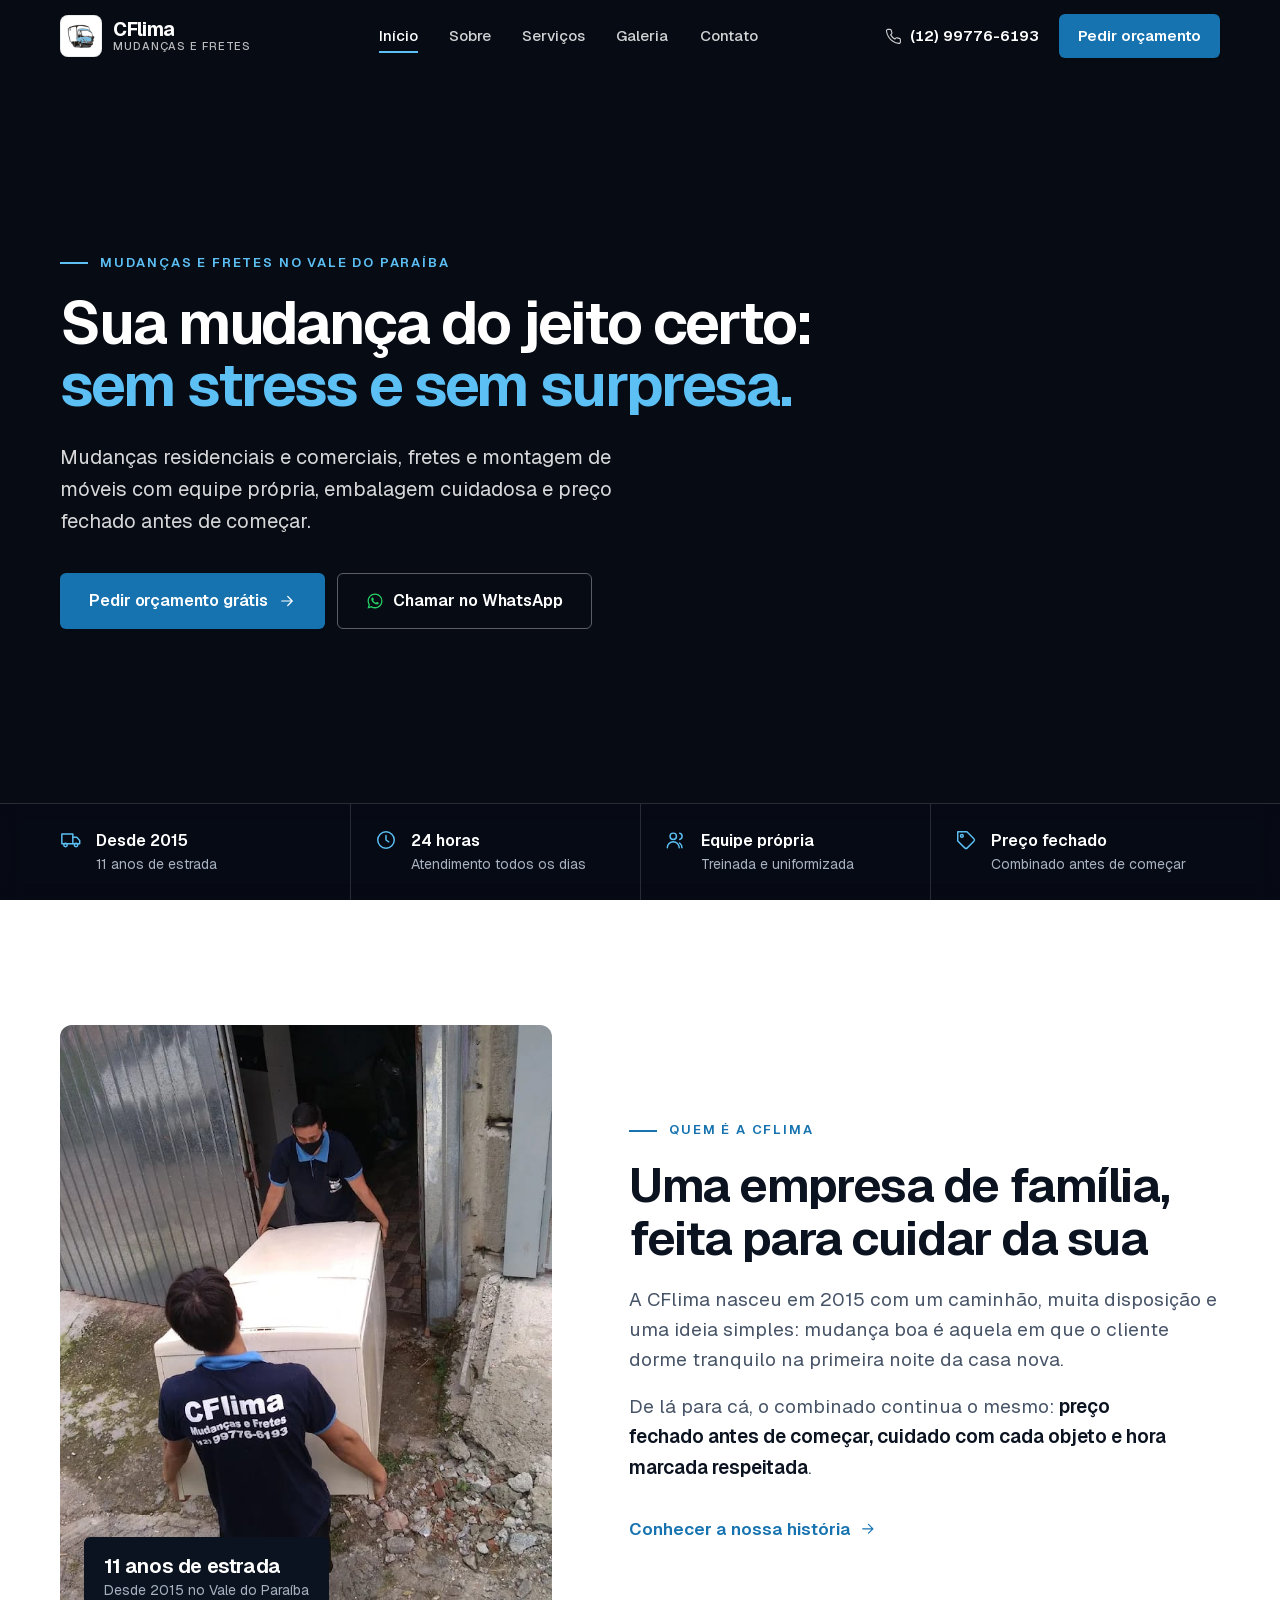
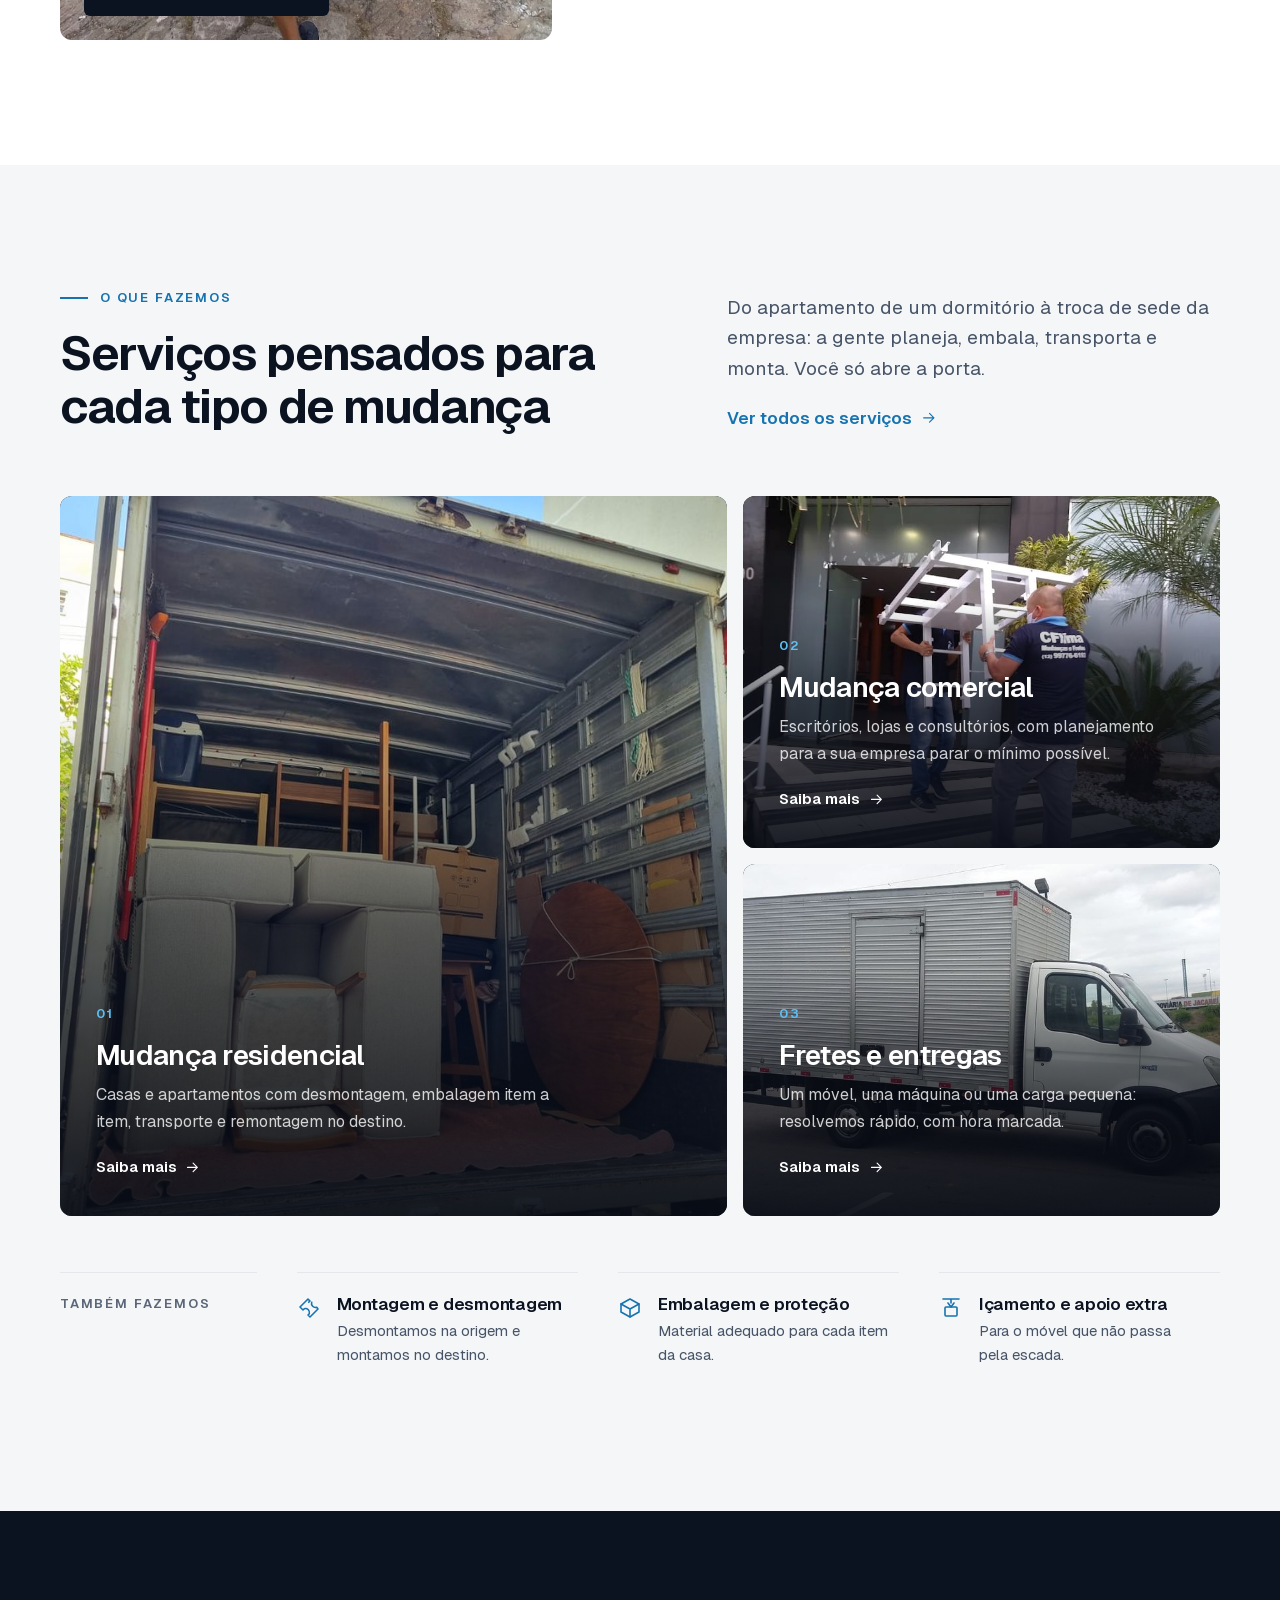
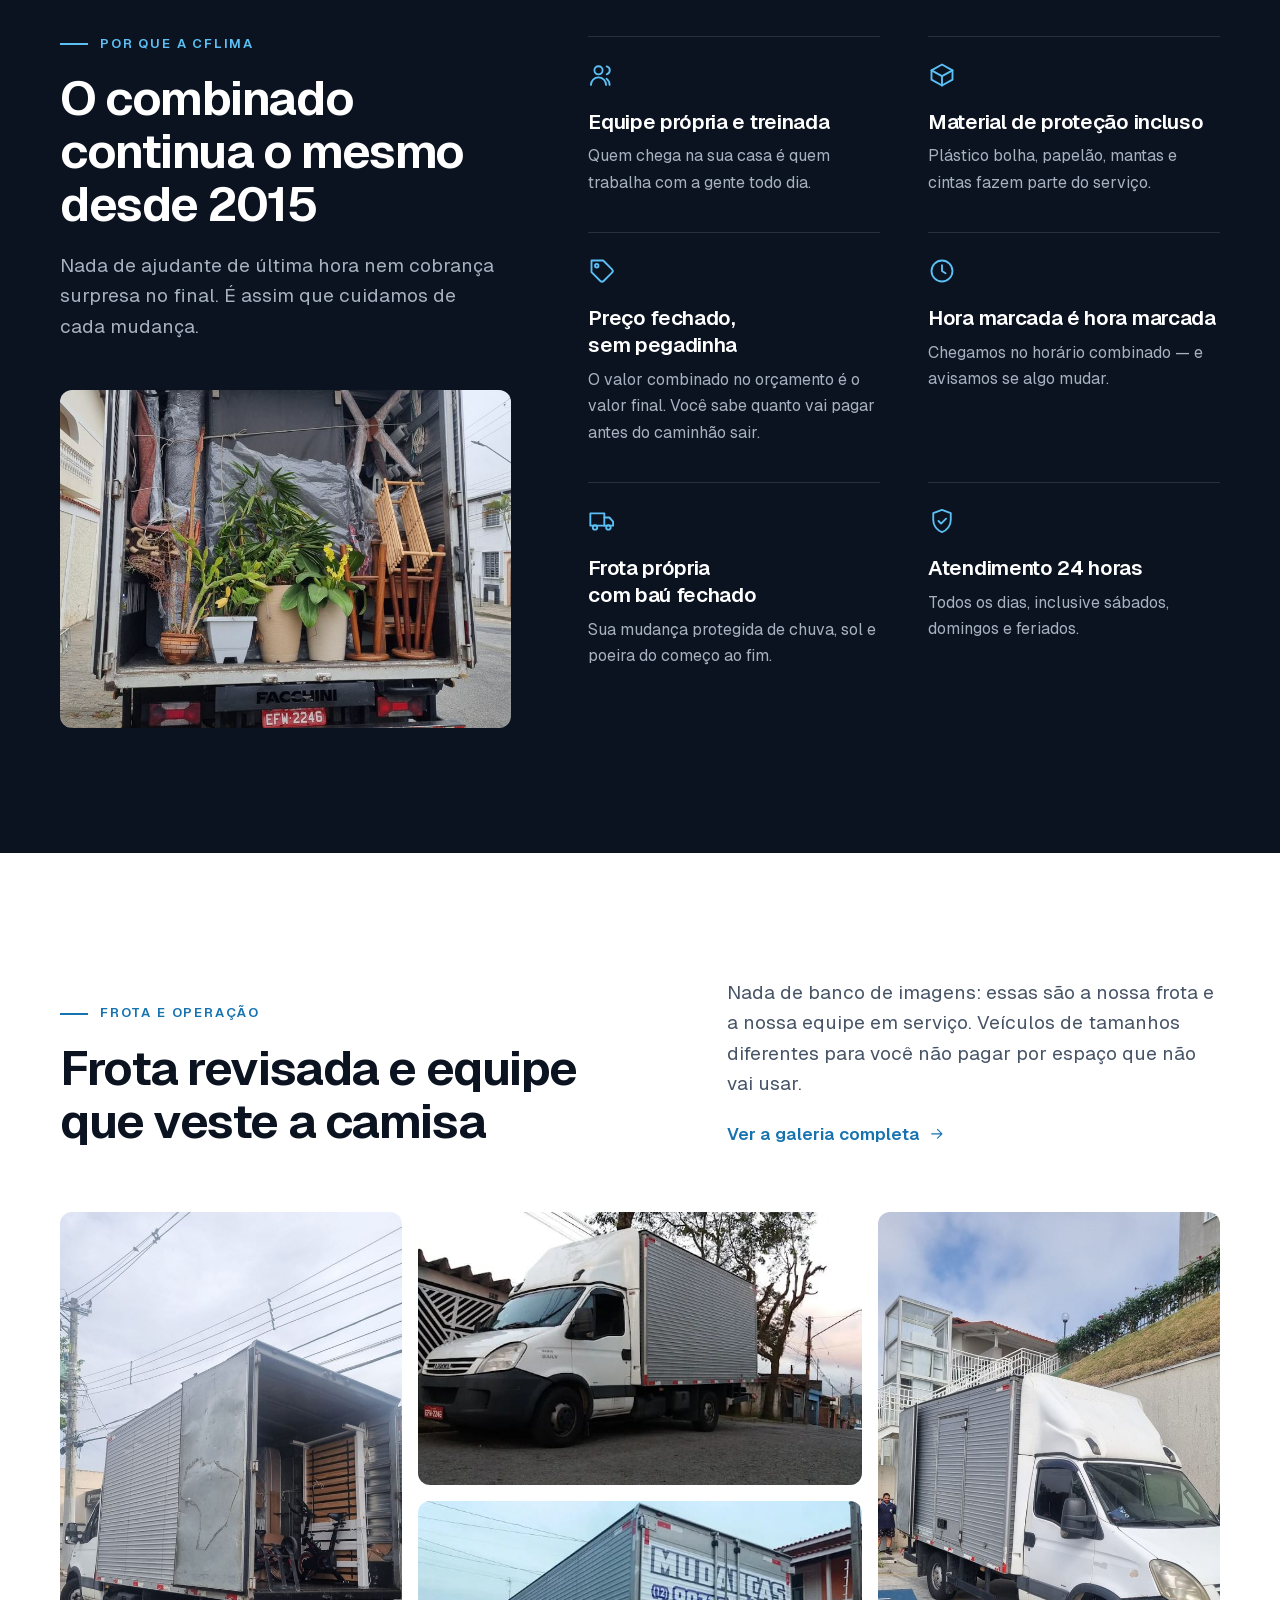
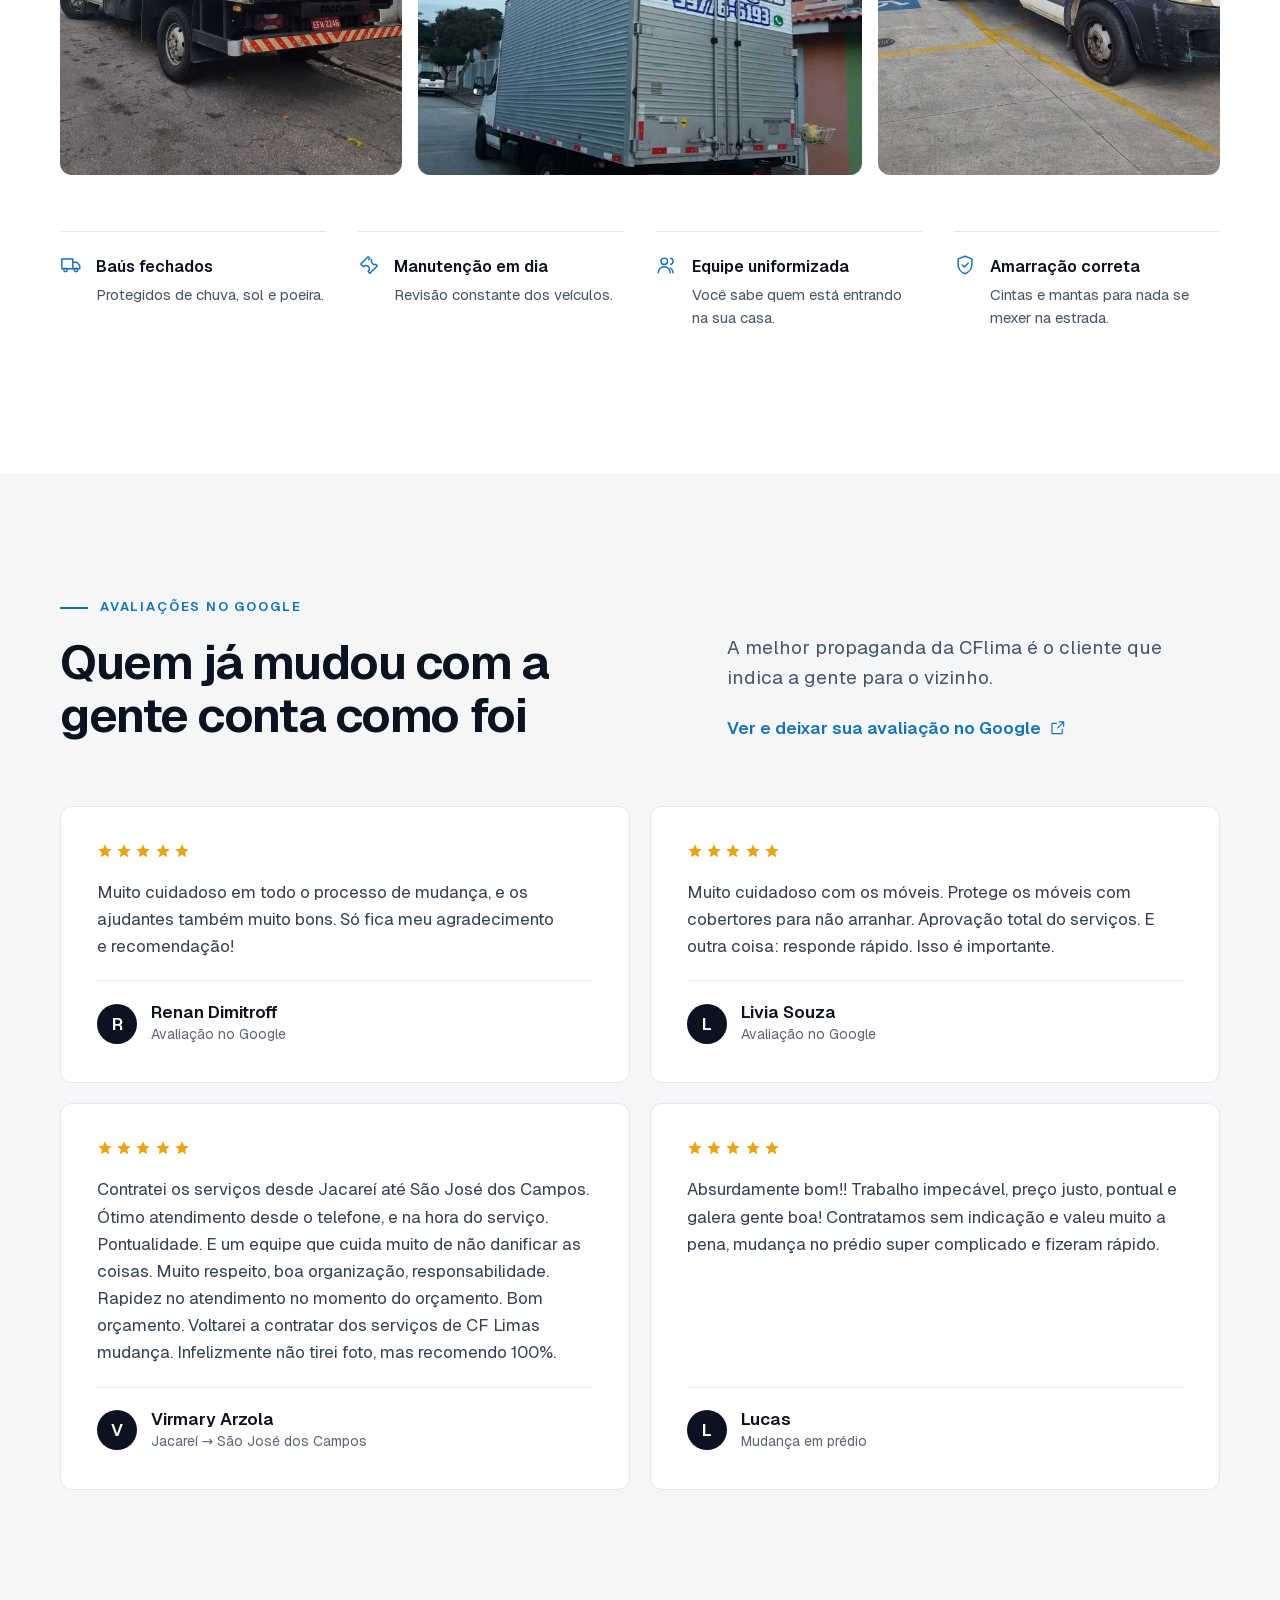
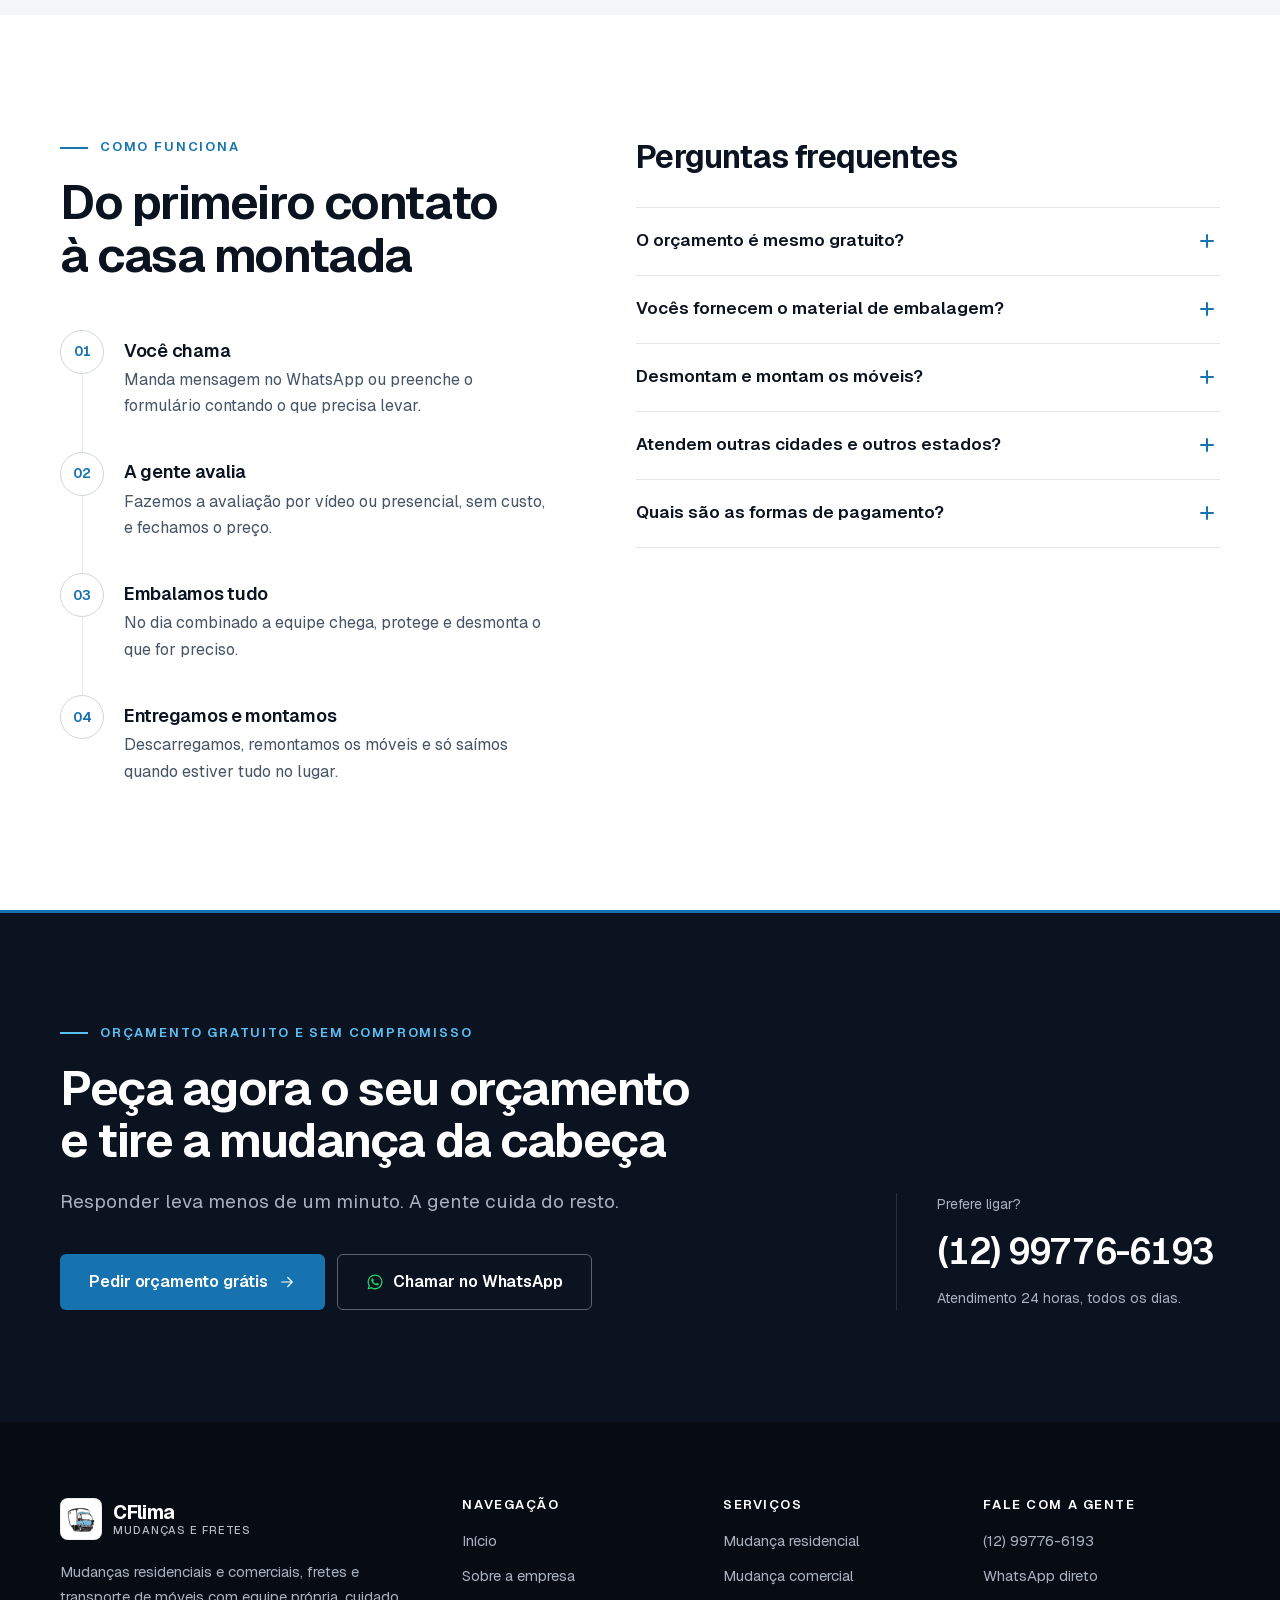
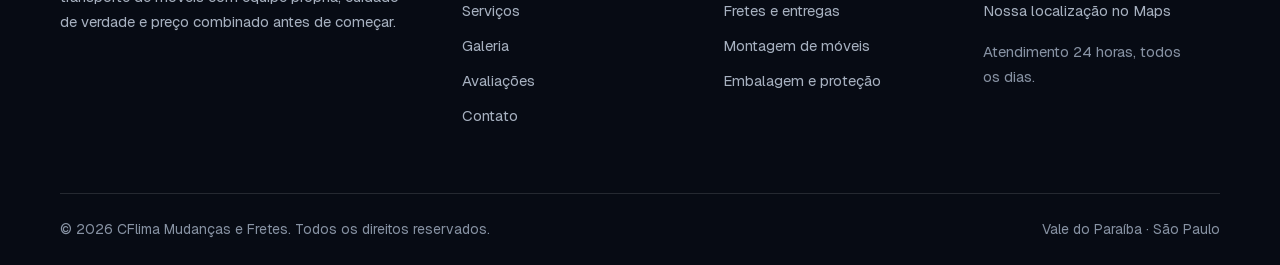
<file: index.html>
<!DOCTYPE html>
<html lang="pt-BR">
<head>
  <meta charset="utf-8">
  <meta name="viewport" content="width=device-width, initial-scale=1, viewport-fit=cover">
  <meta name="theme-color" content="#0b1220">

  <title>CF Lima Transportes | Mudanças e Fretes no Vale do Paraíba</title>
  <meta name="description" content="CF Lima Transportes: mudanças residenciais, comerciais, fretes e transporte de móveis com equipe própria, embalagem cuidadosa e preço fechado. Orçamento gratuito pelo WhatsApp.">
  <meta name="author" content="CF Lima Transportes">
  <meta name="application-name" content="CF Lima Transportes">
  <meta name="robots" content="index, follow, max-image-preview:large">

  <!-- ✏️ TROQUE "https://cflimatransportes.com.br" pelo endereço real do site (veja o README) -->
  <link rel="canonical" href="https://cflimatransportes.com.br/">

  <meta property="og:type" content="website">
  <meta property="og:locale" content="pt_BR">
  <meta property="og:site_name" content="CF Lima Transportes">
  <meta property="og:title" content="CF Lima Transportes | Sua mudança sem stress">
  <meta property="og:description" content="Mudanças residenciais e comerciais, fretes e transporte de móveis. Equipe própria, cuidado com cada item e orçamento gratuito pelo WhatsApp.">
  <meta property="og:url" content="https://cflimatransportes.com.br/">
  <meta property="og:image" content="https://cflimatransportes.com.br/images/frente.jpeg">
  <meta property="og:image:width" content="1599">
  <meta property="og:image:height" content="899">
  <meta property="og:image:alt" content="Caminhão baú da CF Lima Transportes">
  <meta name="twitter:card" content="summary_large_image">

  <link rel="icon" href="favicon.ico" sizes="any">
  <link rel="apple-touch-icon" href="images/apple-touch-icon.png">
  <link rel="manifest" href="site.webmanifest">

  <link rel="preload" href="fonts/geist-latin.woff2" as="font" type="font/woff2" crossorigin>
  <link rel="stylesheet" href="css/style.css">
  <!-- carregado no <head> (sem defer) para o conteúdo não "piscar" na entrada -->
  <script src="js/main.js"></script>

  <script type="application/ld+json">
  {
    "@context": "https://schema.org",
    "@type": "WebSite",
    "name": "CF Lima Transportes",
    "alternateName": ["CF Lima", "CFlima"],
    "url": "https://cflimatransportes.com.br/"
  }
  </script>

  <script type="application/ld+json">
  {
    "@context": "https://schema.org",
    "@type": "MovingCompany",
    "name": "CF Lima Transportes",
    "alternateName": ["CFlima", "CFlima Mudanças e Fretes"],
    "hasMap": "https://share.google/Mkr7TAGyecTT0mLDv",
    "image": "https://cflimatransportes.com.br/images/frente.jpeg",
    "logo": "https://cflimatransportes.com.br/images/logo.png",
    "url": "https://cflimatransportes.com.br/",
    "telephone": "+5512997766193",
    "priceRange": "$$",
    "foundingDate": "2015",
    "areaServed": [
      { "@type": "City", "name": "São José dos Campos" },
      { "@type": "City", "name": "Jacareí" },
      { "@type": "City", "name": "Taubaté" },
      { "@type": "City", "name": "Caçapava" },
      { "@type": "AdministrativeArea", "name": "Vale do Paraíba - SP" }
    ],
    "address": {
      "@type": "PostalAddress",
      "addressRegion": "SP",
      "addressCountry": "BR"
    },
    "openingHoursSpecification": {
      "@type": "OpeningHoursSpecification",
      "dayOfWeek": ["Monday","Tuesday","Wednesday","Thursday","Friday","Saturday","Sunday"],
      "opens": "00:00",
      "closes": "23:59"
    },
    "sameAs": ["https://wa.me/5512997766193"]
  }
  </script>
</head>

<body>
  <!-- Ícones usados na página (referenciados com <use href="#i-...">) -->
  <svg width="0" height="0" hidden>
    <symbol id="i-seta" viewBox="0 0 24 24"><path d="M5 12h14M13 6l6 6-6 6"/></symbol>
    <symbol id="i-externo" viewBox="0 0 24 24"><path d="M14 4h6v6M20 4l-8 8M18 14v5a1 1 0 0 1-1 1H5a1 1 0 0 1-1-1V7a1 1 0 0 1 1-1h5"/></symbol>
    <symbol id="i-tel" viewBox="0 0 24 24"><path d="M22 16.9v3a2 2 0 0 1-2.2 2 19.8 19.8 0 0 1-8.6-3.1 19.5 19.5 0 0 1-6-6A19.8 19.8 0 0 1 2.1 4.2 2 2 0 0 1 4.1 2h3a2 2 0 0 1 2 1.7c.1 1 .4 1.9.7 2.8a2 2 0 0 1-.5 2.1L8.1 9.8a16 16 0 0 0 6 6l1.2-1.2a2 2 0 0 1 2.1-.5c.9.3 1.8.6 2.8.7a2 2 0 0 1 1.8 2.1Z"/></symbol>
    <symbol id="i-wpp" viewBox="0 0 24 24"><path fill="currentColor" stroke="none" d="M12.04 2C6.58 2 2.13 6.45 2.13 11.91c0 1.75.46 3.46 1.32 4.96L2 22l5.25-1.38a9.9 9.9 0 0 0 4.79 1.22c5.46 0 9.91-4.45 9.91-9.91S17.5 2 12.04 2zm0 18.15a8.2 8.2 0 0 1-4.19-1.15l-.3-.18-3.12.82.83-3.04-.2-.31a8.2 8.2 0 0 1-1.26-4.38c0-4.54 3.7-8.23 8.25-8.23a8.19 8.19 0 0 1 8.24 8.23c0 4.54-3.7 8.24-8.25 8.24zm4.53-6.17c-.25-.12-1.47-.72-1.69-.81-.23-.08-.39-.12-.56.13-.16.24-.64.8-.79.97-.14.16-.29.18-.54.06-.25-.12-1.05-.39-2-1.23-.74-.66-1.24-1.47-1.38-1.72-.15-.25-.02-.38.11-.5.11-.11.25-.29.37-.44.12-.15.16-.25.25-.42.08-.16.04-.31-.02-.43-.06-.12-.56-1.34-.76-1.84-.2-.48-.4-.42-.56-.43h-.47c-.16 0-.43.06-.65.31-.23.25-.86.84-.86 2.05s.88 2.38 1 2.54c.13.17 1.74 2.65 4.21 3.72.59.25 1.05.4 1.4.52.59.19 1.13.16 1.55.1.47-.07 1.47-.6 1.68-1.18.2-.58.2-1.08.15-1.18-.06-.11-.22-.17-.47-.29z"/></symbol>
    <symbol id="i-relogio" viewBox="0 0 24 24"><circle cx="12" cy="12" r="9"/><path d="M12 7v5l3 2"/></symbol>
    <symbol id="i-escudo" viewBox="0 0 24 24"><path d="M12 2.5 4.5 5.3v5.9c0 4.8 3.2 8.9 7.5 10.3 4.3-1.4 7.5-5.5 7.5-10.3V5.3L12 2.5Z"/><path d="m9 12 2.2 2.2L15.5 10"/></symbol>
    <symbol id="i-caminhao" viewBox="0 0 24 24"><path d="M2 5.5h12v10.5H2z"/><path d="M14 9h4.3l3.2 3.5V16H14"/><circle cx="6" cy="17.5" r="1.9"/><circle cx="17.5" cy="17.5" r="1.9"/></symbol>
    <symbol id="i-equipe" viewBox="0 0 24 24"><circle cx="9" cy="8" r="3.5"/><path d="M2.5 20.5a6.5 6.5 0 0 1 13 0"/><path d="M16 4.6a3.5 3.5 0 0 1 0 6.8M18.5 20.5a6.5 6.5 0 0 0-2.6-5.2"/></symbol>
    <symbol id="i-caixa" viewBox="0 0 24 24"><path d="M21 8 12 3 3 8v8l9 5 9-5V8Z"/><path d="m3 8 9 5 9-5M12 13v8"/></symbol>
    <symbol id="i-preco" viewBox="0 0 24 24"><path d="M20.6 13.4 13.4 20.6a2 2 0 0 1-2.8 0L3 13V3h10l7.6 7.6a2 2 0 0 1 0 2.8Z"/><circle cx="7.5" cy="7.5" r="1.5"/></symbol>
    <symbol id="i-ferramenta" viewBox="0 0 24 24"><path d="M14.7 6.3a4 4 0 0 0 5 5L21 13l-8 8-2-2 1.3-1.3a4 4 0 0 0-5-5L6 14 3 11l8-8 2 2-1.3 1.3"/></symbol>
    <symbol id="i-icamento" viewBox="0 0 24 24"><path d="M4 3h16M12 3v4"/><rect x="6" y="11" width="12" height="9" rx="1"/><path d="m9 7 3 4 3-4"/></symbol>
    <symbol id="i-pino" viewBox="0 0 24 24"><path d="M20 10c0 6-8 12-8 12s-8-6-8-12a8 8 0 0 1 16 0Z"/><circle cx="12" cy="10" r="3"/></symbol>
    <symbol id="i-estrela" viewBox="0 0 24 24"><path fill="currentColor" stroke="none" d="m12 2 3 6.6 7 .8-5.2 4.8 1.4 7L12 17.8 5.8 21.2l1.4-7L2 9.4l7-.8L12 2Z"/></symbol>
    <symbol id="i-lupa" viewBox="0 0 24 24"><circle cx="11" cy="11" r="7"/><path d="m20 20-3.5-3.5M11 8v6M8 11h6"/></symbol>
    <symbol id="i-fechar" viewBox="0 0 24 24"><path d="M18 6 6 18M6 6l12 12"/></symbol>
    <symbol id="i-ant" viewBox="0 0 24 24"><path d="m15 18-6-6 6-6"/></symbol>
    <symbol id="i-prox" viewBox="0 0 24 24"><path d="m9 6 6 6-6 6"/></symbol>
  </svg>

  <a class="pular" href="#conteudo">Pular para o conteúdo</a>

  <!-- ============================ CABEÇALHO ============================ -->
  <header class="cabecalho">
    <div class="container cabecalho__inner">
      <a class="marca" href="index.html" aria-label="CFlima Mudanças e Fretes — página inicial">
        <span class="marca__selo"><img src="images/icone-96.png" alt="" width="96" height="73"></span>
        <span class="marca__txt">
          <span class="marca__nome">CFlima</span>
          <span class="marca__sub">Mudanças e Fretes</span>
        </span>
      </a>

      <nav class="nav" aria-label="Menu principal">
        <a class="nav__link" href="index.html" aria-current="page">Início</a>
        <a class="nav__link" href="sobre.html">Sobre</a>
        <a class="nav__link" href="servicos.html">Serviços</a>
        <a class="nav__link" href="galeria.html">Galeria</a>
        <a class="nav__link" href="contato.html">Contato</a>
      </nav>

      <div class="cabecalho__acoes">
        <a class="cabecalho__tel" href="tel:+5512997766193">
          <svg class="icone" aria-hidden="true"><use href="#i-tel"/></svg>
          (12) 99776-6193
        </a>
        <a class="btn btn--primario" href="contato.html">Pedir orçamento</a>
        <button class="hamburguer" type="button" aria-label="Abrir menu" aria-expanded="false" aria-controls="menu-mobile">
          <span></span><span></span>
        </button>
      </div>
    </div>
  </header>

  <div class="menu-mobile" id="menu-mobile">
    <nav aria-label="Menu principal no celular">
      <a href="index.html" aria-current="page">Início</a>
      <a href="sobre.html">Sobre</a>
      <a href="servicos.html">Serviços</a>
      <a href="galeria.html">Galeria</a>
      <a href="contato.html">Contato</a>
    </nav>
    <div class="menu-mobile__acoes">
      <a class="btn btn--primario btn--g" href="contato.html">Pedir orçamento grátis</a>
      <a class="btn btn--contorno btn--g" href="https://wa.me/5512997766193?text=Ol%C3%A1%2C%20CFlima!%20Gostaria%20de%20um%20or%C3%A7amento%20de%20mudan%C3%A7a." target="_blank" rel="noopener noreferrer">
        <svg class="icone ico-wpp" aria-hidden="true"><use href="#i-wpp"/></svg>
        Chamar no WhatsApp
      </a>
      <a class="btn btn--contorno btn--g" href="tel:+5512997766193">
        <svg class="icone" aria-hidden="true"><use href="#i-tel"/></svg>
        Ligar: (12) 99776-6193
      </a>
    </div>
  </div>

  <main id="conteudo">

    <!-- ================================ HERO ============================= -->
    <!-- No computador aparece frente.jpeg (paisagem); no celular, frente2.jpeg
         (retrato), que enquadra melhor o caminhão numa tela vertical. -->
    <section class="hero escuro">
      <div class="hero__midia">
        <picture>
          <source media="(max-width: 767px)" srcset="images/frente2-800.jpg 800w, images/frente2.jpeg 1200w" sizes="100vw" width="1200" height="1600">
          <img src="images/frente.jpeg" srcset="images/frente-960.jpg 960w, images/frente.jpeg 1599w" sizes="100vw" width="1599" height="899" fetchpriority="high" decoding="async" alt="Caminhão baú da CFlima estacionado na rua, pronto para mais uma mudança">
        </picture>
      </div>

      <div class="container hero__conteudo">
        <div class="hero__texto">
          <p class="olho reveal">Mudanças e fretes no Vale do Paraíba</p>
          <h1 class="reveal d1">Sua mudança do jeito certo: <span>sem stress e sem surpresa.</span></h1>
          <p class="hero__lead reveal d2">
            Mudanças residenciais e comerciais, fretes e montagem de móveis com
            equipe própria, embalagem cuidadosa e preço fechado antes de começar.
          </p>
          <div class="acoes reveal d3">
            <a class="btn btn--primario btn--g" href="contato.html">
              Pedir orçamento grátis
              <svg class="icone" aria-hidden="true"><use href="#i-seta"/></svg>
            </a>
            <a class="btn btn--claro btn--g" href="https://wa.me/5512997766193?text=Ol%C3%A1%2C%20CFlima!%20Gostaria%20de%20um%20or%C3%A7amento%20de%20mudan%C3%A7a." target="_blank" rel="noopener noreferrer">
              <svg class="icone ico-wpp" aria-hidden="true"><use href="#i-wpp"/></svg>
              Chamar no WhatsApp
            </a>
          </div>
        </div>
      </div>

      <div class="hero__base">
        <ul class="container hero__fatos">
          <li>
            <svg class="icone" aria-hidden="true"><use href="#i-caminhao"/></svg>
            <span><b>Desde <span data-ano-fundacao>2015</span></b><span><span data-anos>11</span> anos de estrada</span></span>
          </li>
          <li>
            <svg class="icone" aria-hidden="true"><use href="#i-relogio"/></svg>
            <span><b>24 horas</b><span>Atendimento todos os dias</span></span>
          </li>
          <li>
            <svg class="icone" aria-hidden="true"><use href="#i-equipe"/></svg>
            <span><b>Equipe própria</b><span>Treinada e uniformizada</span></span>
          </li>
          <li>
            <svg class="icone" aria-hidden="true"><use href="#i-preco"/></svg>
            <span><b>Preço fechado</b><span>Combinado antes de começar</span></span>
          </li>
        </ul>
      </div>
    </section>

    <!-- ============================ APRESENTAÇÃO ======================== -->
    <section class="secao" id="sobre" aria-labelledby="titulo-sobre">
      <div class="container intro">
        <figure class="intro__midia reveal">
          <img src="images/carregando.jpeg" width="720" height="1280" loading="lazy" decoding="async" alt="Dois profissionais da CFlima, de uniforme, carregando um freezer com cuidado">
          <!-- ✏️ Os anos são calculados sozinhos pelo ano de fundação (js/main.js) -->
          <figcaption class="selo-anos">
            <b><span data-anos>11</span> anos de estrada</b>
            <span>Desde <span data-ano-fundacao>2015</span> no Vale do Paraíba</span>
          </figcaption>
        </figure>

        <div class="intro__texto">
          <p class="olho reveal">Quem é a CFlima</p>
          <h2 class="reveal d1" id="titulo-sobre">Uma empresa de família, feita para cuidar da sua</h2>
          <p class="lead reveal d2">
            A CFlima nasceu em <span data-ano-fundacao>2015</span> com um caminhão, muita disposição
            e uma ideia simples: mudança boa é aquela em que o cliente dorme tranquilo na
            primeira noite da casa nova.
          </p>
          <p class="lead reveal d2">
            De lá para cá, o combinado continua o mesmo: <b>preço fechado antes de começar,
            cuidado com cada objeto e hora marcada respeitada</b>.
          </p>
          <a class="link-seta reveal d3" href="sobre.html">
            Conhecer a nossa história
            <svg class="icone" aria-hidden="true"><use href="#i-seta"/></svg>
          </a>
        </div>
      </div>
    </section>

    <!-- ============================== SERVIÇOS ========================== -->
    <section class="secao secao--cinza" id="servicos" aria-labelledby="titulo-servicos">
      <div class="container">
        <div class="cabeca-secao cabeca-secao--dividida">
          <div>
            <p class="olho reveal">O que fazemos</p>
            <h2 class="reveal d1" id="titulo-servicos">Serviços pensados para cada tipo de mudança</h2>
          </div>
          <div class="cabeca-secao__lado reveal d2">
            <p class="lead">
              Do apartamento de um dormitório à troca de sede da empresa: a gente planeja,
              embala, transporta e monta. Você só abre a porta.
            </p>
            <a class="link-seta" href="servicos.html">
              Ver todos os serviços
              <svg class="icone" aria-hidden="true"><use href="#i-seta"/></svg>
            </a>
          </div>
        </div>

        <div class="servicos-home">
          <article class="card-servico card-servico--grande reveal">
            <img src="images/trasaberto2-800.jpg" srcset="images/trasaberto2-800.jpg 800w, images/trasaberto2.jpeg 1200w" sizes="(min-width: 960px) 700px, 100vw" width="800" height="1067" loading="lazy" decoding="async" alt="Baú do caminhão aberto com sofá, cadeiras e mesa organizados para a viagem">
            <div class="card-servico__corpo">
              <span class="card-servico__num">01</span>
              <h3><a href="servicos.html#residencial">Mudança residencial</a></h3>
              <p>Casas e apartamentos com desmontagem, embalagem item a item, transporte e remontagem no destino.</p>
              <span class="card-servico__mais" aria-hidden="true">Saiba mais <svg class="icone"><use href="#i-seta"/></svg></span>
            </div>
          </article>

          <article class="card-servico reveal d1">
            <img src="images/carregando2.jpeg" width="720" height="960" loading="lazy" decoding="async" alt="Equipe da CFlima carregando um móvel na entrada de um prédio comercial">
            <div class="card-servico__corpo">
              <span class="card-servico__num">02</span>
              <h3><a href="servicos.html#comercial">Mudança comercial</a></h3>
              <p>Escritórios, lojas e consultórios, com planejamento para a sua empresa parar o mínimo possível.</p>
              <span class="card-servico__mais" aria-hidden="true">Saiba mais <svg class="icone"><use href="#i-seta"/></svg></span>
            </div>
          </article>

          <article class="card-servico reveal d2">
            <img src="images/lado-960.jpg" srcset="images/lado-960.jpg 960w, images/lado.jpeg 1599w" sizes="(min-width: 960px) 500px, 100vw" width="960" height="540" loading="lazy" decoding="async" alt="Caminhão baú da CFlima visto de lado">
            <div class="card-servico__corpo">
              <span class="card-servico__num">03</span>
              <h3><a href="servicos.html#fretes">Fretes e entregas</a></h3>
              <p>Um móvel, uma máquina ou uma carga pequena: resolvemos rápido, com hora marcada.</p>
              <span class="card-servico__mais" aria-hidden="true">Saiba mais <svg class="icone"><use href="#i-seta"/></svg></span>
            </div>
          </article>
        </div>

        <div class="servicos-extra reveal">
          <p class="servicos-extra__titulo">Também fazemos</p>
          <div class="servico-mini">
            <svg class="icone" aria-hidden="true"><use href="#i-ferramenta"/></svg>
            <div>
              <h3><a href="servicos.html#montagem">Montagem e desmontagem</a></h3>
              <p>Desmontamos na origem e montamos no destino.</p>
            </div>
          </div>
          <div class="servico-mini">
            <svg class="icone" aria-hidden="true"><use href="#i-caixa"/></svg>
            <div>
              <h3><a href="servicos.html#embalagem">Embalagem e proteção</a></h3>
              <p>Material adequado para cada item da casa.</p>
            </div>
          </div>
          <div class="servico-mini">
            <svg class="icone" aria-hidden="true"><use href="#i-icamento"/></svg>
            <div>
              <h3><a href="servicos.html#icamento">Içamento e apoio extra</a></h3>
              <p>Para o móvel que não passa pela escada.</p>
            </div>
          </div>
        </div>
      </div>
    </section>

    <!-- ============================ DIFERENCIAIS ======================== -->
    <section class="secao escuro" aria-labelledby="titulo-diferenciais">
      <div class="container diferenciais">
        <div class="diferenciais__intro">
          <p class="olho reveal">Por que a CFlima</p>
          <h2 class="reveal d1" id="titulo-diferenciais">O combinado continua o mesmo desde <span data-ano-fundacao>2015</span></h2>
          <p class="lead reveal d2">
            Nada de ajudante de última hora nem cobrança surpresa no final.
            É assim que cuidamos de cada mudança.
          </p>
          <figure class="reveal d3">
            <img src="images/trasaberto3-800.jpg" width="800" height="1067" loading="lazy" decoding="async" alt="Interior do baú com móveis embalados em plástico e amarrados com cordas">
          </figure>
        </div>

        <ul class="diferenciais__lista">
          <li class="diferencial reveal">
            <svg class="icone" aria-hidden="true"><use href="#i-equipe"/></svg>
            <h3>Equipe própria e treinada</h3>
            <p>Quem chega na sua casa é quem trabalha com a gente todo dia.</p>
          </li>
          <li class="diferencial reveal d1">
            <svg class="icone" aria-hidden="true"><use href="#i-caixa"/></svg>
            <h3>Material de proteção incluso</h3>
            <p>Plástico bolha, papelão, mantas e cintas fazem parte do serviço.</p>
          </li>
          <li class="diferencial reveal">
            <svg class="icone" aria-hidden="true"><use href="#i-preco"/></svg>
            <h3>Preço fechado, sem pegadinha</h3>
            <p>O valor combinado no orçamento é o valor final. Você sabe quanto vai pagar antes do caminhão sair.</p>
          </li>
          <li class="diferencial reveal d1">
            <svg class="icone" aria-hidden="true"><use href="#i-relogio"/></svg>
            <h3>Hora marcada é hora marcada</h3>
            <p>Chegamos no horário combinado — e avisamos se algo mudar.</p>
          </li>
          <li class="diferencial reveal">
            <svg class="icone" aria-hidden="true"><use href="#i-caminhao"/></svg>
            <h3>Frota própria com baú fechado</h3>
            <p>Sua mudança protegida de chuva, sol e poeira do começo ao fim.</p>
          </li>
          <li class="diferencial reveal d1">
            <svg class="icone" aria-hidden="true"><use href="#i-escudo"/></svg>
            <h3>Atendimento 24 horas</h3>
            <p>Todos os dias, inclusive sábados, domingos e feriados.</p>
          </li>
        </ul>
      </div>
    </section>

    <!-- =========================== FROTA E OPERAÇÃO ===================== -->
    <section class="secao" id="fotos" aria-labelledby="titulo-frota">
      <div class="container">
        <div class="cabeca-secao cabeca-secao--dividida">
          <div>
            <p class="olho reveal">Frota e operação</p>
            <h2 class="reveal d1" id="titulo-frota">Frota revisada e equipe que veste a camisa</h2>
          </div>
          <div class="cabeca-secao__lado reveal d2">
            <p class="lead">
              Nada de banco de imagens: essas são a nossa frota e a nossa equipe em serviço.
              Veículos de tamanhos diferentes para você não pagar por espaço que não vai usar.
            </p>
            <a class="link-seta" href="galeria.html">
              Ver a galeria completa
              <svg class="icone" aria-hidden="true"><use href="#i-seta"/></svg>
            </a>
          </div>
        </div>

        <div class="mosaico reveal">
          <button class="foto" type="button" data-full="images/trasaberto.jpeg" data-legenda="Baú organizado: cada peça amarrada e protegida">
            <img src="images/trasaberto-800.jpg" width="800" height="1067" loading="lazy" decoding="async" alt="Caminhão com o baú aberto e a mudança organizada e amarrada">
            <span class="foto__legenda" aria-hidden="true">Carga amarrada e protegida</span>
            <span class="foto__lupa" aria-hidden="true"><svg class="icone"><use href="#i-lupa"/></svg></span>
          </button>
          <button class="foto" type="button" data-full="images/frentebaixo.jpeg" data-legenda="Nosso caminhão pronto para o próximo endereço">
            <img src="images/frentebaixo.jpeg" width="720" height="405" loading="lazy" decoding="async" alt="Caminhão baú da CFlima fotografado de frente, ao entardecer">
            <span class="foto__legenda" aria-hidden="true">Sempre pronto para o próximo endereço</span>
            <span class="foto__lupa" aria-hidden="true"><svg class="icone"><use href="#i-lupa"/></svg></span>
          </button>
          <button class="foto" type="button" data-full="images/trastxt.jpeg" data-legenda="É só ligar: (12) 99776-6193">
            <img src="images/trastxt.jpeg" width="720" height="405" loading="lazy" decoding="async" alt="Traseira do caminhão com o telefone (12) 99776-6193">
            <span class="foto__legenda" aria-hidden="true">Você já deve ter visto a gente por aí</span>
            <span class="foto__lupa" aria-hidden="true"><svg class="icone"><use href="#i-lupa"/></svg></span>
          </button>
          <button class="foto" type="button" data-full="images/frente2.jpeg" data-legenda="Caminhão pronto para sair para mais um serviço">
            <img src="images/frente2-800.jpg" width="800" height="1067" loading="lazy" decoding="async" alt="Caminhão baú da CFlima estacionado em um condomínio, com um integrante da equipe ao fundo">
            <span class="foto__legenda" aria-hidden="true">Pronto para mais um serviço</span>
            <span class="foto__lupa" aria-hidden="true"><svg class="icone"><use href="#i-lupa"/></svg></span>
          </button>
        </div>

        <ul class="faixa-check">
          <li class="reveal">
            <svg class="icone" aria-hidden="true"><use href="#i-caminhao"/></svg>
            <span><b>Baús fechados</b><span>Protegidos de chuva, sol e poeira.</span></span>
          </li>
          <li class="reveal d1">
            <svg class="icone" aria-hidden="true"><use href="#i-ferramenta"/></svg>
            <span><b>Manutenção em dia</b><span>Revisão constante dos veículos.</span></span>
          </li>
          <li class="reveal d2">
            <svg class="icone" aria-hidden="true"><use href="#i-equipe"/></svg>
            <span><b>Equipe uniformizada</b><span>Você sabe quem está entrando na sua casa.</span></span>
          </li>
          <li class="reveal d3">
            <svg class="icone" aria-hidden="true"><use href="#i-escudo"/></svg>
            <span><b>Amarração correta</b><span>Cintas e mantas para nada se mexer na estrada.</span></span>
          </li>
        </ul>
      </div>
    </section>

    <!-- ============================= AVALIAÇÕES ========================= -->
    <!-- Depoimentos REAIS de clientes (avaliações recebidas no Google).
         Para acrescentar outro, copie um bloco <blockquote class="depoimento">
         inteiro e troque o texto, a inicial do avatar e o nome. -->
    <section class="secao secao--cinza" id="avaliacoes" aria-labelledby="titulo-avaliacoes">
      <div class="container">
        <div class="cabeca-secao cabeca-secao--dividida">
          <div>
            <p class="olho reveal">Avaliações no Google</p>
            <h2 class="reveal d1" id="titulo-avaliacoes">Quem já mudou com a gente conta como foi</h2>
          </div>
          <div class="cabeca-secao__lado reveal d2">
            <p class="lead">A melhor propaganda da CFlima é o cliente que indica a gente para o vizinho.</p>
            <a class="link-seta" href="https://share.google/Mkr7TAGyecTT0mLDv" target="_blank" rel="noopener noreferrer">
              Ver e deixar sua avaliação no Google
              <svg class="icone" aria-hidden="true"><use href="#i-externo"/></svg>
            </a>
          </div>
        </div>

        <div class="avaliacoes reveal" tabindex="0" role="region" aria-label="Avaliações de clientes">
          <blockquote class="depoimento">
            <div class="estrelas" role="img" aria-label="5 de 5 estrelas">
              <svg aria-hidden="true"><use href="#i-estrela"/></svg><svg aria-hidden="true"><use href="#i-estrela"/></svg><svg aria-hidden="true"><use href="#i-estrela"/></svg><svg aria-hidden="true"><use href="#i-estrela"/></svg><svg aria-hidden="true"><use href="#i-estrela"/></svg>
            </div>
            <p>Muito cuidadoso em todo o processo de mudança, e os ajudantes também muito bons. Só fica meu agradecimento e recomendação!</p>
            <footer>
              <span class="avatar" aria-hidden="true">R</span>
              <span><cite>Renan Dimitroff</cite><span>Avaliação no Google</span></span>
            </footer>
          </blockquote>

          <blockquote class="depoimento">
            <div class="estrelas" role="img" aria-label="5 de 5 estrelas">
              <svg aria-hidden="true"><use href="#i-estrela"/></svg><svg aria-hidden="true"><use href="#i-estrela"/></svg><svg aria-hidden="true"><use href="#i-estrela"/></svg><svg aria-hidden="true"><use href="#i-estrela"/></svg><svg aria-hidden="true"><use href="#i-estrela"/></svg>
            </div>
            <p>Muito cuidadoso com os móveis. Protege os móveis com cobertores para não arranhar. Aprovação total do serviços. E outra coisa: responde rápido. Isso é importante.</p>
            <footer>
              <span class="avatar" aria-hidden="true">L</span>
              <span><cite>Livia Souza</cite><span>Avaliação no Google</span></span>
            </footer>
          </blockquote>

          <blockquote class="depoimento">
            <div class="estrelas" role="img" aria-label="5 de 5 estrelas">
              <svg aria-hidden="true"><use href="#i-estrela"/></svg><svg aria-hidden="true"><use href="#i-estrela"/></svg><svg aria-hidden="true"><use href="#i-estrela"/></svg><svg aria-hidden="true"><use href="#i-estrela"/></svg><svg aria-hidden="true"><use href="#i-estrela"/></svg>
            </div>
            <p>Contratei os serviços desde Jacareí até São José dos Campos. Ótimo atendimento desde o telefone, e na hora do serviço. Pontualidade. E um equipe que cuida muito de não danificar as coisas. Muito respeito, boa organização, responsabilidade. Rapidez no atendimento no momento do orçamento. Bom orçamento. Voltarei a contratar dos serviços de CF Limas mudança. Infelizmente não tirei foto, mas recomendo 100%.</p>
            <footer>
              <span class="avatar" aria-hidden="true">V</span>
              <span><cite>Virmary Arzola</cite><span>Jacareí → São José dos Campos</span></span>
            </footer>
          </blockquote>

          <blockquote class="depoimento">
            <div class="estrelas" role="img" aria-label="5 de 5 estrelas">
              <svg aria-hidden="true"><use href="#i-estrela"/></svg><svg aria-hidden="true"><use href="#i-estrela"/></svg><svg aria-hidden="true"><use href="#i-estrela"/></svg><svg aria-hidden="true"><use href="#i-estrela"/></svg><svg aria-hidden="true"><use href="#i-estrela"/></svg>
            </div>
            <p>Absurdamente bom!! Trabalho impecável, preço justo, pontual e galera gente boa! Contratamos sem indicação e valeu muito a pena, mudança no prédio super complicado e fizeram rápido.</p>
            <footer>
              <span class="avatar" aria-hidden="true">L</span>
              <span><cite>Lucas</cite><span>Mudança em prédio</span></span>
            </footer>
          </blockquote>
        </div>
      </div>
    </section>

    <!-- ========================= PROCESSO + FAQ ========================= -->
    <section class="secao" aria-labelledby="titulo-processo">
      <div class="container processo-faq">
        <div>
          <p class="olho reveal">Como funciona</p>
          <h2 class="reveal d1" id="titulo-processo">Do primeiro contato à casa montada</h2>
          <ol class="passos">
            <li class="reveal">
              <div>
                <h3>Você chama</h3>
                <p>Manda mensagem no WhatsApp ou preenche o formulário contando o que precisa levar.</p>
              </div>
            </li>
            <li class="reveal">
              <div>
                <h3>A gente avalia</h3>
                <p>Fazemos a avaliação por vídeo ou presencial, sem custo, e fechamos o preço.</p>
              </div>
            </li>
            <li class="reveal">
              <div>
                <h3>Embalamos tudo</h3>
                <p>No dia combinado a equipe chega, protege e desmonta o que for preciso.</p>
              </div>
            </li>
            <li class="reveal">
              <div>
                <h3>Entregamos e montamos</h3>
                <p>Descarregamos, remontamos os móveis e só saímos quando estiver tudo no lugar.</p>
              </div>
            </li>
          </ol>
        </div>

        <div>
          <h2 class="titulo-bloco reveal">Perguntas frequentes</h2>
          <div class="faq reveal d1">
            <details>
              <summary>O orçamento é mesmo gratuito?</summary>
              <div class="faq__corpo">É sim, e sem compromisso nenhum. Você manda uma lista dos móveis (ou um vídeo pelo WhatsApp) e devolvemos o valor fechado. Se preferir, vamos até o local avaliar pessoalmente.</div>
            </details>
            <details>
              <summary>Vocês fornecem o material de embalagem?</summary>
              <div class="faq__corpo">Sim. Plástico bolha, mantas, fitas, papelão e cintas de amarração já entram no serviço. Caixas em quantidade maior podem ser combinadas à parte.</div>
            </details>
            <details>
              <summary>Desmontam e montam os móveis?</summary>
              <div class="faq__corpo">Desmontamos no endereço de origem e montamos no destino: guarda-roupas, camas, mesas, estantes e o que mais for necessário.</div>
            </details>
            <details>
              <summary>Atendem outras cidades e outros estados?</summary>
              <div class="faq__corpo">Atendemos todo o Vale do Paraíba, o litoral norte, a Grande São Paulo e viagens para outros estados. Fale com a gente que montamos a rota.</div>
            </details>
            <details>
              <summary>Quais são as formas de pagamento?</summary>
              <div class="faq__corpo">Pix, dinheiro, cartão de débito e crédito. Combinamos tudo antes do início do serviço — sem cobrança surpresa no final.</div>
            </details>
          </div>
        </div>
      </div>
    </section>

    <!-- ================================ CTA ============================== -->
    <section class="cta escuro" aria-labelledby="titulo-cta">
      <div class="container cta__grade">
        <div>
          <p class="olho reveal">Orçamento gratuito e sem compromisso</p>
          <h2 class="reveal d1" id="titulo-cta">Peça agora o seu orçamento e tire a mudança da cabeça</h2>
          <p class="lead reveal d2">Responder leva menos de um minuto. A gente cuida do resto.</p>
          <div class="acoes reveal d3">
            <a class="btn btn--primario btn--g" href="contato.html">
              Pedir orçamento grátis
              <svg class="icone" aria-hidden="true"><use href="#i-seta"/></svg>
            </a>
            <a class="btn btn--claro btn--g" href="https://wa.me/5512997766193?text=Ol%C3%A1%2C%20CFlima!%20Gostaria%20de%20um%20or%C3%A7amento%20de%20mudan%C3%A7a." target="_blank" rel="noopener noreferrer">
              <svg class="icone ico-wpp" aria-hidden="true"><use href="#i-wpp"/></svg>
              Chamar no WhatsApp
            </a>
          </div>
        </div>
        <div class="cta__contato reveal d2">
          <small>Prefere ligar?</small>
          <a class="cta__tel" href="tel:+5512997766193">(12) 99776-6193</a>
          <small>Atendimento 24 horas, todos os dias.</small>
        </div>
      </div>
    </section>

  </main>

  <!-- =============================== RODAPÉ ============================ -->
  <footer class="rodape escuro">
    <div class="container">
      <div class="rodape__grade">
        <div class="rodape__marca">
          <a class="marca" href="index.html" aria-label="CFlima Mudanças e Fretes — página inicial">
            <span class="marca__selo"><img src="images/icone-96.png" alt="" width="96" height="73" loading="lazy"></span>
            <span class="marca__txt">
              <span class="marca__nome">CFlima</span>
              <span class="marca__sub">Mudanças e Fretes</span>
            </span>
          </a>
          <p>Mudanças residenciais e comerciais, fretes e transporte de móveis com equipe própria, cuidado de verdade e preço combinado antes de começar.</p>
        </div>

        <nav aria-label="Rodapé">
          <h2 class="rodape__titulo">Navegação</h2>
          <div class="rodape__links">
            <a href="index.html">Início</a>
            <a href="sobre.html">Sobre a empresa</a>
            <a href="servicos.html">Serviços</a>
            <a href="galeria.html">Galeria</a>
            <a href="index.html#avaliacoes">Avaliações</a>
            <a href="contato.html">Contato</a>
          </div>
        </nav>

        <div>
          <h2 class="rodape__titulo">Serviços</h2>
          <div class="rodape__links">
            <a href="servicos.html#residencial">Mudança residencial</a>
            <a href="servicos.html#comercial">Mudança comercial</a>
            <a href="servicos.html#fretes">Fretes e entregas</a>
            <a href="servicos.html#montagem">Montagem de móveis</a>
            <a href="servicos.html#embalagem">Embalagem e proteção</a>
          </div>
        </div>

        <div>
          <h2 class="rodape__titulo">Fale com a gente</h2>
          <div class="rodape__links">
            <a href="tel:+5512997766193">(12) 99776-6193</a>
            <a href="https://wa.me/5512997766193" target="_blank" rel="noopener noreferrer">WhatsApp direto</a>
            <a href="https://share.google/Mkr7TAGyecTT0mLDv" target="_blank" rel="noopener noreferrer">Nossa localização no Maps</a>
          </div>
          <p class="rodape__horario">Atendimento 24 horas, todos os dias.</p>
        </div>
      </div>

      <div class="rodape__base">
        <span>© <span data-ano-atual>2026</span> CFlima Mudanças e Fretes. Todos os direitos reservados.</span>
        <span>Vale do Paraíba · São Paulo</span>
      </div>
    </div>
  </footer>

  <a class="fab-wpp" href="https://wa.me/5512997766193?text=Ol%C3%A1%2C%20CFlima!%20Gostaria%20de%20um%20or%C3%A7amento%20de%20mudan%C3%A7a." target="_blank" rel="noopener noreferrer" aria-label="Falar no WhatsApp">
    <svg class="icone" aria-hidden="true"><use href="#i-wpp"/></svg>
  </a>

  <!-- ============================== LIGHTBOX =========================== -->
  <div class="lightbox" role="dialog" aria-modal="true" aria-label="Foto ampliada" aria-hidden="true">
    <button class="lightbox__fechar" type="button" aria-label="Fechar">
      <svg class="icone" aria-hidden="true"><use href="#i-fechar"/></svg>
    </button>
    <button class="lightbox__btn lightbox__btn--ant" type="button" aria-label="Foto anterior">
      <svg class="icone" aria-hidden="true"><use href="#i-ant"/></svg>
    </button>
    <figure class="lightbox__figura">
      <img class="lightbox__img" src="images/frente-960.jpg" alt="">
      <figcaption><span class="lightbox__legenda"></span><span class="lightbox__contador"></span></figcaption>
    </figure>
    <button class="lightbox__btn lightbox__btn--prox" type="button" aria-label="Próxima foto">
      <svg class="icone" aria-hidden="true"><use href="#i-prox"/></svg>
    </button>
  </div>

  <!-- Vercel Web Analytics (a fila window.va é criada em js/main.js) -->
  <script defer src="https://cdn.vercel-insights.com/v1/script.js"></script>
</body>
</html>
</file>
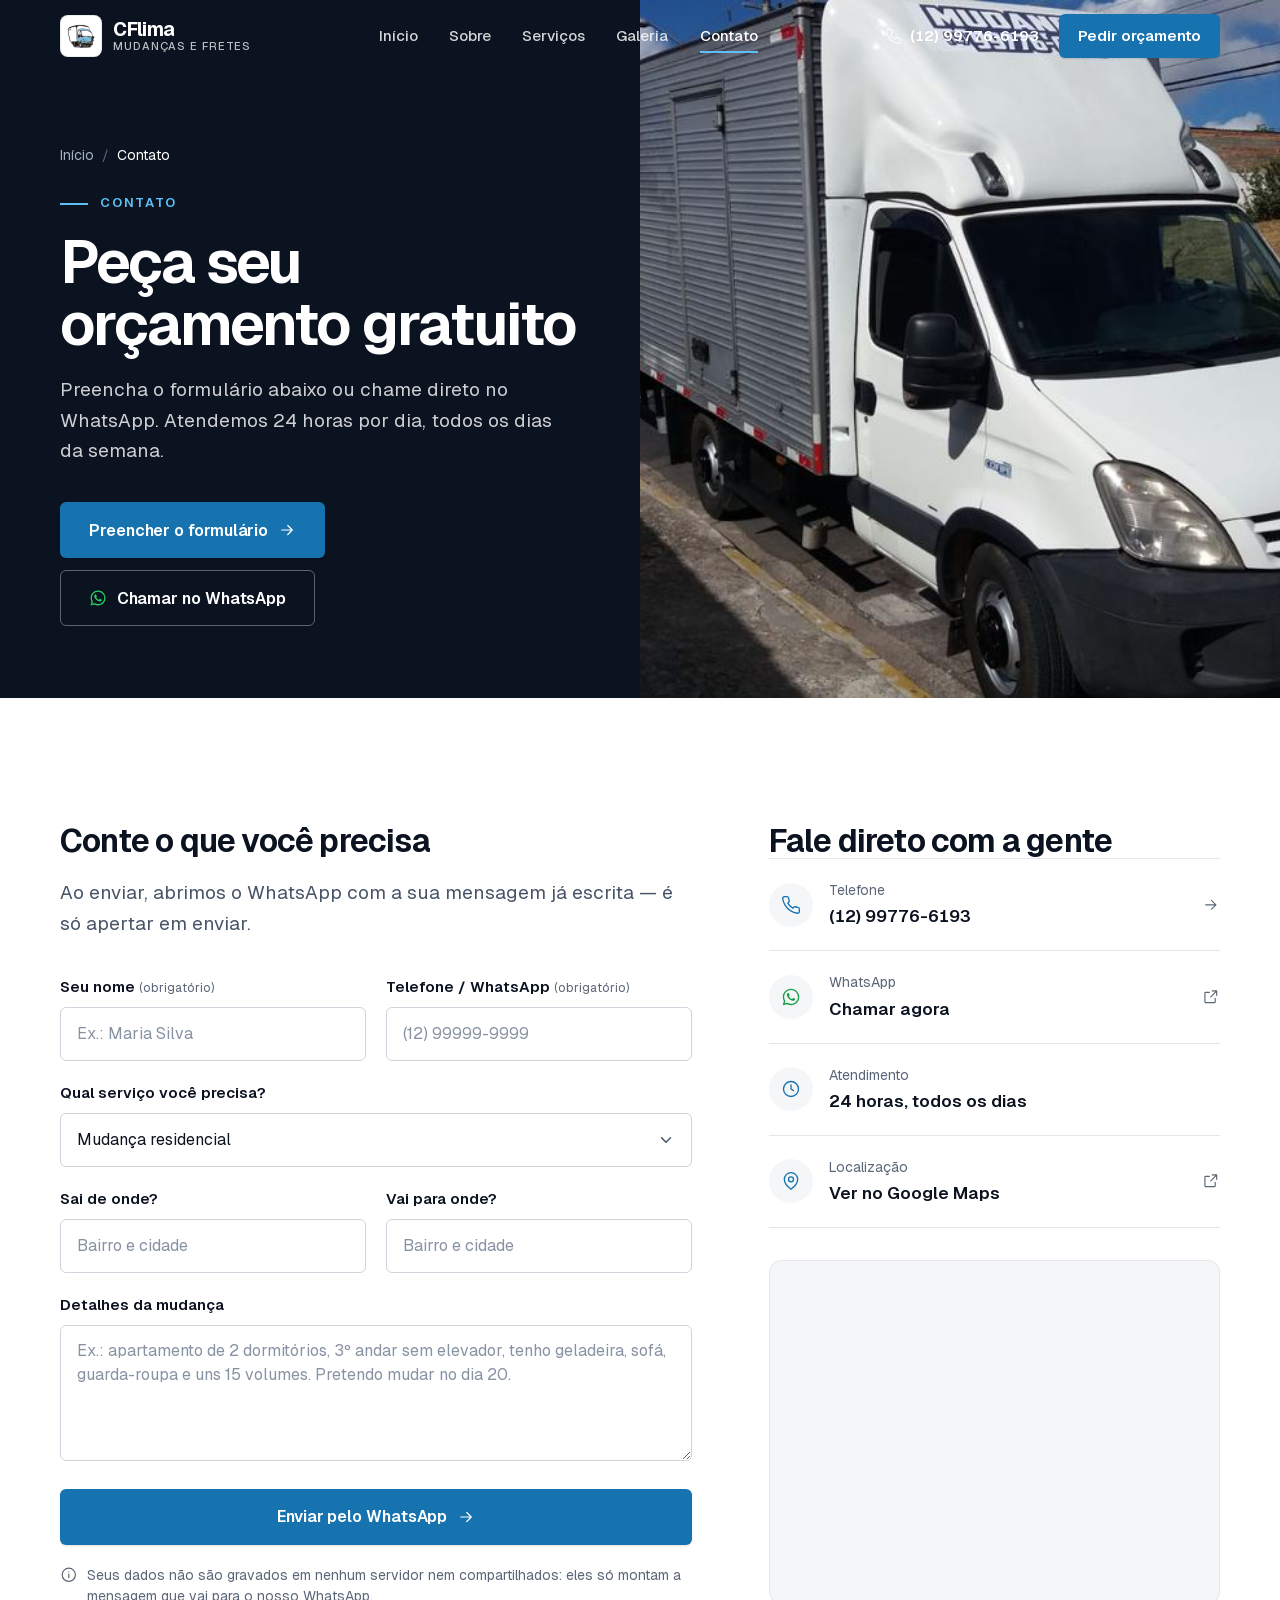
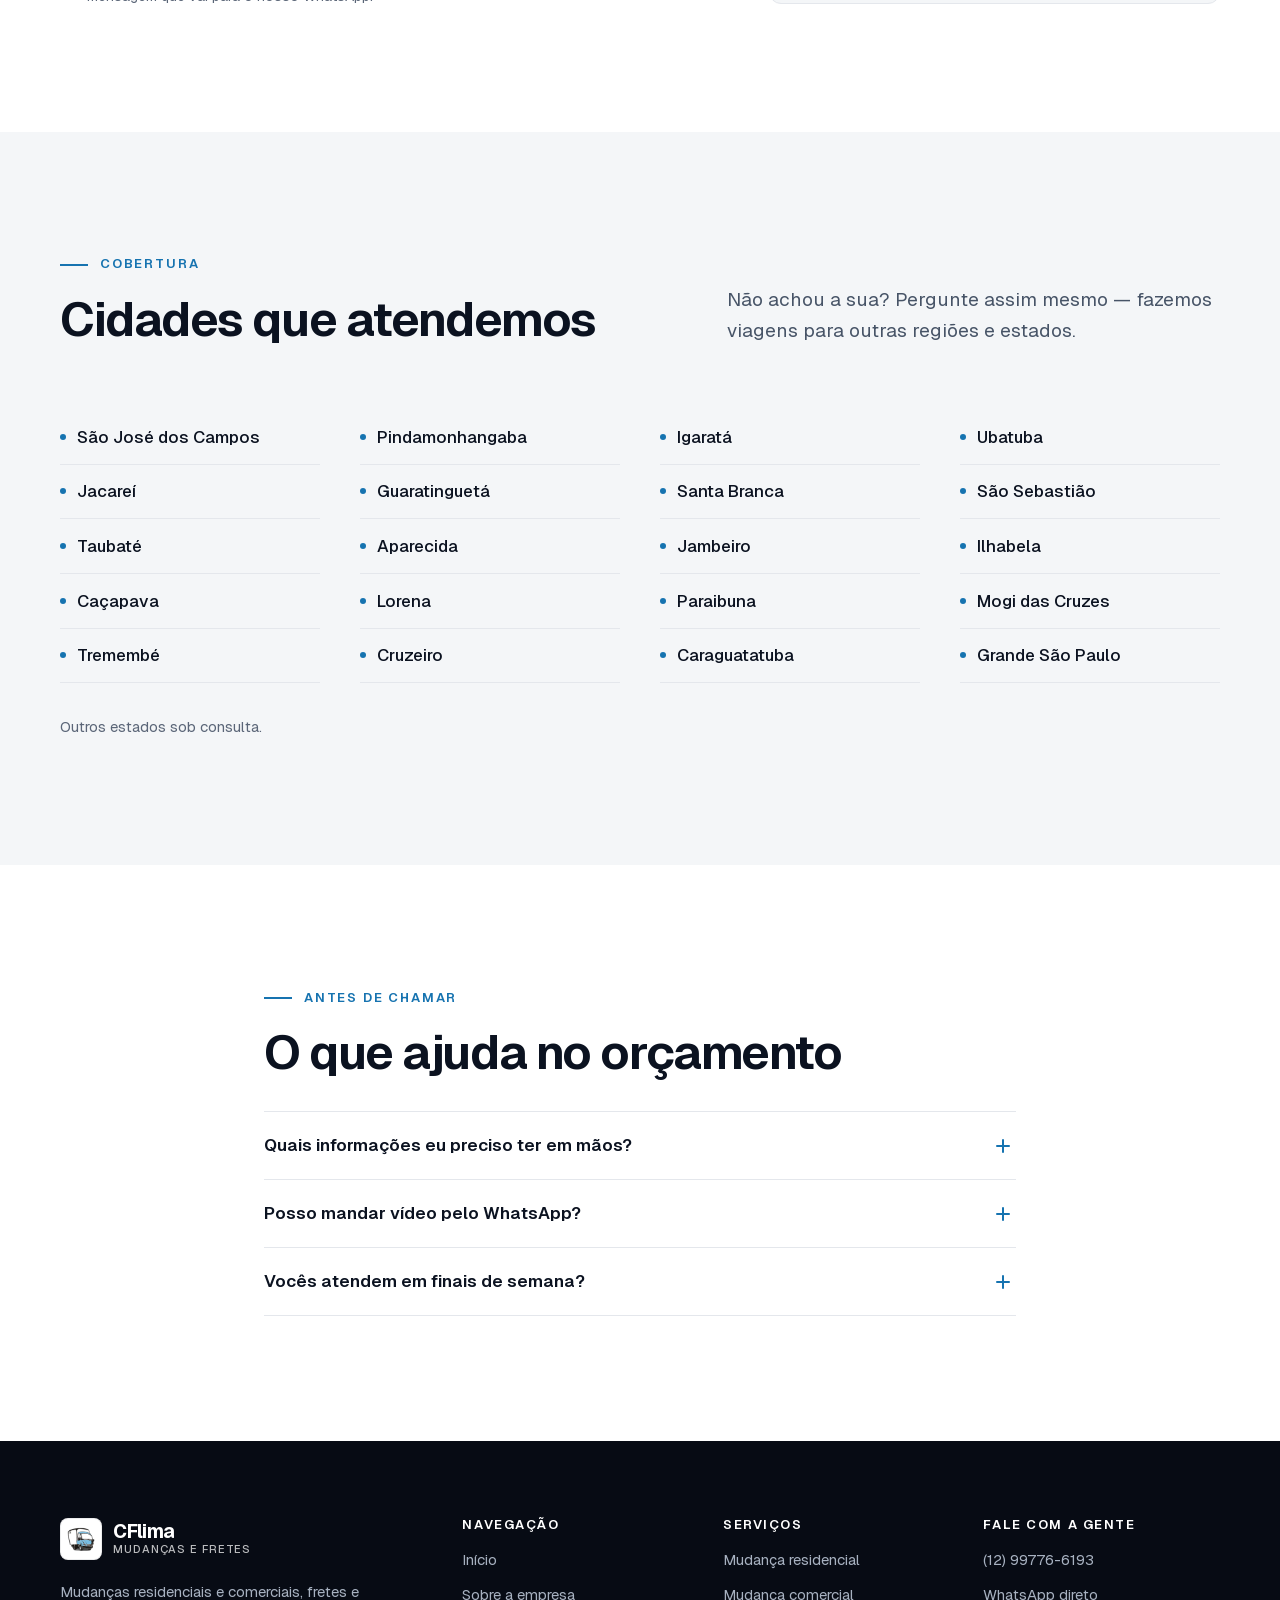
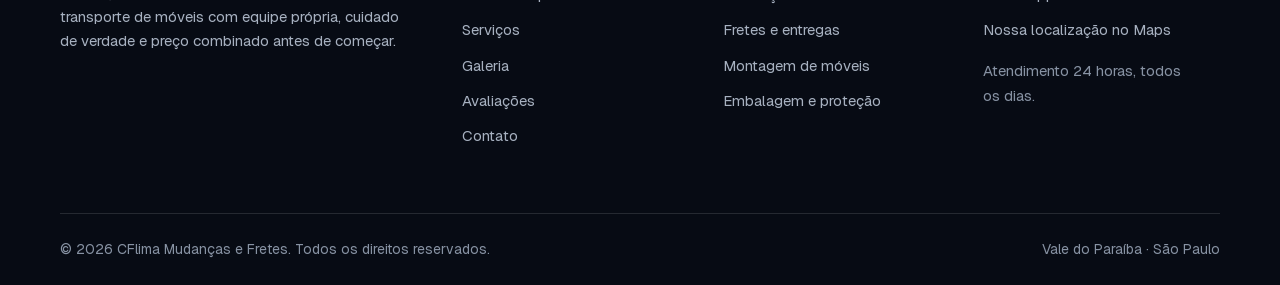
<file: contato.html>
<!DOCTYPE html>
<html lang="pt-BR">
<head>
  <meta charset="utf-8">
  <meta name="viewport" content="width=device-width, initial-scale=1, viewport-fit=cover">
  <meta name="theme-color" content="#0b1220">

  <title>Contato e orçamento grátis | CF Lima Transportes — (12) 99776-6193</title>
  <meta name="description" content="Peça seu orçamento gratuito de mudança ou frete com a CF Lima Transportes. Atendimento 24 horas pelo WhatsApp (12) 99776-6193, em todo o Vale do Paraíba.">
  <meta name="robots" content="index, follow, max-image-preview:large">
  <!-- ✏️ TROQUE "https://cflimatransportes.com.br" pelo endereço real do site -->
  <link rel="canonical" href="https://cflimatransportes.com.br/contato.html">

  <meta property="og:type" content="website">
  <meta property="og:locale" content="pt_BR">
  <meta property="og:site_name" content="CF Lima Transportes">
  <meta property="og:title" content="Fale com a CF Lima Transportes">
  <meta property="og:description" content="Orçamento gratuito e sem compromisso pelo WhatsApp (12) 99776-6193.">
  <meta property="og:url" content="https://cflimatransportes.com.br/contato.html">
  <meta property="og:image" content="https://cflimatransportes.com.br/images/frente.jpeg">
  <meta property="og:image:alt" content="Caminhão baú da CF Lima Transportes com o telefone (12) 99776-6193">
  <meta name="twitter:card" content="summary_large_image">

  <link rel="icon" href="favicon.ico" sizes="any">
  <link rel="apple-touch-icon" href="images/apple-touch-icon.png">
  <link rel="manifest" href="site.webmanifest">

  <link rel="preload" href="fonts/geist-latin.woff2" as="font" type="font/woff2" crossorigin>
  <link rel="stylesheet" href="css/style.css">
  <script src="js/main.js"></script>
</head>

<body>
  <svg width="0" height="0" hidden>
    <symbol id="i-seta" viewBox="0 0 24 24"><path d="M5 12h14M13 6l6 6-6 6"/></symbol>
    <symbol id="i-externo" viewBox="0 0 24 24"><path d="M14 4h6v6M20 4l-8 8M18 14v5a1 1 0 0 1-1 1H5a1 1 0 0 1-1-1V7a1 1 0 0 1 1-1h5"/></symbol>
    <symbol id="i-tel" viewBox="0 0 24 24"><path d="M22 16.9v3a2 2 0 0 1-2.2 2 19.8 19.8 0 0 1-8.6-3.1 19.5 19.5 0 0 1-6-6A19.8 19.8 0 0 1 2.1 4.2 2 2 0 0 1 4.1 2h3a2 2 0 0 1 2 1.7c.1 1 .4 1.9.7 2.8a2 2 0 0 1-.5 2.1L8.1 9.8a16 16 0 0 0 6 6l1.2-1.2a2 2 0 0 1 2.1-.5c.9.3 1.8.6 2.8.7a2 2 0 0 1 1.8 2.1Z"/></symbol>
    <symbol id="i-wpp" viewBox="0 0 24 24"><path fill="currentColor" stroke="none" d="M12.04 2C6.58 2 2.13 6.45 2.13 11.91c0 1.75.46 3.46 1.32 4.96L2 22l5.25-1.38a9.9 9.9 0 0 0 4.79 1.22c5.46 0 9.91-4.45 9.91-9.91S17.5 2 12.04 2zm0 18.15a8.2 8.2 0 0 1-4.19-1.15l-.3-.18-3.12.82.83-3.04-.2-.31a8.2 8.2 0 0 1-1.26-4.38c0-4.54 3.7-8.23 8.25-8.23a8.19 8.19 0 0 1 8.24 8.23c0 4.54-3.7 8.24-8.25 8.24zm4.53-6.17c-.25-.12-1.47-.72-1.69-.81-.23-.08-.39-.12-.56.13-.16.24-.64.8-.79.97-.14.16-.29.18-.54.06-.25-.12-1.05-.39-2-1.23-.74-.66-1.24-1.47-1.38-1.72-.15-.25-.02-.38.11-.5.11-.11.25-.29.37-.44.12-.15.16-.25.25-.42.08-.16.04-.31-.02-.43-.06-.12-.56-1.34-.76-1.84-.2-.48-.4-.42-.56-.43h-.47c-.16 0-.43.06-.65.31-.23.25-.86.84-.86 2.05s.88 2.38 1 2.54c.13.17 1.74 2.65 4.21 3.72.59.25 1.05.4 1.4.52.59.19 1.13.16 1.55.1.47-.07 1.47-.6 1.68-1.18.2-.58.2-1.08.15-1.18-.06-.11-.22-.17-.47-.29z"/></symbol>
    <symbol id="i-relogio" viewBox="0 0 24 24"><circle cx="12" cy="12" r="9"/><path d="M12 7v5l3 2"/></symbol>
    <symbol id="i-pino" viewBox="0 0 24 24"><path d="M20 10c0 6-8 12-8 12s-8-6-8-12a8 8 0 0 1 16 0Z"/><circle cx="12" cy="10" r="3"/></symbol>
    <symbol id="i-info" viewBox="0 0 24 24"><circle cx="12" cy="12" r="9"/><path d="M12 11v5M12 8h.01"/></symbol>
  </svg>

  <a class="pular" href="#conteudo">Pular para o conteúdo</a>

  <header class="cabecalho">
    <div class="container cabecalho__inner">
      <a class="marca" href="index.html" aria-label="CFlima Mudanças e Fretes — página inicial">
        <span class="marca__selo"><img src="images/icone-96.png" alt="" width="96" height="73"></span>
        <span class="marca__txt">
          <span class="marca__nome">CFlima</span>
          <span class="marca__sub">Mudanças e Fretes</span>
        </span>
      </a>

      <nav class="nav" aria-label="Menu principal">
        <a class="nav__link" href="index.html">Início</a>
        <a class="nav__link" href="sobre.html">Sobre</a>
        <a class="nav__link" href="servicos.html">Serviços</a>
        <a class="nav__link" href="galeria.html">Galeria</a>
        <a class="nav__link" href="contato.html" aria-current="page">Contato</a>
      </nav>

      <div class="cabecalho__acoes">
        <a class="cabecalho__tel" href="tel:+5512997766193">
          <svg class="icone" aria-hidden="true"><use href="#i-tel"/></svg>
          (12) 99776-6193
        </a>
        <a class="btn btn--primario" href="#form-orcamento">Pedir orçamento</a>
        <button class="hamburguer" type="button" aria-label="Abrir menu" aria-expanded="false" aria-controls="menu-mobile">
          <span></span><span></span>
        </button>
      </div>
    </div>
  </header>

  <div class="menu-mobile" id="menu-mobile">
    <nav aria-label="Menu principal no celular">
      <a href="index.html">Início</a>
      <a href="sobre.html">Sobre</a>
      <a href="servicos.html">Serviços</a>
      <a href="galeria.html">Galeria</a>
      <a href="contato.html" aria-current="page">Contato</a>
    </nav>
    <div class="menu-mobile__acoes">
      <a class="btn btn--primario btn--g" href="#form-orcamento">Preencher o formulário</a>
      <a class="btn btn--contorno btn--g" href="https://wa.me/5512997766193?text=Ol%C3%A1%2C%20CFlima!%20Gostaria%20de%20um%20or%C3%A7amento%20de%20mudan%C3%A7a." target="_blank" rel="noopener noreferrer">
        <svg class="icone ico-wpp" aria-hidden="true"><use href="#i-wpp"/></svg>
        Chamar no WhatsApp
      </a>
      <a class="btn btn--contorno btn--g" href="tel:+5512997766193">
        <svg class="icone" aria-hidden="true"><use href="#i-tel"/></svg>
        Ligar: (12) 99776-6193
      </a>
    </div>
  </div>

  <main id="conteudo">

    <section class="hero-pagina escuro">
      <div class="hero-pagina__texto">
        <nav class="trilha" aria-label="Você está em">
          <ol>
            <li><a href="index.html">Início</a></li>
            <li><span aria-current="page">Contato</span></li>
          </ol>
        </nav>
        <p class="olho reveal">Contato</p>
        <h1 class="reveal d1">Peça seu orçamento gratuito</h1>
        <p class="lead reveal d2">
          Preencha o formulário abaixo ou chame direto no WhatsApp. Atendemos
          24 horas por dia, todos os dias da semana.
        </p>
        <div class="acoes reveal d3">
          <a class="btn btn--primario btn--g" href="#form-orcamento">
            Preencher o formulário
            <svg class="icone" aria-hidden="true"><use href="#i-seta"/></svg>
          </a>
          <a class="btn btn--claro btn--g" href="https://wa.me/5512997766193?text=Ol%C3%A1%2C%20CFlima!%20Gostaria%20de%20um%20or%C3%A7amento%20de%20mudan%C3%A7a." target="_blank" rel="noopener noreferrer">
            <svg class="icone ico-wpp" aria-hidden="true"><use href="#i-wpp"/></svg>
            Chamar no WhatsApp
          </a>
        </div>
      </div>
      <div class="hero-pagina__midia">
        <img src="images/frente-960.jpg" srcset="images/frente-960.jpg 960w, images/frente.jpeg 1599w" sizes="(min-width: 960px) 50vw, 100vw" width="960" height="540" fetchpriority="high" decoding="async" alt="Caminhão baú da CFlima com o telefone (12) 99776-6193 no alto da cabine">
      </div>
    </section>

    <!-- ======================= FORMULÁRIO + CONTATOS =================== -->
    <section class="secao" aria-labelledby="titulo-form">
      <div class="container contato-grade">

        <div>
          <h2 class="titulo-bloco reveal" id="titulo-form">Conte o que você precisa</h2>
          <p class="lead reveal d1">Ao enviar, abrimos o WhatsApp com a sua mensagem já escrita — é só apertar em enviar.</p>

          <!-- O formulário não envia dados para nenhum servidor: ele monta
               uma mensagem de WhatsApp no próprio navegador. Nenhum dado do
               visitante é armazenado ou transmitido para terceiros. -->
          <form id="form-orcamento" class="form reveal d2" novalidate>
            <div class="campos">
              <div class="campo">
                <label for="nome">Seu nome <small>(obrigatório)</small></label>
                <input type="text" id="nome" name="nome" placeholder="Ex.: Maria Silva" maxlength="80" autocomplete="name" required>
              </div>
              <div class="campo">
                <label for="telefone">Telefone / WhatsApp <small>(obrigatório)</small></label>
                <input type="tel" id="telefone" name="telefone" placeholder="(12) 99999-9999" maxlength="25" autocomplete="tel" inputmode="tel" required>
              </div>

              <div class="campo campo--cheio">
                <label for="servico">Qual serviço você precisa?</label>
                <select id="servico" name="servico">
                  <option value="Mudança residencial">Mudança residencial</option>
                  <option value="Mudança comercial">Mudança comercial</option>
                  <option value="Frete / entrega">Frete / entrega</option>
                  <option value="Montagem ou desmontagem de móveis">Montagem ou desmontagem de móveis</option>
                  <option value="Içamento">Içamento</option>
                  <option value="Outro">Outro / ainda não sei</option>
                </select>
              </div>

              <div class="campo">
                <label for="origem">Sai de onde?</label>
                <input type="text" id="origem" name="origem" placeholder="Bairro e cidade" maxlength="90">
              </div>
              <div class="campo">
                <label for="destino">Vai para onde?</label>
                <input type="text" id="destino" name="destino" placeholder="Bairro e cidade" maxlength="90">
              </div>

              <div class="campo campo--cheio">
                <label for="mensagem">Detalhes da mudança</label>
                <textarea id="mensagem" name="mensagem" maxlength="700" placeholder="Ex.: apartamento de 2 dormitórios, 3º andar sem elevador, tenho geladeira, sofá, guarda-roupa e uns 15 volumes. Pretendo mudar no dia 20."></textarea>
              </div>
            </div>

            <!-- Campo-armadilha contra robôs de spam: fica invisível e vazio
                 para pessoas. Se vier preenchido, o envio é descartado. -->
            <div class="armadilha" aria-hidden="true">
              <label for="website">Não preencha este campo</label>
              <input type="text" id="website" name="website" tabindex="-1" autocomplete="off">
            </div>

            <button class="btn btn--primario btn--g" type="submit">
              Enviar pelo WhatsApp
              <svg class="icone" aria-hidden="true"><use href="#i-seta"/></svg>
            </button>

            <p class="form__status" role="status" aria-live="polite"></p>

            <p class="form__aviso">
              <svg class="icone" aria-hidden="true"><use href="#i-info"/></svg>
              <span>Seus dados não são gravados em nenhum servidor nem compartilhados: eles só montam a mensagem que vai para o nosso WhatsApp.</span>
            </p>
          </form>
        </div>

        <aside aria-labelledby="titulo-canais">
          <h2 class="titulo-bloco reveal" id="titulo-canais">Fale direto com a gente</h2>

          <div class="canais reveal d1">
            <a class="canal" href="tel:+5512997766193">
              <span class="canal__ico"><svg class="icone" aria-hidden="true"><use href="#i-tel"/></svg></span>
              <span><span>Telefone</span><b>(12) 99776-6193</b></span>
              <svg class="icone canal__seta" aria-hidden="true"><use href="#i-seta"/></svg>
            </a>
            <a class="canal" href="https://wa.me/5512997766193?text=Ol%C3%A1%2C%20CFlima!%20Gostaria%20de%20um%20or%C3%A7amento%20de%20mudan%C3%A7a." target="_blank" rel="noopener noreferrer">
              <span class="canal__ico canal__ico--wpp"><svg class="icone" aria-hidden="true"><use href="#i-wpp"/></svg></span>
              <span><span>WhatsApp</span><b>Chamar agora</b></span>
              <svg class="icone canal__seta" aria-hidden="true"><use href="#i-externo"/></svg>
            </a>
            <div class="canal">
              <span class="canal__ico"><svg class="icone" aria-hidden="true"><use href="#i-relogio"/></svg></span>
              <span><span>Atendimento</span><b>24 horas, todos os dias</b></span>
            </div>
            <a class="canal" href="https://share.google/Mkr7TAGyecTT0mLDv" target="_blank" rel="noopener noreferrer">
              <span class="canal__ico"><svg class="icone" aria-hidden="true"><use href="#i-pino"/></svg></span>
              <span><span>Localização</span><b>Ver no Google Maps</b></span>
              <svg class="icone canal__seta" aria-hidden="true"><use href="#i-externo"/></svg>
            </a>
          </div>

          <!-- Mapa oficial da CF.Lima Transportes no Google Maps.
               O tamanho e a borda ficam no CSS (.mapa iframe) — nada de
               style="" aqui dentro, para não violar a política de segurança. -->
          <div class="mapa reveal d2">
            <iframe
              src="https://www.google.com/maps/embed?pb=!1m18!1m12!1m3!1d469597.63492036884!2d-46.02341860460018!3d-23.143486697455085!2m3!1f0!2f0!3f0!3m2!1i1024!2i768!4f13.1!3m3!1m2!1s0x63d413374428e5d%3A0xccb8ee633df16ca4!2sCF.Lima%20Transportes!5e0!3m2!1spt-BR!2sbr!4v1786683418713!5m2!1spt-BR!2sbr"
              title="Localização da CF.Lima Transportes no Google Maps"
              loading="lazy"
              allowfullscreen
              referrerpolicy="strict-origin-when-cross-origin"></iframe>
          </div>
        </aside>

      </div>
    </section>

    <!-- =========================== CIDADES ============================= -->
    <section class="secao secao--cinza" aria-labelledby="titulo-cidades">
      <div class="container">
        <div class="cabeca-secao cabeca-secao--dividida">
          <div>
            <p class="olho reveal">Cobertura</p>
            <h2 class="reveal d1" id="titulo-cidades">Cidades que atendemos</h2>
          </div>
          <p class="lead reveal d2">Não achou a sua? Pergunte assim mesmo — fazemos viagens para outras regiões e estados.</p>
        </div>

        <!-- ✏️ EDITÁVEL: ajuste a lista conforme a área de atendimento real (a mesma lista está em sobre.html) -->
        <ul class="cidades reveal">
          <li>São José dos Campos</li>
          <li>Jacareí</li>
          <li>Taubaté</li>
          <li>Caçapava</li>
          <li>Tremembé</li>
          <li>Pindamonhangaba</li>
          <li>Guaratinguetá</li>
          <li>Aparecida</li>
          <li>Lorena</li>
          <li>Cruzeiro</li>
          <li>Igaratá</li>
          <li>Santa Branca</li>
          <li>Jambeiro</li>
          <li>Paraibuna</li>
          <li>Caraguatatuba</li>
          <li>Ubatuba</li>
          <li>São Sebastião</li>
          <li>Ilhabela</li>
          <li>Mogi das Cruzes</li>
          <li>Grande São Paulo</li>
        </ul>
        <p class="nota">Outros estados sob consulta.</p>
      </div>
    </section>

    <!-- ============================== FAQ ============================== -->
    <section class="secao" aria-labelledby="titulo-faq">
      <div class="container estreito">
        <p class="olho reveal">Antes de chamar</p>
        <h2 class="reveal d1" id="titulo-faq">O que ajuda no orçamento</h2>

        <div class="faq reveal d2">
          <details>
            <summary>Quais informações eu preciso ter em mãos?</summary>
            <div class="faq__corpo">O endereço de origem e o de destino (com andar e se tem elevador), a lista aproximada dos móveis e a data que você pretende mudar. Com isso já conseguimos passar o valor.</div>
          </details>
          <details>
            <summary>Posso mandar vídeo pelo WhatsApp?</summary>
            <div class="faq__corpo">Pode, e é o jeito mais rápido. Grave um vídeo passando pelos cômodos mostrando o que vai ser levado — em poucos minutos devolvemos o orçamento.</div>
          </details>
          <details>
            <summary>Vocês atendem em finais de semana?</summary>
            <div class="faq__corpo">Atendemos 24 horas, todos os dias — inclusive sábados, domingos e feriados. Pode chamar na hora que precisar que a gente responde.</div>
          </details>
        </div>
      </div>
    </section>

  </main>

  <footer class="rodape escuro">
    <div class="container">
      <div class="rodape__grade">
        <div class="rodape__marca">
          <a class="marca" href="index.html" aria-label="CFlima Mudanças e Fretes — página inicial">
            <span class="marca__selo"><img src="images/icone-96.png" alt="" width="96" height="73" loading="lazy"></span>
            <span class="marca__txt">
              <span class="marca__nome">CFlima</span>
              <span class="marca__sub">Mudanças e Fretes</span>
            </span>
          </a>
          <p>Mudanças residenciais e comerciais, fretes e transporte de móveis com equipe própria, cuidado de verdade e preço combinado antes de começar.</p>
        </div>

        <nav aria-label="Rodapé">
          <h2 class="rodape__titulo">Navegação</h2>
          <div class="rodape__links">
            <a href="index.html">Início</a>
            <a href="sobre.html">Sobre a empresa</a>
            <a href="servicos.html">Serviços</a>
            <a href="galeria.html">Galeria</a>
            <a href="index.html#avaliacoes">Avaliações</a>
            <a href="contato.html">Contato</a>
          </div>
        </nav>

        <div>
          <h2 class="rodape__titulo">Serviços</h2>
          <div class="rodape__links">
            <a href="servicos.html#residencial">Mudança residencial</a>
            <a href="servicos.html#comercial">Mudança comercial</a>
            <a href="servicos.html#fretes">Fretes e entregas</a>
            <a href="servicos.html#montagem">Montagem de móveis</a>
            <a href="servicos.html#embalagem">Embalagem e proteção</a>
          </div>
        </div>

        <div>
          <h2 class="rodape__titulo">Fale com a gente</h2>
          <div class="rodape__links">
            <a href="tel:+5512997766193">(12) 99776-6193</a>
            <a href="https://wa.me/5512997766193" target="_blank" rel="noopener noreferrer">WhatsApp direto</a>
            <a href="https://share.google/Mkr7TAGyecTT0mLDv" target="_blank" rel="noopener noreferrer">Nossa localização no Maps</a>
          </div>
          <p class="rodape__horario">Atendimento 24 horas, todos os dias.</p>
        </div>
      </div>

      <div class="rodape__base">
        <span>© <span data-ano-atual>2026</span> CFlima Mudanças e Fretes. Todos os direitos reservados.</span>
        <span>Vale do Paraíba · São Paulo</span>
      </div>
    </div>
  </footer>

  <a class="fab-wpp" href="https://wa.me/5512997766193?text=Ol%C3%A1%2C%20CFlima!%20Gostaria%20de%20um%20or%C3%A7amento%20de%20mudan%C3%A7a." target="_blank" rel="noopener noreferrer" aria-label="Falar no WhatsApp">
    <svg class="icone" aria-hidden="true"><use href="#i-wpp"/></svg>
  </a>

  <!-- Vercel Web Analytics (a fila window.va é criada em js/main.js) -->
  <script defer src="https://cdn.vercel-insights.com/v1/script.js"></script>
</body>
</html>
</file>
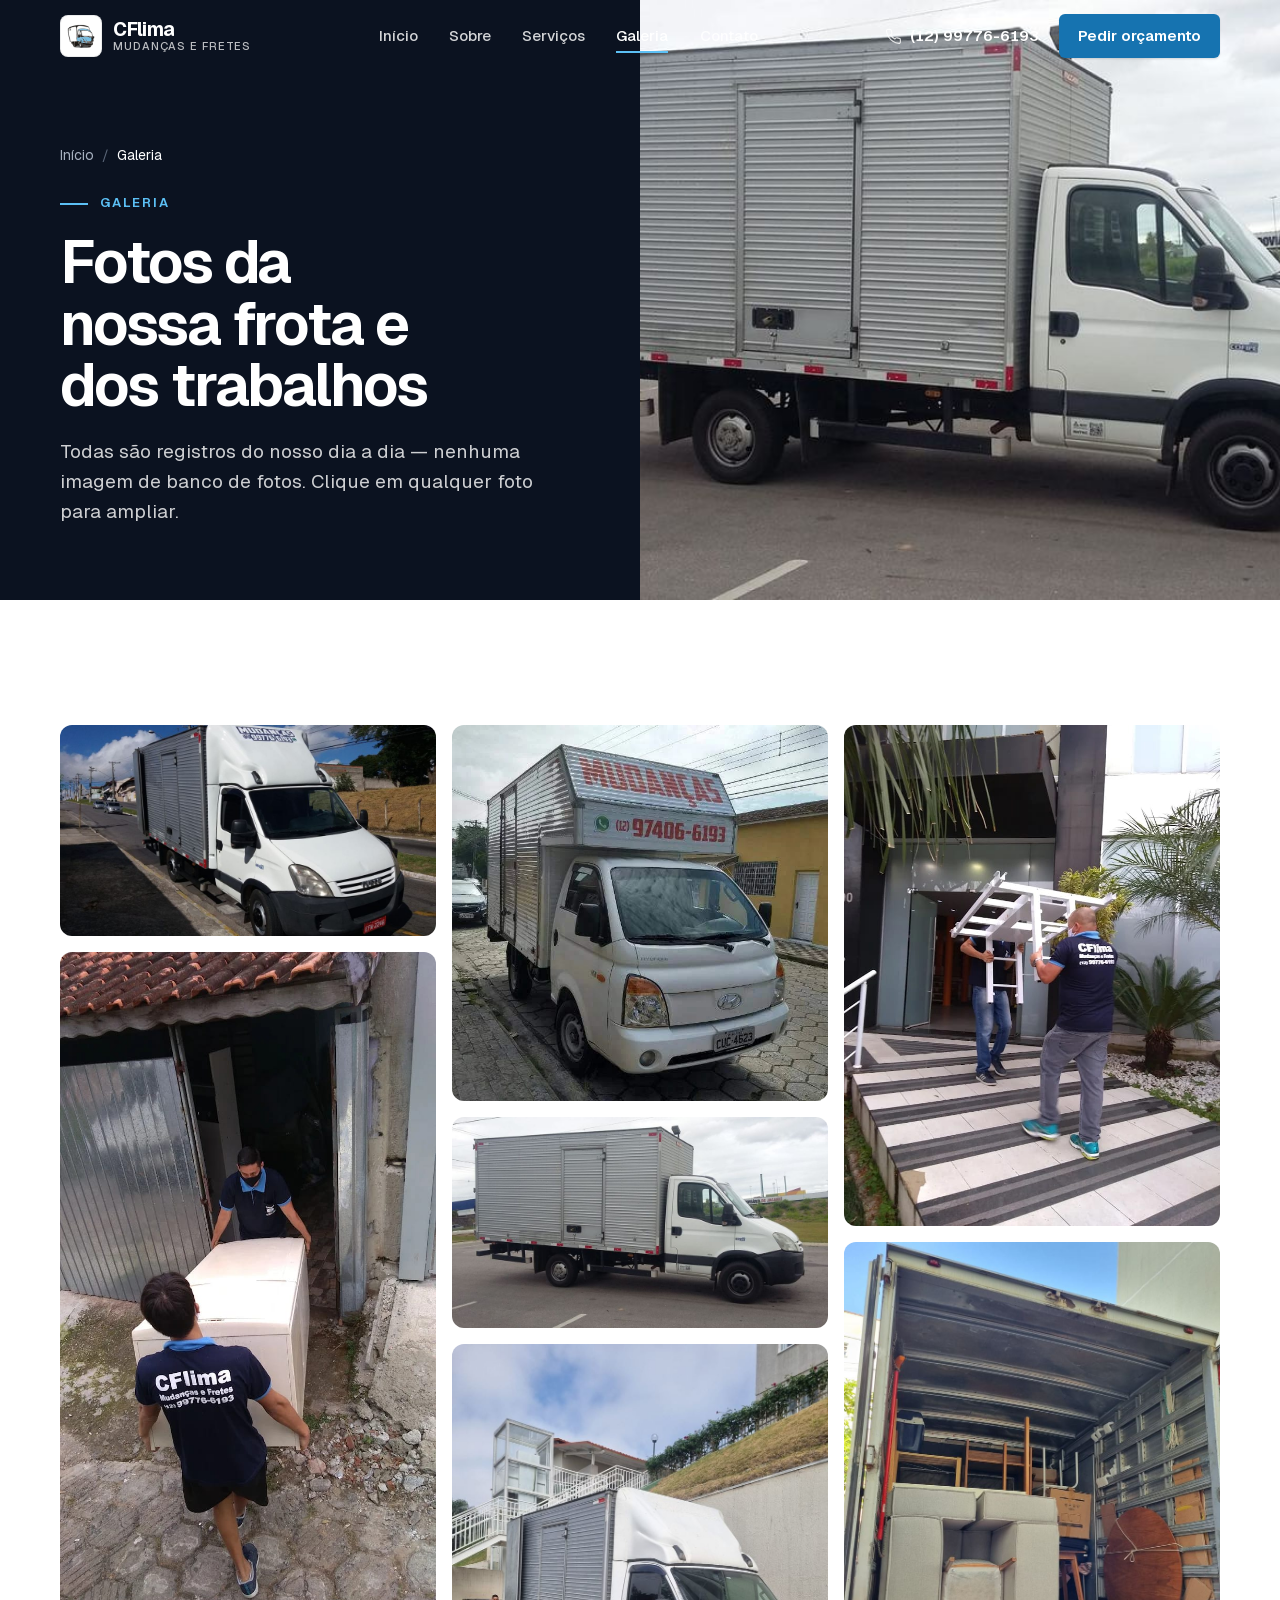
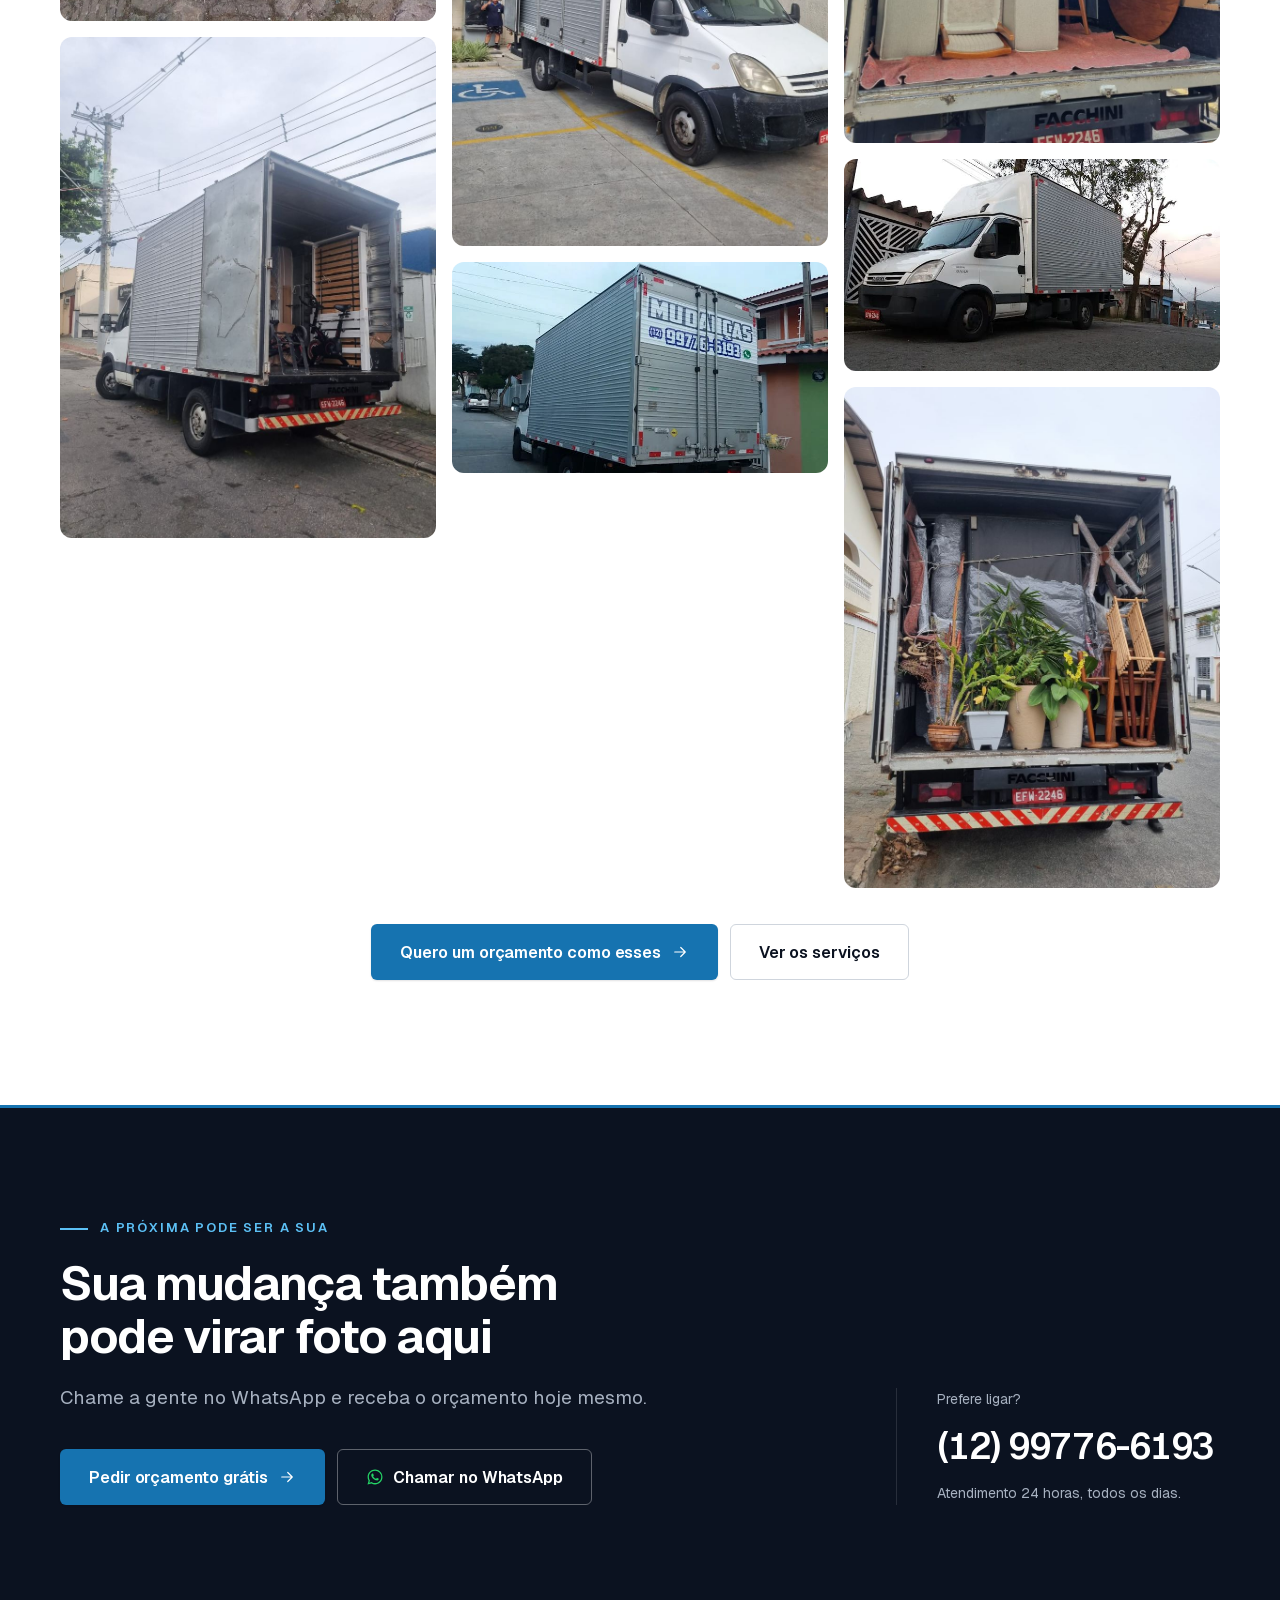
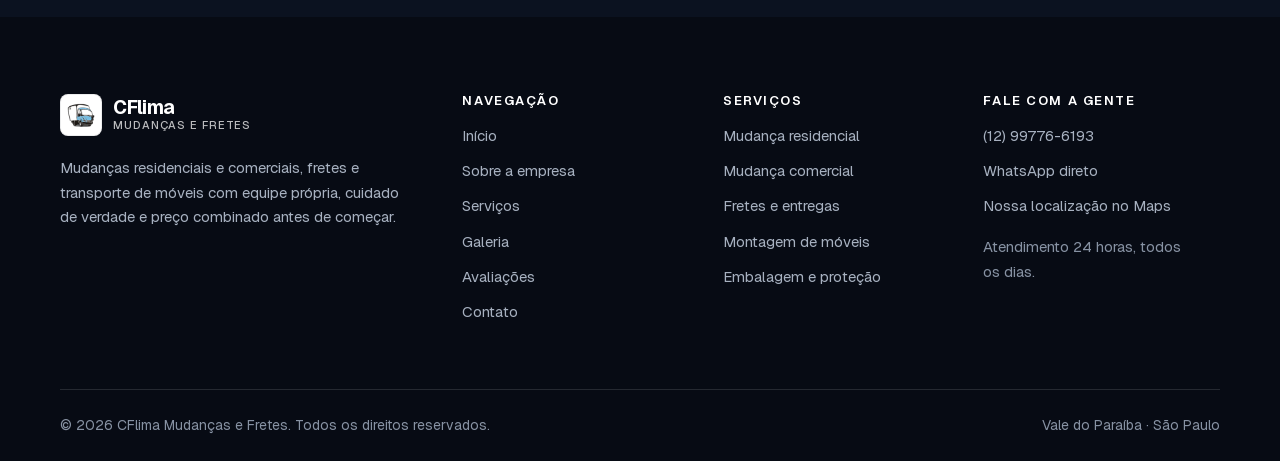
<file: galeria.html>
<!DOCTYPE html>
<html lang="pt-BR">
<head>
  <meta charset="utf-8">
  <meta name="viewport" content="width=device-width, initial-scale=1, viewport-fit=cover">
  <meta name="theme-color" content="#0b1220">

  <title>Galeria | Frota e trabalhos reais da CF Lima Transportes</title>
  <meta name="description" content="Galeria de fotos da CF Lima Transportes: nossa frota, a equipe em serviço e mudanças reais realizadas no Vale do Paraíba.">
  <meta name="robots" content="index, follow, max-image-preview:large">
  <!-- ✏️ TROQUE "https://cflimatransportes.com.br" pelo endereço real do site -->
  <link rel="canonical" href="https://cflimatransportes.com.br/galeria.html">

  <meta property="og:type" content="website">
  <meta property="og:locale" content="pt_BR">
  <meta property="og:site_name" content="CF Lima Transportes">
  <meta property="og:title" content="Fotos dos trabalhos da CF Lima Transportes">
  <meta property="og:description" content="Veja a nossa frota e a equipe em ação em mudanças reais.">
  <meta property="og:url" content="https://cflimatransportes.com.br/galeria.html">
  <meta property="og:image" content="https://cflimatransportes.com.br/images/frente2.jpeg">
  <meta property="og:image:alt" content="Caminhão baú da CF Lima Transportes estacionado em um condomínio">
  <meta name="twitter:card" content="summary_large_image">

  <link rel="icon" href="favicon.ico" sizes="any">
  <link rel="apple-touch-icon" href="images/apple-touch-icon.png">
  <link rel="manifest" href="site.webmanifest">

  <link rel="preload" href="fonts/geist-latin.woff2" as="font" type="font/woff2" crossorigin>
  <link rel="stylesheet" href="css/style.css">
  <script src="js/main.js"></script>
</head>

<body>
  <svg width="0" height="0" hidden>
    <symbol id="i-seta" viewBox="0 0 24 24"><path d="M5 12h14M13 6l6 6-6 6"/></symbol>
    <symbol id="i-tel" viewBox="0 0 24 24"><path d="M22 16.9v3a2 2 0 0 1-2.2 2 19.8 19.8 0 0 1-8.6-3.1 19.5 19.5 0 0 1-6-6A19.8 19.8 0 0 1 2.1 4.2 2 2 0 0 1 4.1 2h3a2 2 0 0 1 2 1.7c.1 1 .4 1.9.7 2.8a2 2 0 0 1-.5 2.1L8.1 9.8a16 16 0 0 0 6 6l1.2-1.2a2 2 0 0 1 2.1-.5c.9.3 1.8.6 2.8.7a2 2 0 0 1 1.8 2.1Z"/></symbol>
    <symbol id="i-wpp" viewBox="0 0 24 24"><path fill="currentColor" stroke="none" d="M12.04 2C6.58 2 2.13 6.45 2.13 11.91c0 1.75.46 3.46 1.32 4.96L2 22l5.25-1.38a9.9 9.9 0 0 0 4.79 1.22c5.46 0 9.91-4.45 9.91-9.91S17.5 2 12.04 2zm0 18.15a8.2 8.2 0 0 1-4.19-1.15l-.3-.18-3.12.82.83-3.04-.2-.31a8.2 8.2 0 0 1-1.26-4.38c0-4.54 3.7-8.23 8.25-8.23a8.19 8.19 0 0 1 8.24 8.23c0 4.54-3.7 8.24-8.25 8.24zm4.53-6.17c-.25-.12-1.47-.72-1.69-.81-.23-.08-.39-.12-.56.13-.16.24-.64.8-.79.97-.14.16-.29.18-.54.06-.25-.12-1.05-.39-2-1.23-.74-.66-1.24-1.47-1.38-1.72-.15-.25-.02-.38.11-.5.11-.11.25-.29.37-.44.12-.15.16-.25.25-.42.08-.16.04-.31-.02-.43-.06-.12-.56-1.34-.76-1.84-.2-.48-.4-.42-.56-.43h-.47c-.16 0-.43.06-.65.31-.23.25-.86.84-.86 2.05s.88 2.38 1 2.54c.13.17 1.74 2.65 4.21 3.72.59.25 1.05.4 1.4.52.59.19 1.13.16 1.55.1.47-.07 1.47-.6 1.68-1.18.2-.58.2-1.08.15-1.18-.06-.11-.22-.17-.47-.29z"/></symbol>
    <symbol id="i-lupa" viewBox="0 0 24 24"><circle cx="11" cy="11" r="7"/><path d="m20 20-3.5-3.5M11 8v6M8 11h6"/></symbol>
    <symbol id="i-fechar" viewBox="0 0 24 24"><path d="M18 6 6 18M6 6l12 12"/></symbol>
    <symbol id="i-ant" viewBox="0 0 24 24"><path d="m15 18-6-6 6-6"/></symbol>
    <symbol id="i-prox" viewBox="0 0 24 24"><path d="m9 6 6 6-6 6"/></symbol>
  </svg>

  <a class="pular" href="#conteudo">Pular para o conteúdo</a>

  <header class="cabecalho">
    <div class="container cabecalho__inner">
      <a class="marca" href="index.html" aria-label="CFlima Mudanças e Fretes — página inicial">
        <span class="marca__selo"><img src="images/icone-96.png" alt="" width="96" height="73"></span>
        <span class="marca__txt">
          <span class="marca__nome">CFlima</span>
          <span class="marca__sub">Mudanças e Fretes</span>
        </span>
      </a>

      <nav class="nav" aria-label="Menu principal">
        <a class="nav__link" href="index.html">Início</a>
        <a class="nav__link" href="sobre.html">Sobre</a>
        <a class="nav__link" href="servicos.html">Serviços</a>
        <a class="nav__link" href="galeria.html" aria-current="page">Galeria</a>
        <a class="nav__link" href="contato.html">Contato</a>
      </nav>

      <div class="cabecalho__acoes">
        <a class="cabecalho__tel" href="tel:+5512997766193">
          <svg class="icone" aria-hidden="true"><use href="#i-tel"/></svg>
          (12) 99776-6193
        </a>
        <a class="btn btn--primario" href="contato.html">Pedir orçamento</a>
        <button class="hamburguer" type="button" aria-label="Abrir menu" aria-expanded="false" aria-controls="menu-mobile">
          <span></span><span></span>
        </button>
      </div>
    </div>
  </header>

  <div class="menu-mobile" id="menu-mobile">
    <nav aria-label="Menu principal no celular">
      <a href="index.html">Início</a>
      <a href="sobre.html">Sobre</a>
      <a href="servicos.html">Serviços</a>
      <a href="galeria.html" aria-current="page">Galeria</a>
      <a href="contato.html">Contato</a>
    </nav>
    <div class="menu-mobile__acoes">
      <a class="btn btn--primario btn--g" href="contato.html">Pedir orçamento grátis</a>
      <a class="btn btn--contorno btn--g" href="https://wa.me/5512997766193?text=Ol%C3%A1%2C%20CFlima!%20Gostaria%20de%20um%20or%C3%A7amento%20de%20mudan%C3%A7a." target="_blank" rel="noopener noreferrer">
        <svg class="icone ico-wpp" aria-hidden="true"><use href="#i-wpp"/></svg>
        Chamar no WhatsApp
      </a>
      <a class="btn btn--contorno btn--g" href="tel:+5512997766193">
        <svg class="icone" aria-hidden="true"><use href="#i-tel"/></svg>
        Ligar: (12) 99776-6193
      </a>
    </div>
  </div>

  <main id="conteudo">

    <section class="hero-pagina escuro">
      <div class="hero-pagina__texto">
        <nav class="trilha" aria-label="Você está em">
          <ol>
            <li><a href="index.html">Início</a></li>
            <li><span aria-current="page">Galeria</span></li>
          </ol>
        </nav>
        <p class="olho reveal">Galeria</p>
        <h1 class="reveal d1">Fotos da nossa frota e dos trabalhos</h1>
        <p class="lead reveal d2">
          Todas são registros do nosso dia a dia — nenhuma imagem de banco de fotos.
          Clique em qualquer foto para ampliar.
        </p>
      </div>
      <div class="hero-pagina__midia">
        <img src="images/lado-960.jpg" srcset="images/lado-960.jpg 960w, images/lado.jpeg 1599w" sizes="(min-width: 960px) 50vw, 100vw" width="960" height="540" fetchpriority="high" decoding="async" alt="Caminhão baú da CFlima visto de lado em um estacionamento">
      </div>
    </section>

    <!-- ============================== GALERIA ========================== -->
    <!-- ✏️ Para acrescentar fotos: copie um bloco <button class="foto"> inteiro,
         troque o caminho da imagem, o alt, o data-full e a legenda. As fotos
         mantêm a proporção original (sem corte). -->
    <section class="secao" aria-label="Fotos">
      <div class="container">
        <div class="galeria">

          <button class="foto" type="button" data-full="images/frente.jpeg" data-legenda="Caminhão baú da CFlima pronto para mais uma mudança">
            <img src="images/frente-960.jpg" width="960" height="540" loading="lazy" decoding="async" alt="Caminhão baú branco da CFlima estacionado na rua">
            <span class="foto__legenda" aria-hidden="true">Frota própria, revisada e limpa</span>
            <span class="foto__lupa" aria-hidden="true"><svg class="icone"><use href="#i-lupa"/></svg></span>
          </button>

          <button class="foto" type="button" data-full="images/carregando.jpeg" data-legenda="Equipe carregando um freezer com técnica e cuidado">
            <img src="images/carregando.jpeg" width="720" height="1280" loading="lazy" decoding="async" alt="Dois profissionais da CFlima carregando um freezer">
            <span class="foto__legenda" aria-hidden="true">Equipe uniformizada em ação</span>
            <span class="foto__lupa" aria-hidden="true"><svg class="icone"><use href="#i-lupa"/></svg></span>
          </button>

          <button class="foto" type="button" data-full="images/trasaberto.jpeg" data-legenda="Baú organizado: cada peça amarrada e protegida">
            <img src="images/trasaberto-800.jpg" width="800" height="1067" loading="lazy" decoding="async" alt="Baú do caminhão aberto com móveis organizados e amarrados">
            <span class="foto__legenda" aria-hidden="true">Carga amarrada e protegida</span>
            <span class="foto__lupa" aria-hidden="true"><svg class="icone"><use href="#i-lupa"/></svg></span>
          </button>

          <button class="foto" type="button" data-full="images/pequeno.jpeg" data-legenda="Veículo menor para fretes rápidos e ruas estreitas">
            <img src="images/pequeno.jpeg" width="640" height="640" loading="lazy" decoding="async" alt="Caminhão pequeno usado em fretes rápidos">
            <span class="foto__legenda" aria-hidden="true">Ideal para fretes rápidos</span>
            <span class="foto__lupa" aria-hidden="true"><svg class="icone"><use href="#i-lupa"/></svg></span>
          </button>

          <button class="foto" type="button" data-full="images/lado.jpeg" data-legenda="Caminhão baú visto de lado">
            <img src="images/lado-960.jpg" width="960" height="540" loading="lazy" decoding="async" alt="Vista lateral do caminhão baú da CFlima">
            <span class="foto__legenda" aria-hidden="true">Baú fechado protege da chuva e do sol</span>
            <span class="foto__lupa" aria-hidden="true"><svg class="icone"><use href="#i-lupa"/></svg></span>
          </button>

          <button class="foto" type="button" data-full="images/frente2.jpeg" data-legenda="Caminhão de frente, pronto para sair">
            <img src="images/frente2-800.jpg" width="800" height="1067" loading="lazy" decoding="async" alt="Caminhão baú da CFlima visto de frente em um condomínio">
            <span class="foto__legenda" aria-hidden="true">Pronto para sair para mais um serviço</span>
            <span class="foto__lupa" aria-hidden="true"><svg class="icone"><use href="#i-lupa"/></svg></span>
          </button>

          <button class="foto" type="button" data-full="images/trastxt.jpeg" data-legenda="É só chamar: (12) 99776-6193">
            <img src="images/trastxt.jpeg" width="720" height="405" loading="lazy" decoding="async" alt="Traseira do caminhão com o telefone (12) 99776-6193">
            <span class="foto__legenda" aria-hidden="true">Você já deve ter visto a gente por aí</span>
            <span class="foto__lupa" aria-hidden="true"><svg class="icone"><use href="#i-lupa"/></svg></span>
          </button>

          <button class="foto" type="button" data-full="images/carregando2.jpeg" data-legenda="Carregamento cuidadoso item por item">
            <img src="images/carregando2.jpeg" width="720" height="960" loading="lazy" decoding="async" alt="Equipe da CFlima carregando móveis na entrada de um prédio">
            <span class="foto__legenda" aria-hidden="true">Item por item, com calma e técnica</span>
            <span class="foto__lupa" aria-hidden="true"><svg class="icone"><use href="#i-lupa"/></svg></span>
          </button>

          <button class="foto" type="button" data-full="images/trasaberto2.jpeg" data-legenda="Mudança completa acomodada no baú">
            <img src="images/trasaberto2-800.jpg" width="800" height="1067" loading="lazy" decoding="async" alt="Baú do caminhão carregado com uma mudança completa">
            <span class="foto__legenda" aria-hidden="true">Aproveitamento inteligente do espaço</span>
            <span class="foto__lupa" aria-hidden="true"><svg class="icone"><use href="#i-lupa"/></svg></span>
          </button>

          <button class="foto" type="button" data-full="images/frentebaixo.jpeg" data-legenda="Nosso caminhão pronto para o próximo endereço">
            <img src="images/frentebaixo.jpeg" width="720" height="405" loading="lazy" decoding="async" alt="Caminhão da CFlima fotografado de frente, ao entardecer">
            <span class="foto__legenda" aria-hidden="true">Sempre pronto para o próximo endereço</span>
            <span class="foto__lupa" aria-hidden="true"><svg class="icone"><use href="#i-lupa"/></svg></span>
          </button>

          <button class="foto" type="button" data-full="images/trasaberto3.jpeg" data-legenda="Móveis protegidos e bem acomodados">
            <img src="images/trasaberto3-800.jpg" width="800" height="1067" loading="lazy" decoding="async" alt="Interior do baú com móveis protegidos e organizados">
            <span class="foto__legenda" aria-hidden="true">Nada se mexe durante a viagem</span>
            <span class="foto__lupa" aria-hidden="true"><svg class="icone"><use href="#i-lupa"/></svg></span>
          </button>

        </div>

        <div class="acoes acoes--centro reveal">
          <a class="btn btn--primario btn--g" href="contato.html">
            Quero um orçamento como esses
            <svg class="icone" aria-hidden="true"><use href="#i-seta"/></svg>
          </a>
          <a class="btn btn--contorno btn--g" href="servicos.html">Ver os serviços</a>
        </div>
      </div>
    </section>

    <section class="cta escuro" aria-labelledby="titulo-cta">
      <div class="container cta__grade">
        <div>
          <p class="olho reveal">A próxima pode ser a sua</p>
          <h2 class="reveal d1" id="titulo-cta">Sua mudança também pode virar foto aqui</h2>
          <p class="lead reveal d2">Chame a gente no WhatsApp e receba o orçamento hoje mesmo.</p>
          <div class="acoes reveal d3">
            <a class="btn btn--primario btn--g" href="contato.html">
              Pedir orçamento grátis
              <svg class="icone" aria-hidden="true"><use href="#i-seta"/></svg>
            </a>
            <a class="btn btn--claro btn--g" href="https://wa.me/5512997766193?text=Ol%C3%A1%2C%20CFlima!%20Gostaria%20de%20um%20or%C3%A7amento%20de%20mudan%C3%A7a." target="_blank" rel="noopener noreferrer">
              <svg class="icone ico-wpp" aria-hidden="true"><use href="#i-wpp"/></svg>
              Chamar no WhatsApp
            </a>
          </div>
        </div>
        <div class="cta__contato reveal d2">
          <small>Prefere ligar?</small>
          <a class="cta__tel" href="tel:+5512997766193">(12) 99776-6193</a>
          <small>Atendimento 24 horas, todos os dias.</small>
        </div>
      </div>
    </section>

  </main>

  <footer class="rodape escuro">
    <div class="container">
      <div class="rodape__grade">
        <div class="rodape__marca">
          <a class="marca" href="index.html" aria-label="CFlima Mudanças e Fretes — página inicial">
            <span class="marca__selo"><img src="images/icone-96.png" alt="" width="96" height="73" loading="lazy"></span>
            <span class="marca__txt">
              <span class="marca__nome">CFlima</span>
              <span class="marca__sub">Mudanças e Fretes</span>
            </span>
          </a>
          <p>Mudanças residenciais e comerciais, fretes e transporte de móveis com equipe própria, cuidado de verdade e preço combinado antes de começar.</p>
        </div>

        <nav aria-label="Rodapé">
          <h2 class="rodape__titulo">Navegação</h2>
          <div class="rodape__links">
            <a href="index.html">Início</a>
            <a href="sobre.html">Sobre a empresa</a>
            <a href="servicos.html">Serviços</a>
            <a href="galeria.html">Galeria</a>
            <a href="index.html#avaliacoes">Avaliações</a>
            <a href="contato.html">Contato</a>
          </div>
        </nav>

        <div>
          <h2 class="rodape__titulo">Serviços</h2>
          <div class="rodape__links">
            <a href="servicos.html#residencial">Mudança residencial</a>
            <a href="servicos.html#comercial">Mudança comercial</a>
            <a href="servicos.html#fretes">Fretes e entregas</a>
            <a href="servicos.html#montagem">Montagem de móveis</a>
            <a href="servicos.html#embalagem">Embalagem e proteção</a>
          </div>
        </div>

        <div>
          <h2 class="rodape__titulo">Fale com a gente</h2>
          <div class="rodape__links">
            <a href="tel:+5512997766193">(12) 99776-6193</a>
            <a href="https://wa.me/5512997766193" target="_blank" rel="noopener noreferrer">WhatsApp direto</a>
            <a href="https://share.google/Mkr7TAGyecTT0mLDv" target="_blank" rel="noopener noreferrer">Nossa localização no Maps</a>
          </div>
          <p class="rodape__horario">Atendimento 24 horas, todos os dias.</p>
        </div>
      </div>

      <div class="rodape__base">
        <span>© <span data-ano-atual>2026</span> CFlima Mudanças e Fretes. Todos os direitos reservados.</span>
        <span>Vale do Paraíba · São Paulo</span>
      </div>
    </div>
  </footer>

  <a class="fab-wpp" href="https://wa.me/5512997766193?text=Ol%C3%A1%2C%20CFlima!%20Gostaria%20de%20um%20or%C3%A7amento%20de%20mudan%C3%A7a." target="_blank" rel="noopener noreferrer" aria-label="Falar no WhatsApp">
    <svg class="icone" aria-hidden="true"><use href="#i-wpp"/></svg>
  </a>

  <div class="lightbox" role="dialog" aria-modal="true" aria-label="Foto ampliada" aria-hidden="true">
    <button class="lightbox__fechar" type="button" aria-label="Fechar">
      <svg class="icone" aria-hidden="true"><use href="#i-fechar"/></svg>
    </button>
    <button class="lightbox__btn lightbox__btn--ant" type="button" aria-label="Foto anterior">
      <svg class="icone" aria-hidden="true"><use href="#i-ant"/></svg>
    </button>
    <figure class="lightbox__figura">
      <img class="lightbox__img" src="images/frente-960.jpg" alt="">
      <figcaption><span class="lightbox__legenda"></span><span class="lightbox__contador"></span></figcaption>
    </figure>
    <button class="lightbox__btn lightbox__btn--prox" type="button" aria-label="Próxima foto">
      <svg class="icone" aria-hidden="true"><use href="#i-prox"/></svg>
    </button>
  </div>

  <!-- Vercel Web Analytics (a fila window.va é criada em js/main.js) -->
  <script defer src="https://cdn.vercel-insights.com/v1/script.js"></script>
</body>
</html>
</file>
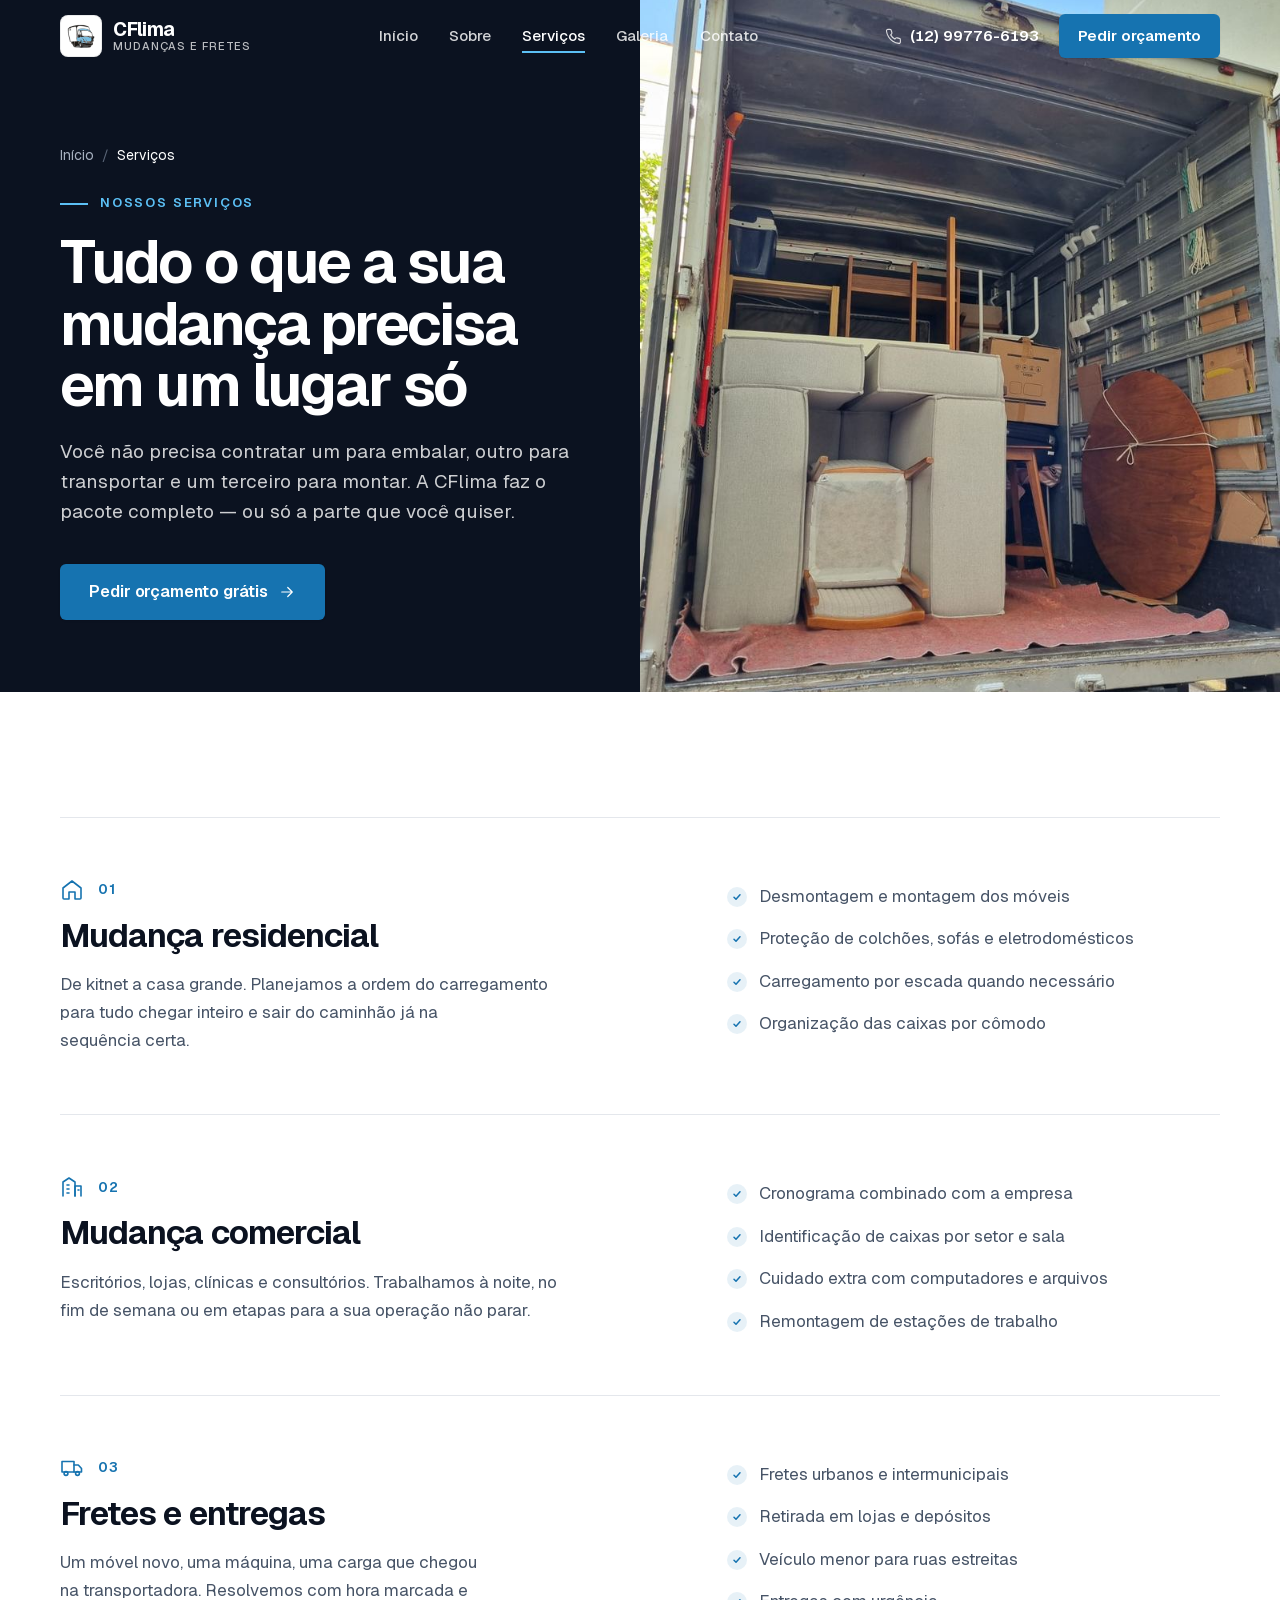
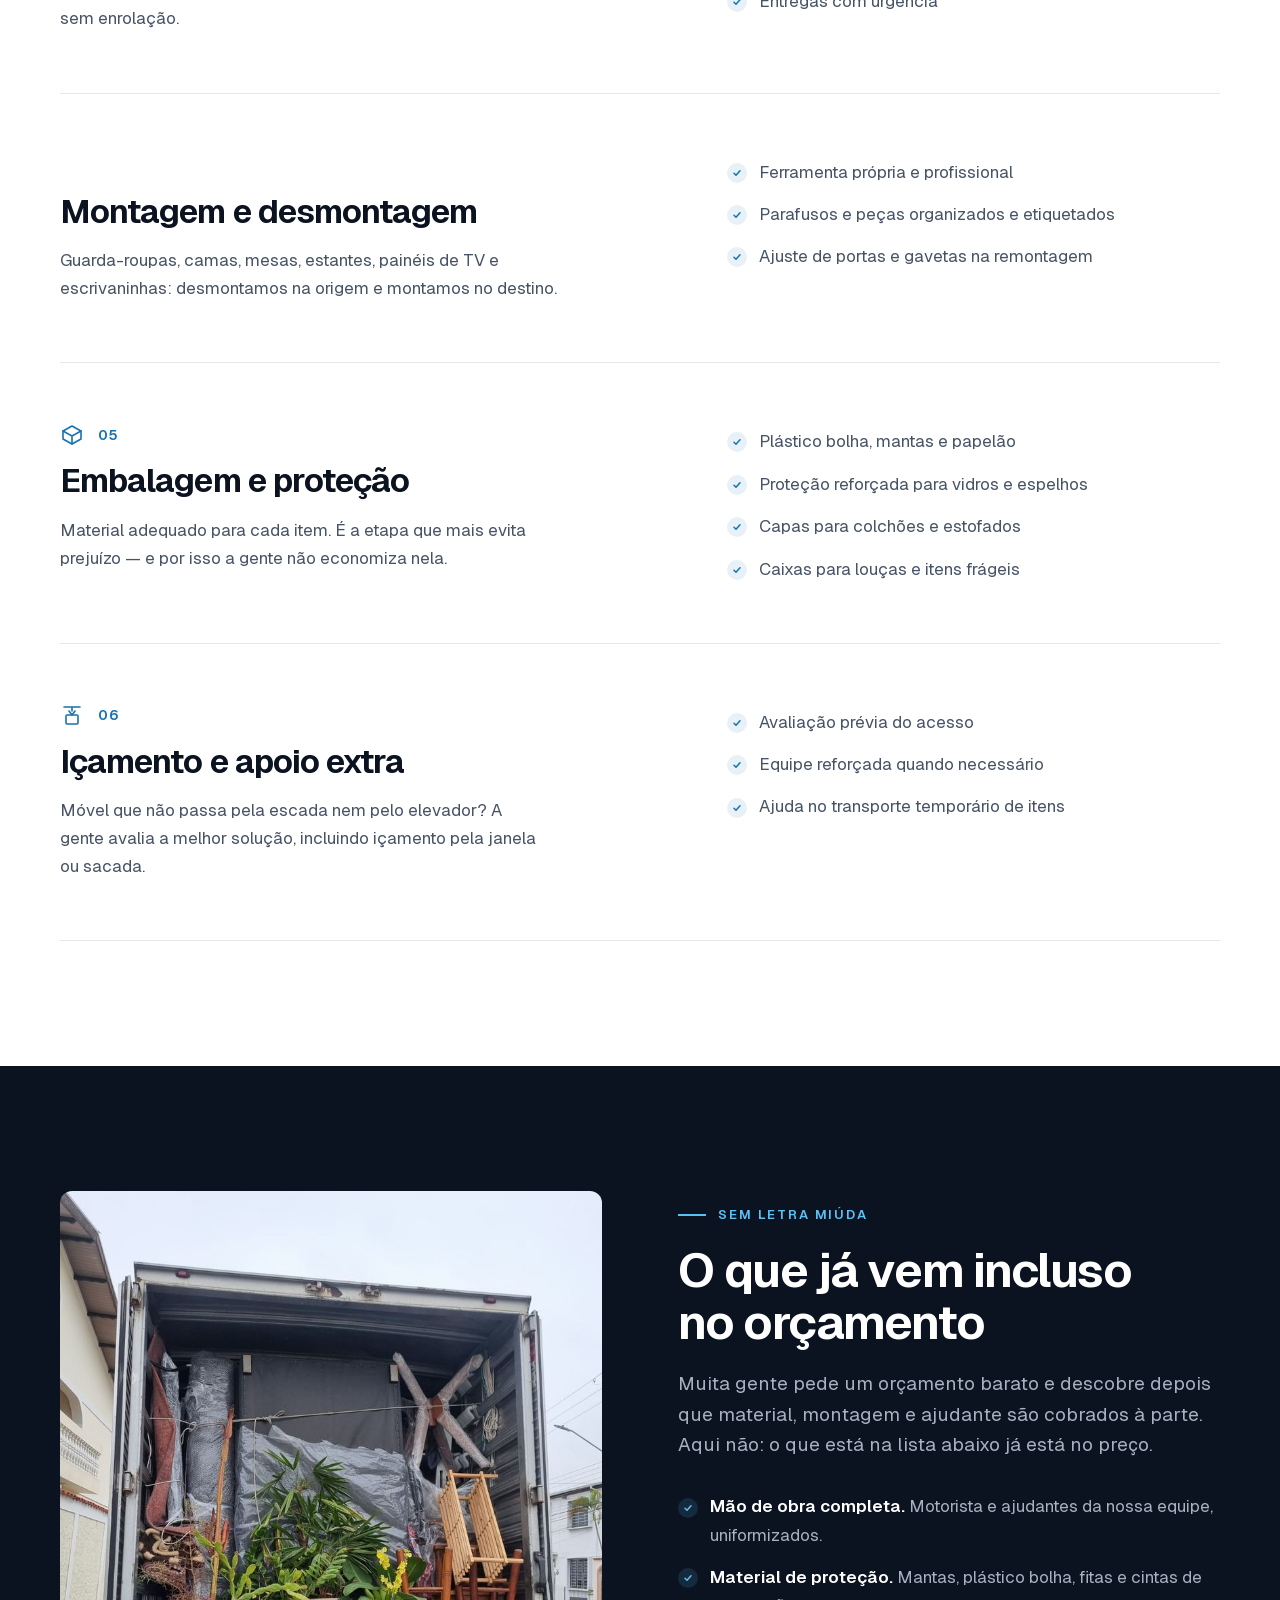
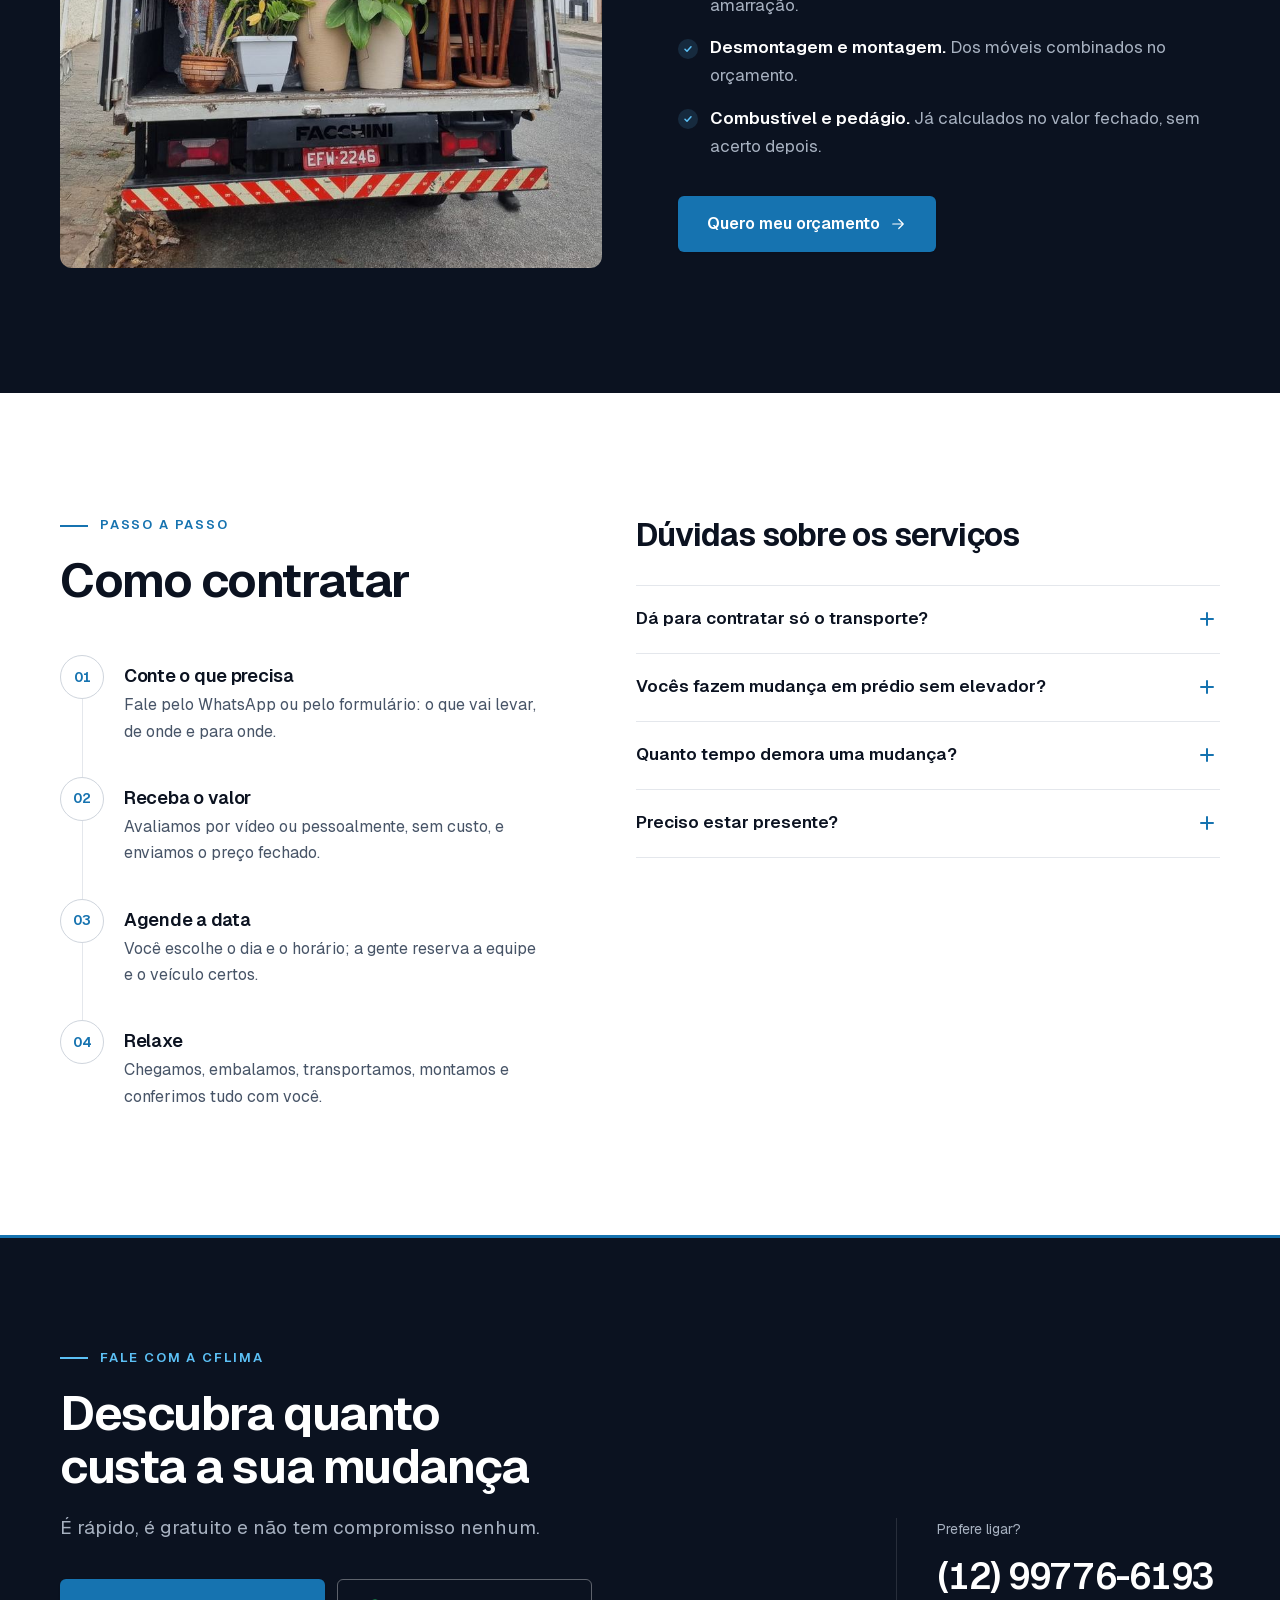
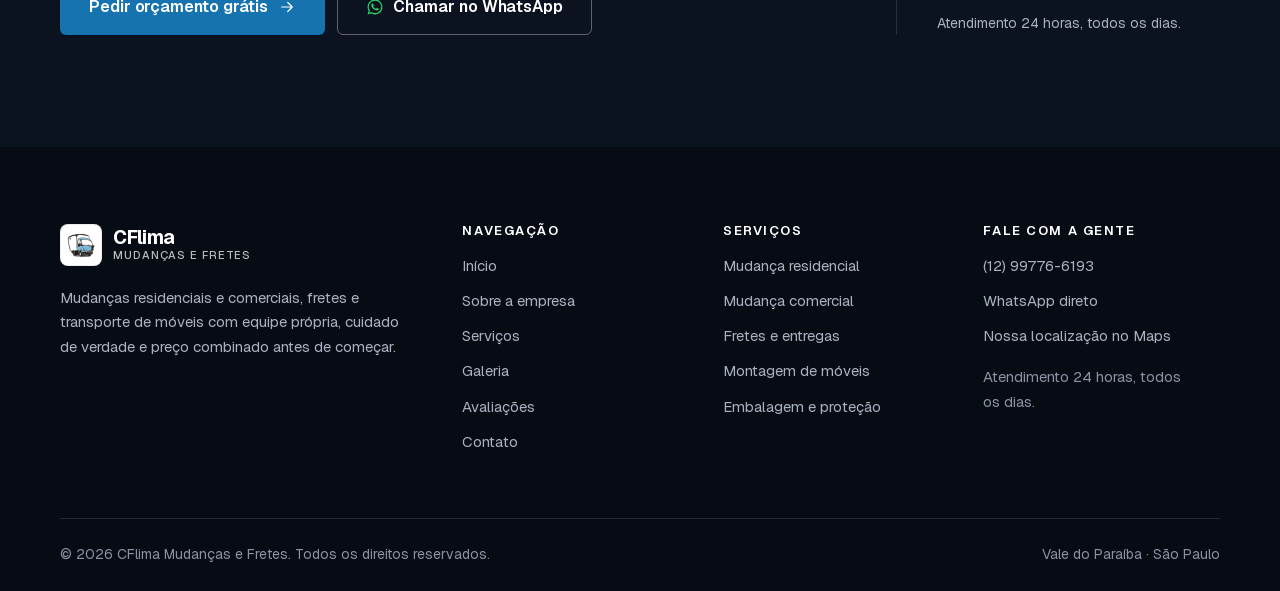
<file: servicos.html>
<!DOCTYPE html>
<html lang="pt-BR">
<head>
  <meta charset="utf-8">
  <meta name="viewport" content="width=device-width, initial-scale=1, viewport-fit=cover">
  <meta name="theme-color" content="#0b1220">

  <title>Serviços | Mudanças, fretes, montagem e embalagem — CF Lima Transportes</title>
  <meta name="description" content="Mudança residencial e comercial, fretes urbanos e intermunicipais, montagem e desmontagem de móveis, embalagem profissional e içamento. Orçamento gratuito com a CF Lima Transportes.">
  <meta name="robots" content="index, follow, max-image-preview:large">
  <!-- ✏️ TROQUE "https://cflimatransportes.com.br" pelo endereço real do site -->
  <link rel="canonical" href="https://cflimatransportes.com.br/servicos.html">

  <meta property="og:type" content="website">
  <meta property="og:locale" content="pt_BR">
  <meta property="og:site_name" content="CF Lima Transportes">
  <meta property="og:title" content="Serviços da CF Lima Transportes">
  <meta property="og:description" content="Mudança residencial e comercial, fretes, montagem de móveis, embalagem e içamento no Vale do Paraíba.">
  <meta property="og:url" content="https://cflimatransportes.com.br/servicos.html">
  <meta property="og:image" content="https://cflimatransportes.com.br/images/lado.jpeg">
  <meta property="og:image:alt" content="Caminhão baú da CF Lima Transportes visto de lado">
  <meta name="twitter:card" content="summary_large_image">

  <link rel="icon" href="favicon.ico" sizes="any">
  <link rel="apple-touch-icon" href="images/apple-touch-icon.png">
  <link rel="manifest" href="site.webmanifest">

  <link rel="preload" href="fonts/geist-latin.woff2" as="font" type="font/woff2" crossorigin>
  <link rel="stylesheet" href="css/style.css">
  <script src="js/main.js"></script>
</head>

<body>
  <svg width="0" height="0" hidden>
    <symbol id="i-seta" viewBox="0 0 24 24"><path d="M5 12h14M13 6l6 6-6 6"/></symbol>
    <symbol id="i-tel" viewBox="0 0 24 24"><path d="M22 16.9v3a2 2 0 0 1-2.2 2 19.8 19.8 0 0 1-8.6-3.1 19.5 19.5 0 0 1-6-6A19.8 19.8 0 0 1 2.1 4.2 2 2 0 0 1 4.1 2h3a2 2 0 0 1 2 1.7c.1 1 .4 1.9.7 2.8a2 2 0 0 1-.5 2.1L8.1 9.8a16 16 0 0 0 6 6l1.2-1.2a2 2 0 0 1 2.1-.5c.9.3 1.8.6 2.8.7a2 2 0 0 1 1.8 2.1Z"/></symbol>
    <symbol id="i-wpp" viewBox="0 0 24 24"><path fill="currentColor" stroke="none" d="M12.04 2C6.58 2 2.13 6.45 2.13 11.91c0 1.75.46 3.46 1.32 4.96L2 22l5.25-1.38a9.9 9.9 0 0 0 4.79 1.22c5.46 0 9.91-4.45 9.91-9.91S17.5 2 12.04 2zm0 18.15a8.2 8.2 0 0 1-4.19-1.15l-.3-.18-3.12.82.83-3.04-.2-.31a8.2 8.2 0 0 1-1.26-4.38c0-4.54 3.7-8.23 8.25-8.23a8.19 8.19 0 0 1 8.24 8.23c0 4.54-3.7 8.24-8.25 8.24zm4.53-6.17c-.25-.12-1.47-.72-1.69-.81-.23-.08-.39-.12-.56.13-.16.24-.64.8-.79.97-.14.16-.29.18-.54.06-.25-.12-1.05-.39-2-1.23-.74-.66-1.24-1.47-1.38-1.72-.15-.25-.02-.38.11-.5.11-.11.25-.29.37-.44.12-.15.16-.25.25-.42.08-.16.04-.31-.02-.43-.06-.12-.56-1.34-.76-1.84-.2-.48-.4-.42-.56-.43h-.47c-.16 0-.43.06-.65.31-.23.25-.86.84-.86 2.05s.88 2.38 1 2.54c.13.17 1.74 2.65 4.21 3.72.59.25 1.05.4 1.4.52.59.19 1.13.16 1.55.1.47-.07 1.47-.6 1.68-1.18.2-.58.2-1.08.15-1.18-.06-.11-.22-.17-.47-.29z"/></symbol>
    <symbol id="i-casa" viewBox="0 0 24 24"><path d="m3 10 9-7 9 7v10a1 1 0 0 1-1 1h-5v-7H9v7H4a1 1 0 0 1-1-1V10Z"/></symbol>
    <symbol id="i-predio" viewBox="0 0 24 24"><path d="M3 21V7l6-4 6 4v14"/><path d="M15 21V11h6v10"/><path d="M7 10h2M7 14h2M7 18h2M18 15h1"/></symbol>
    <symbol id="i-caminhao" viewBox="0 0 24 24"><path d="M2 5.5h12v10.5H2z"/><path d="M14 9h4.3l3.2 3.5V16H14"/><circle cx="6" cy="17.5" r="1.9"/><circle cx="17.5" cy="17.5" r="1.9"/></symbol>
    <symbol id="i-ferramenta" viewBox="0 0 24 24"><path d="M14.7 6.3a4 4 0 0 0 5 5L21 13l-8 8-2-2 1.3-1.3a4 4 0 0 0-5-5L6 14 3 11l8-8 2 2-1.3 1.3"/></symbol>
    <symbol id="i-caixa" viewBox="0 0 24 24"><path d="M21 8 12 3 3 8v8l9 5 9-5V8Z"/><path d="m3 8 9 5 9-5M12 13v8"/></symbol>
    <symbol id="i-icamento" viewBox="0 0 24 24"><path d="M4 3h16M12 3v4"/><rect x="6" y="11" width="12" height="9" rx="1"/><path d="m9 7 3 4 3-4"/></symbol>
  </svg>

  <a class="pular" href="#conteudo">Pular para o conteúdo</a>

  <header class="cabecalho">
    <div class="container cabecalho__inner">
      <a class="marca" href="index.html" aria-label="CFlima Mudanças e Fretes — página inicial">
        <span class="marca__selo"><img src="images/icone-96.png" alt="" width="96" height="73"></span>
        <span class="marca__txt">
          <span class="marca__nome">CFlima</span>
          <span class="marca__sub">Mudanças e Fretes</span>
        </span>
      </a>

      <nav class="nav" aria-label="Menu principal">
        <a class="nav__link" href="index.html">Início</a>
        <a class="nav__link" href="sobre.html">Sobre</a>
        <a class="nav__link" href="servicos.html" aria-current="page">Serviços</a>
        <a class="nav__link" href="galeria.html">Galeria</a>
        <a class="nav__link" href="contato.html">Contato</a>
      </nav>

      <div class="cabecalho__acoes">
        <a class="cabecalho__tel" href="tel:+5512997766193">
          <svg class="icone" aria-hidden="true"><use href="#i-tel"/></svg>
          (12) 99776-6193
        </a>
        <a class="btn btn--primario" href="contato.html">Pedir orçamento</a>
        <button class="hamburguer" type="button" aria-label="Abrir menu" aria-expanded="false" aria-controls="menu-mobile">
          <span></span><span></span>
        </button>
      </div>
    </div>
  </header>

  <div class="menu-mobile" id="menu-mobile">
    <nav aria-label="Menu principal no celular">
      <a href="index.html">Início</a>
      <a href="sobre.html">Sobre</a>
      <a href="servicos.html" aria-current="page">Serviços</a>
      <a href="galeria.html">Galeria</a>
      <a href="contato.html">Contato</a>
    </nav>
    <div class="menu-mobile__acoes">
      <a class="btn btn--primario btn--g" href="contato.html">Pedir orçamento grátis</a>
      <a class="btn btn--contorno btn--g" href="https://wa.me/5512997766193?text=Ol%C3%A1%2C%20CFlima!%20Gostaria%20de%20um%20or%C3%A7amento%20de%20mudan%C3%A7a." target="_blank" rel="noopener noreferrer">
        <svg class="icone ico-wpp" aria-hidden="true"><use href="#i-wpp"/></svg>
        Chamar no WhatsApp
      </a>
      <a class="btn btn--contorno btn--g" href="tel:+5512997766193">
        <svg class="icone" aria-hidden="true"><use href="#i-tel"/></svg>
        Ligar: (12) 99776-6193
      </a>
    </div>
  </div>

  <main id="conteudo">

    <section class="hero-pagina escuro">
      <div class="hero-pagina__texto">
        <nav class="trilha" aria-label="Você está em">
          <ol>
            <li><a href="index.html">Início</a></li>
            <li><span aria-current="page">Serviços</span></li>
          </ol>
        </nav>
        <p class="olho reveal">Nossos serviços</p>
        <h1 class="reveal d1">Tudo o que a sua mudança precisa em um lugar só</h1>
        <p class="lead reveal d2">
          Você não precisa contratar um para embalar, outro para transportar e um terceiro para
          montar. A CFlima faz o pacote completo — ou só a parte que você quiser.
        </p>
        <div class="acoes reveal d3">
          <a class="btn btn--primario btn--g" href="contato.html">
            Pedir orçamento grátis
            <svg class="icone" aria-hidden="true"><use href="#i-seta"/></svg>
          </a>
        </div>
      </div>
      <div class="hero-pagina__midia">
        <img src="images/trasaberto2-800.jpg" srcset="images/trasaberto2-800.jpg 800w, images/trasaberto2.jpeg 1200w" sizes="(min-width: 960px) 50vw, 100vw" width="800" height="1067" fetchpriority="high" decoding="async" alt="Baú do caminhão aberto com sofá, cadeiras e mesa organizados para a viagem">
      </div>
    </section>

    <!-- ============================= SERVIÇOS ========================== -->
    <section class="secao" aria-label="Lista de serviços">
      <div class="container">
        <div class="servicos-lista">

          <article class="servico" id="residencial">
            <div class="servico__cabeca">
              <span class="servico__num reveal"><svg class="icone" aria-hidden="true"><use href="#i-casa"/></svg>01</span>
              <h2 class="reveal d1">Mudança residencial</h2>
              <p class="reveal d2">De kitnet a casa grande. Planejamos a ordem do carregamento para tudo chegar inteiro e sair do caminhão já na sequência certa.</p>
            </div>
            <ul class="lista-check reveal d2">
              <li>Desmontagem e montagem dos móveis</li>
              <li>Proteção de colchões, sofás e eletrodomésticos</li>
              <li>Carregamento por escada quando necessário</li>
              <li>Organização das caixas por cômodo</li>
            </ul>
          </article>

          <article class="servico" id="comercial">
            <div class="servico__cabeca">
              <span class="servico__num reveal"><svg class="icone" aria-hidden="true"><use href="#i-predio"/></svg>02</span>
              <h2 class="reveal d1">Mudança comercial</h2>
              <p class="reveal d2">Escritórios, lojas, clínicas e consultórios. Trabalhamos à noite, no fim de semana ou em etapas para a sua operação não parar.</p>
            </div>
            <ul class="lista-check reveal d2">
              <li>Cronograma combinado com a empresa</li>
              <li>Identificação de caixas por setor e sala</li>
              <li>Cuidado extra com computadores e arquivos</li>
              <li>Remontagem de estações de trabalho</li>
            </ul>
          </article>

          <article class="servico" id="fretes">
            <div class="servico__cabeca">
              <span class="servico__num reveal"><svg class="icone" aria-hidden="true"><use href="#i-caminhao"/></svg>03</span>
              <h2 class="reveal d1">Fretes e entregas</h2>
              <p class="reveal d2">Um móvel novo, uma máquina, uma carga que chegou na transportadora. Resolvemos com hora marcada e sem enrolação.</p>
            </div>
            <ul class="lista-check reveal d2">
              <li>Fretes urbanos e intermunicipais</li>
              <li>Retirada em lojas e depósitos</li>
              <li>Veículo menor para ruas estreitas</li>
              <li>Entregas com urgência</li>
            </ul>
          </article>

          <article class="servico" id="montagem">
            <div class="servico__cabeca">
              <span class="servico__num reveal"><svg class="icone" aria-hidden="true"><use href="#i-ferramenta"/></svg>04</span>
              <h2 class="reveal d1">Montagem e desmontagem</h2>
              <p class="reveal d2">Guarda-roupas, camas, mesas, estantes, painéis de TV e escrivaninhas: desmontamos na origem e montamos no destino.</p>
            </div>
            <ul class="lista-check reveal d2">
              <li>Ferramenta própria e profissional</li>
              <li>Parafusos e peças organizados e etiquetados</li>
              <li>Ajuste de portas e gavetas na remontagem</li>
            </ul>
          </article>

          <article class="servico" id="embalagem">
            <div class="servico__cabeca">
              <span class="servico__num reveal"><svg class="icone" aria-hidden="true"><use href="#i-caixa"/></svg>05</span>
              <h2 class="reveal d1">Embalagem e proteção</h2>
              <p class="reveal d2">Material adequado para cada item. É a etapa que mais evita prejuízo — e por isso a gente não economiza nela.</p>
            </div>
            <ul class="lista-check reveal d2">
              <li>Plástico bolha, mantas e papelão</li>
              <li>Proteção reforçada para vidros e espelhos</li>
              <li>Capas para colchões e estofados</li>
              <li>Caixas para louças e itens frágeis</li>
            </ul>
          </article>

          <article class="servico" id="icamento">
            <div class="servico__cabeca">
              <span class="servico__num reveal"><svg class="icone" aria-hidden="true"><use href="#i-icamento"/></svg>06</span>
              <h2 class="reveal d1">Içamento e apoio extra</h2>
              <p class="reveal d2">Móvel que não passa pela escada nem pelo elevador? A gente avalia a melhor solução, incluindo içamento pela janela ou sacada.</p>
            </div>
            <ul class="lista-check reveal d2">
              <li>Avaliação prévia do acesso</li>
              <li>Equipe reforçada quando necessário</li>
              <li>Ajuda no transporte temporário de itens</li>
            </ul>
          </article>

        </div>
      </div>
    </section>

    <!-- ========================= O QUE ESTÁ INCLUSO ==================== -->
    <section class="secao escuro" aria-labelledby="titulo-incluso">
      <div class="container split">
        <figure class="split__midia reveal">
          <img src="images/trasaberto3-800.jpg" srcset="images/trasaberto3-800.jpg 800w, images/trasaberto3.jpeg 1200w" sizes="(min-width: 960px) 580px, 100vw" width="800" height="1067" loading="lazy" decoding="async" alt="Interior do baú do caminhão com a mudança organizada, embalada e amarrada">
        </figure>

        <div class="split__texto">
          <p class="olho reveal">Sem letra miúda</p>
          <h2 class="reveal d1" id="titulo-incluso">O que já vem incluso no orçamento</h2>
          <p class="lead reveal d2">
            Muita gente pede um orçamento barato e descobre depois que material, montagem e
            ajudante são cobrados à parte. Aqui não: o que está na lista abaixo já está no preço.
          </p>
          <ul class="lista-check">
            <li class="reveal"><b>Mão de obra completa.</b> Motorista e ajudantes da nossa equipe, uniformizados.</li>
            <li class="reveal d1"><b>Material de proteção.</b> Mantas, plástico bolha, fitas e cintas de amarração.</li>
            <li class="reveal d2"><b>Desmontagem e montagem.</b> Dos móveis combinados no orçamento.</li>
            <li class="reveal d3"><b>Combustível e pedágio.</b> Já calculados no valor fechado, sem acerto depois.</li>
          </ul>
          <div class="acoes reveal">
            <a class="btn btn--primario btn--g" href="contato.html">
              Quero meu orçamento
              <svg class="icone" aria-hidden="true"><use href="#i-seta"/></svg>
            </a>
          </div>
        </div>
      </div>
    </section>

    <!-- ===================== COMO CONTRATAR + DÚVIDAS =================== -->
    <section class="secao" aria-labelledby="titulo-contratar">
      <div class="container processo-faq">
        <div>
          <p class="olho reveal">Passo a passo</p>
          <h2 class="reveal d1" id="titulo-contratar">Como contratar</h2>
          <ol class="passos">
            <li class="reveal">
              <div>
                <h3>Conte o que precisa</h3>
                <p>Fale pelo WhatsApp ou pelo formulário: o que vai levar, de onde e para onde.</p>
              </div>
            </li>
            <li class="reveal">
              <div>
                <h3>Receba o valor</h3>
                <p>Avaliamos por vídeo ou pessoalmente, sem custo, e enviamos o preço fechado.</p>
              </div>
            </li>
            <li class="reveal">
              <div>
                <h3>Agende a data</h3>
                <p>Você escolhe o dia e o horário; a gente reserva a equipe e o veículo certos.</p>
              </div>
            </li>
            <li class="reveal">
              <div>
                <h3>Relaxe</h3>
                <p>Chegamos, embalamos, transportamos, montamos e conferimos tudo com você.</p>
              </div>
            </li>
          </ol>
        </div>

        <div>
          <h2 class="titulo-bloco reveal">Dúvidas sobre os serviços</h2>
          <div class="faq reveal d1">
            <details>
              <summary>Dá para contratar só o transporte?</summary>
              <div class="faq__corpo">Dá sim. Se você mesmo embala e desmonta, o serviço fica só com carregamento, transporte e descarga — e o valor acompanha isso.</div>
            </details>
            <details>
              <summary>Vocês fazem mudança em prédio sem elevador?</summary>
              <div class="faq__corpo">Fazemos. Só precisamos saber o andar e as condições da escada no momento do orçamento para dimensionar a equipe corretamente.</div>
            </details>
            <details>
              <summary>Quanto tempo demora uma mudança?</summary>
              <div class="faq__corpo">Depende do volume e da distância. Uma mudança de apartamento de dois dormitórios na mesma cidade costuma ser resolvida no mesmo dia.</div>
            </details>
            <details>
              <summary>Preciso estar presente?</summary>
              <div class="faq__corpo">O ideal é que você ou alguém de confiança acompanhe a saída e a chegada, para conferir os itens e indicar onde cada móvel vai ficar.</div>
            </details>
          </div>
        </div>
      </div>
    </section>

    <section class="cta escuro" aria-labelledby="titulo-cta">
      <div class="container cta__grade">
        <div>
          <p class="olho reveal">Fale com a CFlima</p>
          <h2 class="reveal d1" id="titulo-cta">Descubra quanto custa a sua mudança</h2>
          <p class="lead reveal d2">É rápido, é gratuito e não tem compromisso nenhum.</p>
          <div class="acoes reveal d3">
            <a class="btn btn--primario btn--g" href="contato.html">
              Pedir orçamento grátis
              <svg class="icone" aria-hidden="true"><use href="#i-seta"/></svg>
            </a>
            <a class="btn btn--claro btn--g" href="https://wa.me/5512997766193?text=Ol%C3%A1%2C%20CFlima!%20Gostaria%20de%20um%20or%C3%A7amento%20de%20mudan%C3%A7a." target="_blank" rel="noopener noreferrer">
              <svg class="icone ico-wpp" aria-hidden="true"><use href="#i-wpp"/></svg>
              Chamar no WhatsApp
            </a>
          </div>
        </div>
        <div class="cta__contato reveal d2">
          <small>Prefere ligar?</small>
          <a class="cta__tel" href="tel:+5512997766193">(12) 99776-6193</a>
          <small>Atendimento 24 horas, todos os dias.</small>
        </div>
      </div>
    </section>

  </main>

  <footer class="rodape escuro">
    <div class="container">
      <div class="rodape__grade">
        <div class="rodape__marca">
          <a class="marca" href="index.html" aria-label="CFlima Mudanças e Fretes — página inicial">
            <span class="marca__selo"><img src="images/icone-96.png" alt="" width="96" height="73" loading="lazy"></span>
            <span class="marca__txt">
              <span class="marca__nome">CFlima</span>
              <span class="marca__sub">Mudanças e Fretes</span>
            </span>
          </a>
          <p>Mudanças residenciais e comerciais, fretes e transporte de móveis com equipe própria, cuidado de verdade e preço combinado antes de começar.</p>
        </div>

        <nav aria-label="Rodapé">
          <h2 class="rodape__titulo">Navegação</h2>
          <div class="rodape__links">
            <a href="index.html">Início</a>
            <a href="sobre.html">Sobre a empresa</a>
            <a href="servicos.html">Serviços</a>
            <a href="galeria.html">Galeria</a>
            <a href="index.html#avaliacoes">Avaliações</a>
            <a href="contato.html">Contato</a>
          </div>
        </nav>

        <div>
          <h2 class="rodape__titulo">Serviços</h2>
          <div class="rodape__links">
            <a href="servicos.html#residencial">Mudança residencial</a>
            <a href="servicos.html#comercial">Mudança comercial</a>
            <a href="servicos.html#fretes">Fretes e entregas</a>
            <a href="servicos.html#montagem">Montagem de móveis</a>
            <a href="servicos.html#embalagem">Embalagem e proteção</a>
          </div>
        </div>

        <div>
          <h2 class="rodape__titulo">Fale com a gente</h2>
          <div class="rodape__links">
            <a href="tel:+5512997766193">(12) 99776-6193</a>
            <a href="https://wa.me/5512997766193" target="_blank" rel="noopener noreferrer">WhatsApp direto</a>
            <a href="https://share.google/Mkr7TAGyecTT0mLDv" target="_blank" rel="noopener noreferrer">Nossa localização no Maps</a>
          </div>
          <p class="rodape__horario">Atendimento 24 horas, todos os dias.</p>
        </div>
      </div>

      <div class="rodape__base">
        <span>© <span data-ano-atual>2026</span> CFlima Mudanças e Fretes. Todos os direitos reservados.</span>
        <span>Vale do Paraíba · São Paulo</span>
      </div>
    </div>
  </footer>

  <a class="fab-wpp" href="https://wa.me/5512997766193?text=Ol%C3%A1%2C%20CFlima!%20Gostaria%20de%20um%20or%C3%A7amento%20de%20mudan%C3%A7a." target="_blank" rel="noopener noreferrer" aria-label="Falar no WhatsApp">
    <svg class="icone" aria-hidden="true"><use href="#i-wpp"/></svg>
  </a>

  <!-- Vercel Web Analytics (a fila window.va é criada em js/main.js) -->
  <script defer src="https://cdn.vercel-insights.com/v1/script.js"></script>
</body>
</html>
</file>
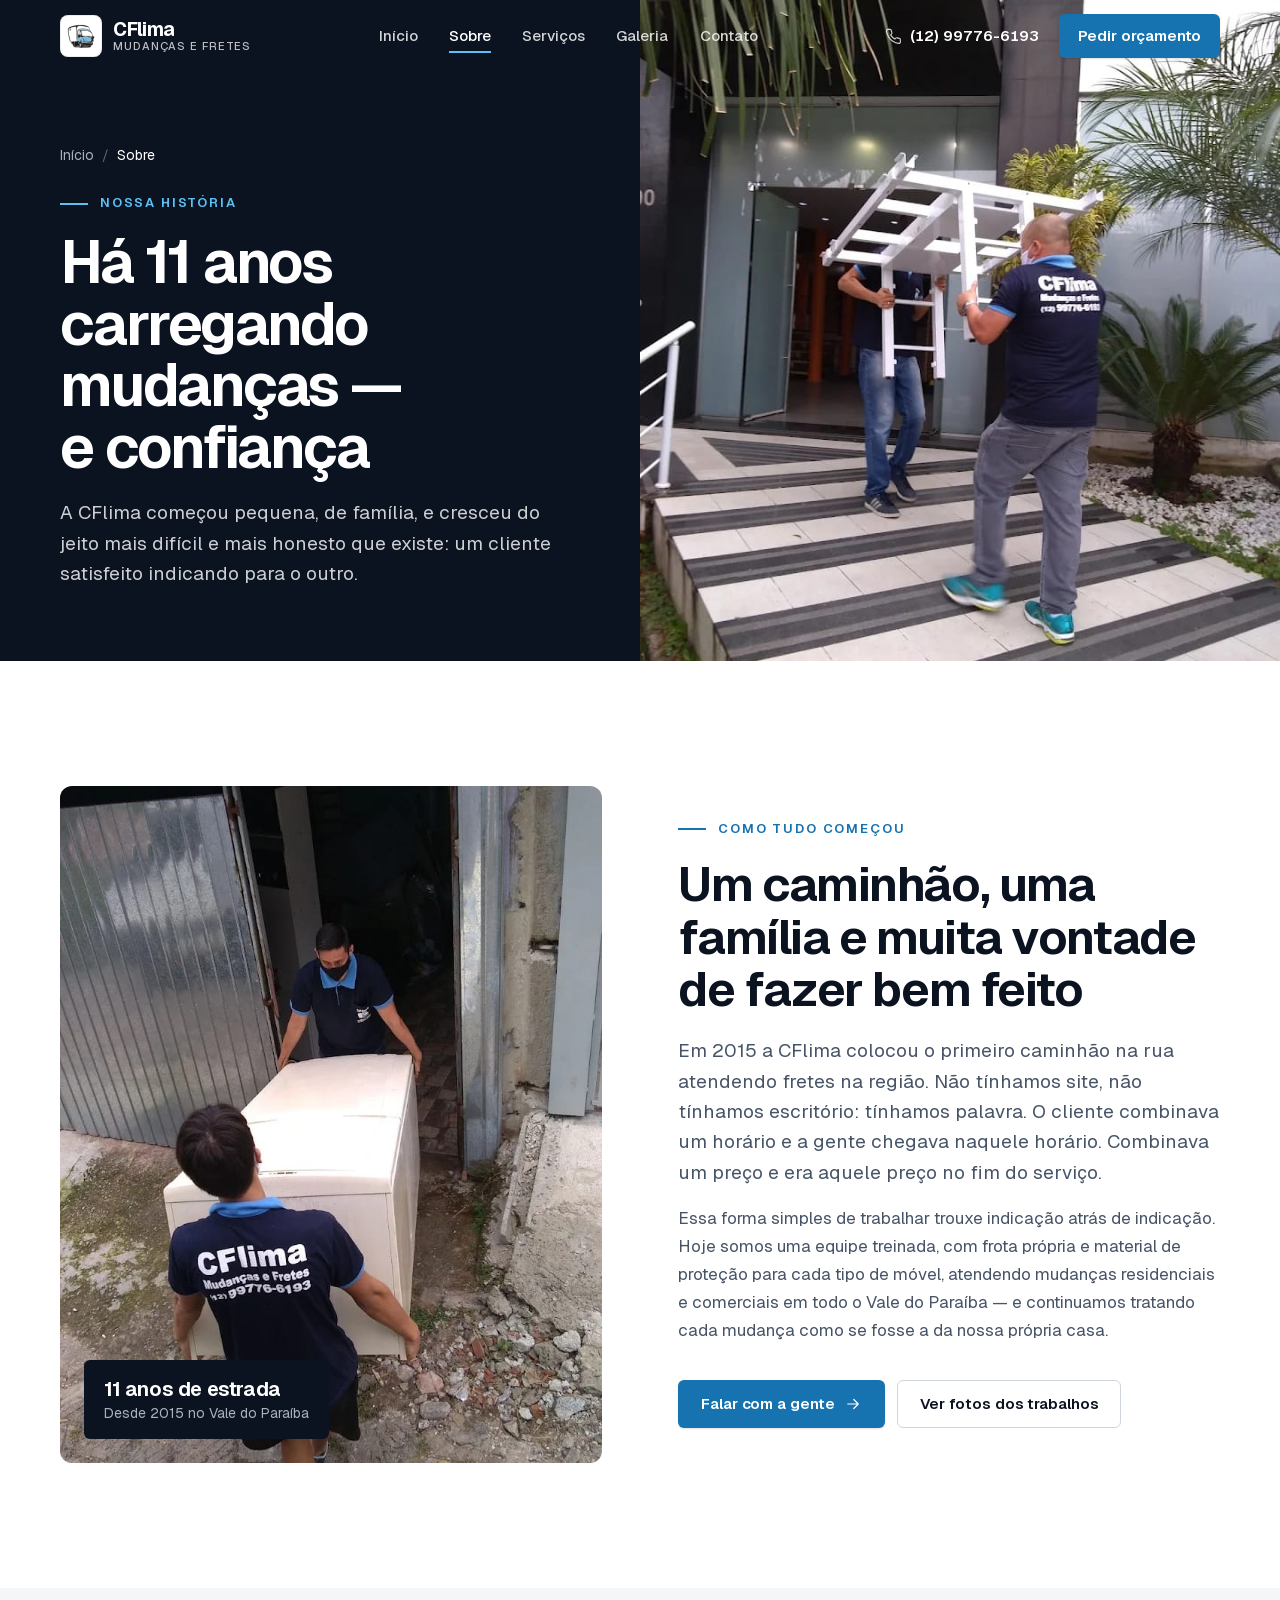
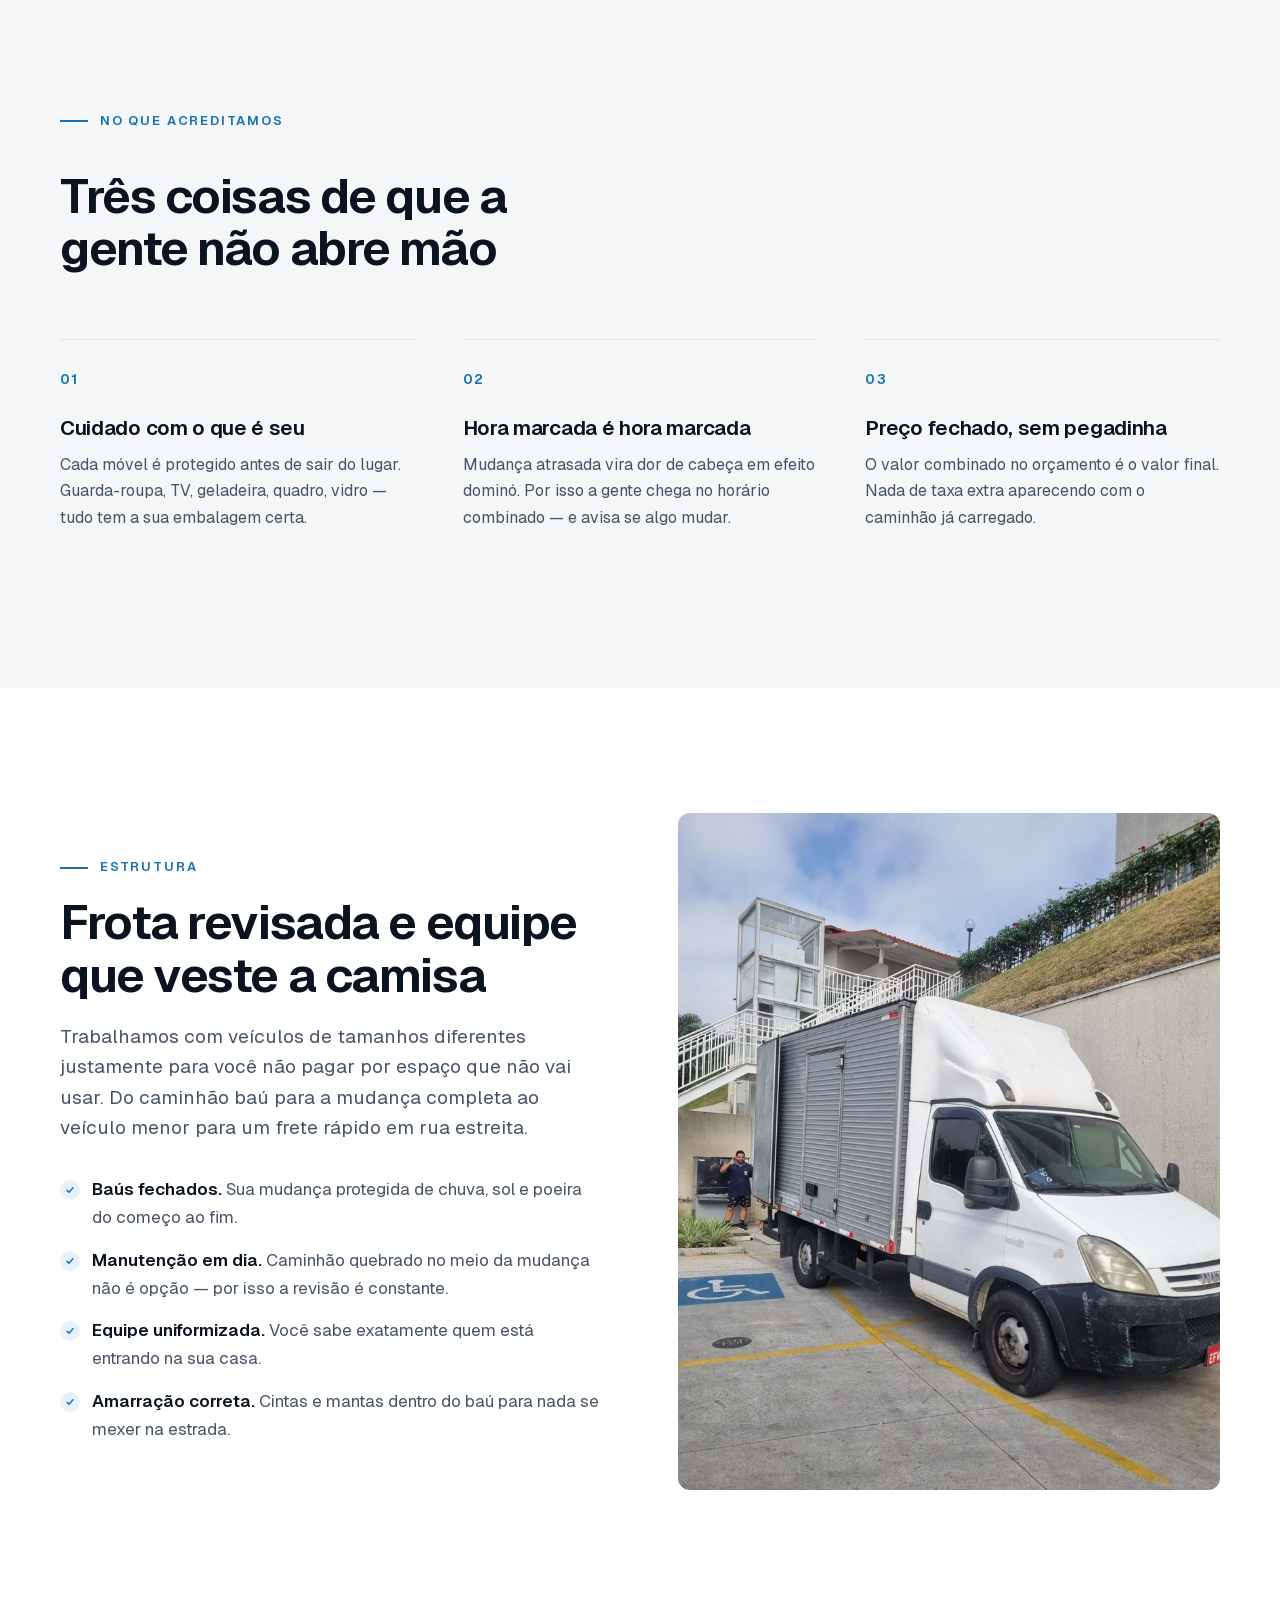
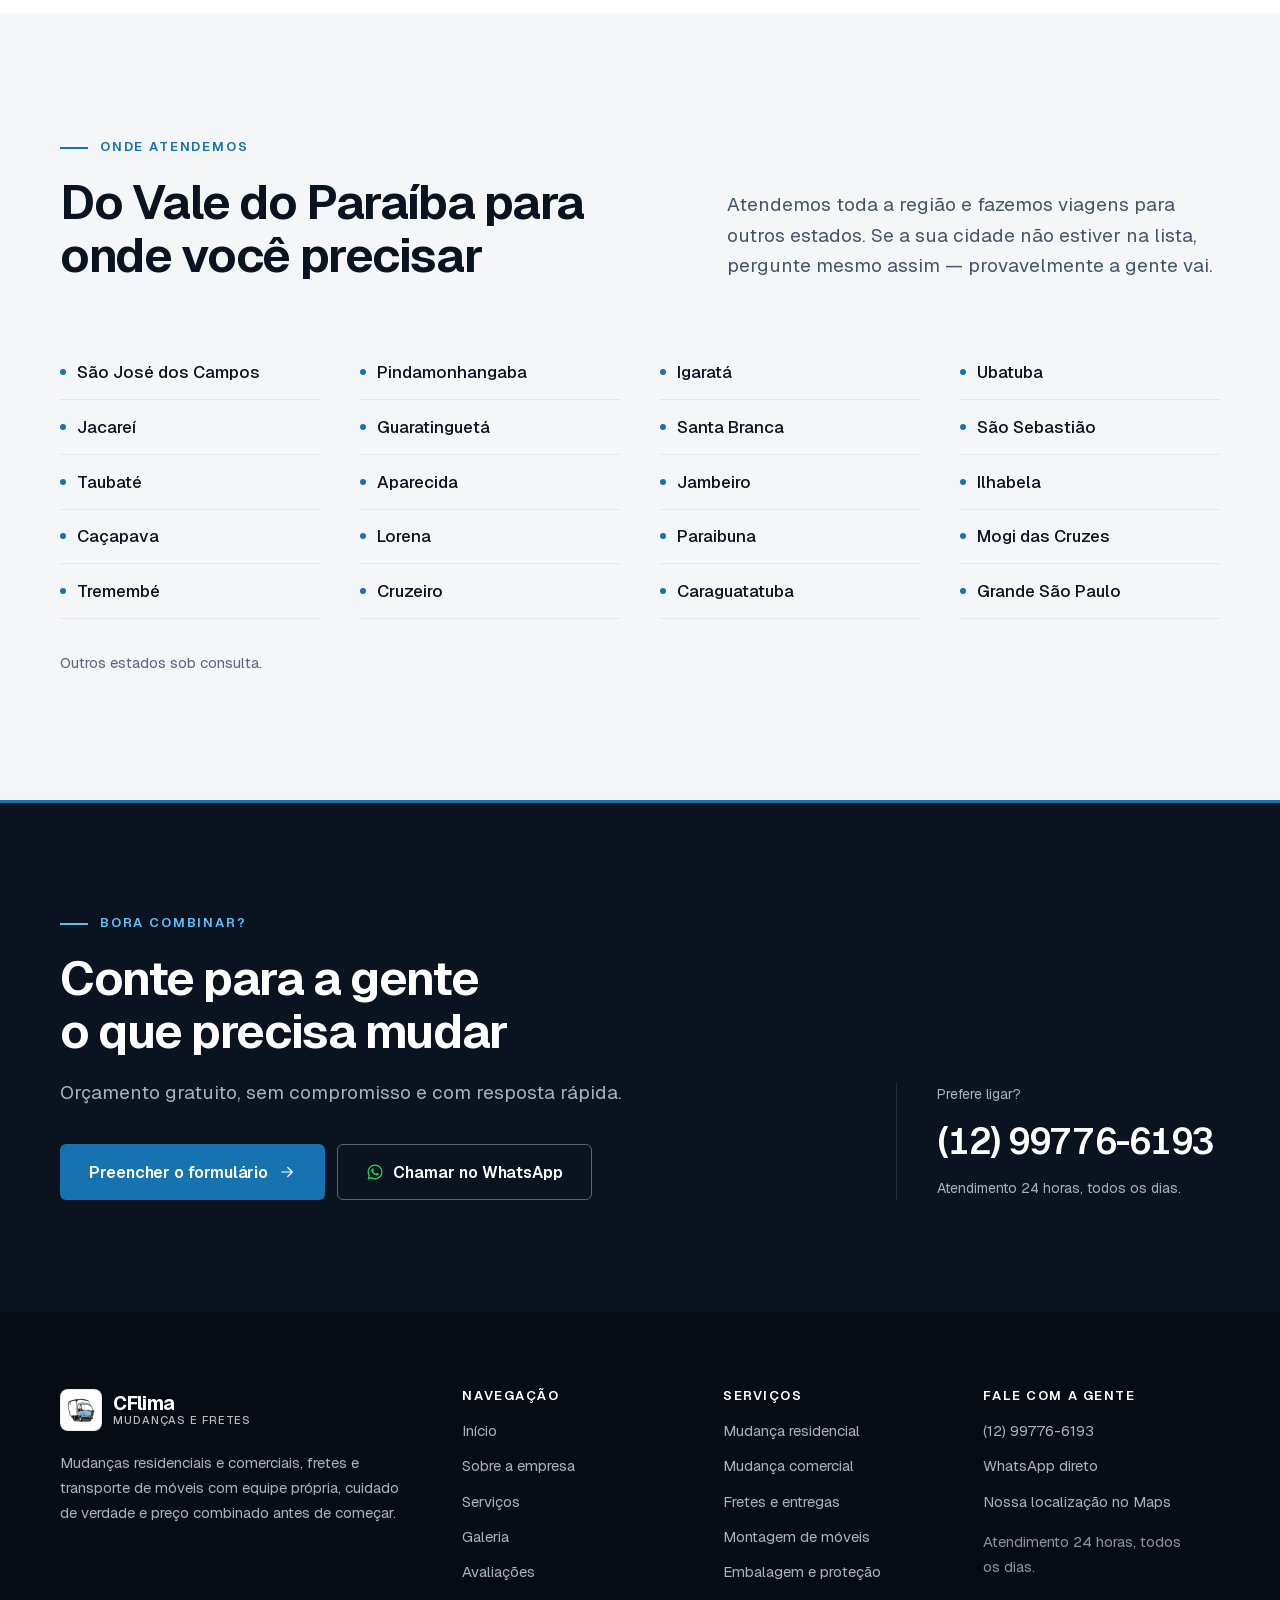
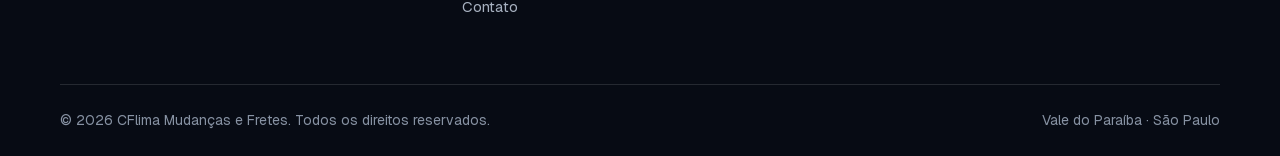
<file: sobre.html>
<!DOCTYPE html>
<html lang="pt-BR">
<head>
  <meta charset="utf-8">
  <meta name="viewport" content="width=device-width, initial-scale=1, viewport-fit=cover">
  <meta name="theme-color" content="#0b1220">

  <title>Sobre a CF Lima Transportes | Empresa familiar de mudanças no Vale do Paraíba desde 2015</title>
  <meta name="description" content="Conheça a história da CF Lima Transportes: empresa familiar desde 2015, com equipe própria treinada e frota revisada para cuidar da sua mudança no Vale do Paraíba.">
  <meta name="robots" content="index, follow, max-image-preview:large">
  <!-- ✏️ TROQUE "https://cflimatransportes.com.br" pelo endereço real do site -->
  <link rel="canonical" href="https://cflimatransportes.com.br/sobre.html">

  <meta property="og:type" content="website">
  <meta property="og:locale" content="pt_BR">
  <meta property="og:site_name" content="CF Lima Transportes">
  <meta property="og:title" content="Sobre a CF Lima Transportes">
  <meta property="og:description" content="Empresa familiar, equipe própria e frota revisada. Conheça quem cuida da sua mudança.">
  <meta property="og:url" content="https://cflimatransportes.com.br/sobre.html">
  <meta property="og:image" content="https://cflimatransportes.com.br/images/carregando.jpeg">
  <meta property="og:image:alt" content="Equipe da CF Lima Transportes carregando um freezer">
  <meta name="twitter:card" content="summary_large_image">

  <link rel="icon" href="favicon.ico" sizes="any">
  <link rel="apple-touch-icon" href="images/apple-touch-icon.png">
  <link rel="manifest" href="site.webmanifest">

  <link rel="preload" href="fonts/geist-latin.woff2" as="font" type="font/woff2" crossorigin>
  <link rel="stylesheet" href="css/style.css">
  <script src="js/main.js"></script>
</head>

<body>
  <svg width="0" height="0" hidden>
    <symbol id="i-seta" viewBox="0 0 24 24"><path d="M5 12h14M13 6l6 6-6 6"/></symbol>
    <symbol id="i-tel" viewBox="0 0 24 24"><path d="M22 16.9v3a2 2 0 0 1-2.2 2 19.8 19.8 0 0 1-8.6-3.1 19.5 19.5 0 0 1-6-6A19.8 19.8 0 0 1 2.1 4.2 2 2 0 0 1 4.1 2h3a2 2 0 0 1 2 1.7c.1 1 .4 1.9.7 2.8a2 2 0 0 1-.5 2.1L8.1 9.8a16 16 0 0 0 6 6l1.2-1.2a2 2 0 0 1 2.1-.5c.9.3 1.8.6 2.8.7a2 2 0 0 1 1.8 2.1Z"/></symbol>
    <symbol id="i-wpp" viewBox="0 0 24 24"><path fill="currentColor" stroke="none" d="M12.04 2C6.58 2 2.13 6.45 2.13 11.91c0 1.75.46 3.46 1.32 4.96L2 22l5.25-1.38a9.9 9.9 0 0 0 4.79 1.22c5.46 0 9.91-4.45 9.91-9.91S17.5 2 12.04 2zm0 18.15a8.2 8.2 0 0 1-4.19-1.15l-.3-.18-3.12.82.83-3.04-.2-.31a8.2 8.2 0 0 1-1.26-4.38c0-4.54 3.7-8.23 8.25-8.23a8.19 8.19 0 0 1 8.24 8.23c0 4.54-3.7 8.24-8.25 8.24zm4.53-6.17c-.25-.12-1.47-.72-1.69-.81-.23-.08-.39-.12-.56.13-.16.24-.64.8-.79.97-.14.16-.29.18-.54.06-.25-.12-1.05-.39-2-1.23-.74-.66-1.24-1.47-1.38-1.72-.15-.25-.02-.38.11-.5.11-.11.25-.29.37-.44.12-.15.16-.25.25-.42.08-.16.04-.31-.02-.43-.06-.12-.56-1.34-.76-1.84-.2-.48-.4-.42-.56-.43h-.47c-.16 0-.43.06-.65.31-.23.25-.86.84-.86 2.05s.88 2.38 1 2.54c.13.17 1.74 2.65 4.21 3.72.59.25 1.05.4 1.4.52.59.19 1.13.16 1.55.1.47-.07 1.47-.6 1.68-1.18.2-.58.2-1.08.15-1.18-.06-.11-.22-.17-.47-.29z"/></symbol>
  </svg>

  <a class="pular" href="#conteudo">Pular para o conteúdo</a>

  <header class="cabecalho">
    <div class="container cabecalho__inner">
      <a class="marca" href="index.html" aria-label="CFlima Mudanças e Fretes — página inicial">
        <span class="marca__selo"><img src="images/icone-96.png" alt="" width="96" height="73"></span>
        <span class="marca__txt">
          <span class="marca__nome">CFlima</span>
          <span class="marca__sub">Mudanças e Fretes</span>
        </span>
      </a>

      <nav class="nav" aria-label="Menu principal">
        <a class="nav__link" href="index.html">Início</a>
        <a class="nav__link" href="sobre.html" aria-current="page">Sobre</a>
        <a class="nav__link" href="servicos.html">Serviços</a>
        <a class="nav__link" href="galeria.html">Galeria</a>
        <a class="nav__link" href="contato.html">Contato</a>
      </nav>

      <div class="cabecalho__acoes">
        <a class="cabecalho__tel" href="tel:+5512997766193">
          <svg class="icone" aria-hidden="true"><use href="#i-tel"/></svg>
          (12) 99776-6193
        </a>
        <a class="btn btn--primario" href="contato.html">Pedir orçamento</a>
        <button class="hamburguer" type="button" aria-label="Abrir menu" aria-expanded="false" aria-controls="menu-mobile">
          <span></span><span></span>
        </button>
      </div>
    </div>
  </header>

  <div class="menu-mobile" id="menu-mobile">
    <nav aria-label="Menu principal no celular">
      <a href="index.html">Início</a>
      <a href="sobre.html" aria-current="page">Sobre</a>
      <a href="servicos.html">Serviços</a>
      <a href="galeria.html">Galeria</a>
      <a href="contato.html">Contato</a>
    </nav>
    <div class="menu-mobile__acoes">
      <a class="btn btn--primario btn--g" href="contato.html">Pedir orçamento grátis</a>
      <a class="btn btn--contorno btn--g" href="https://wa.me/5512997766193?text=Ol%C3%A1%2C%20CFlima!%20Gostaria%20de%20um%20or%C3%A7amento%20de%20mudan%C3%A7a." target="_blank" rel="noopener noreferrer">
        <svg class="icone ico-wpp" aria-hidden="true"><use href="#i-wpp"/></svg>
        Chamar no WhatsApp
      </a>
      <a class="btn btn--contorno btn--g" href="tel:+5512997766193">
        <svg class="icone" aria-hidden="true"><use href="#i-tel"/></svg>
        Ligar: (12) 99776-6193
      </a>
    </div>
  </div>

  <main id="conteudo">

    <!-- ============================ TOPO DA PÁGINA ====================== -->
    <section class="hero-pagina escuro">
      <div class="hero-pagina__texto">
        <nav class="trilha" aria-label="Você está em">
          <ol>
            <li><a href="index.html">Início</a></li>
            <li><span aria-current="page">Sobre</span></li>
          </ol>
        </nav>
        <p class="olho reveal">Nossa história</p>
        <h1 class="reveal d1">Há <span data-anos>11</span> anos carregando mudanças — e confiança</h1>
        <p class="lead reveal d2">
          A CFlima começou pequena, de família, e cresceu do jeito mais difícil e mais honesto que existe:
          um cliente satisfeito indicando para o outro.
        </p>
      </div>
      <div class="hero-pagina__midia">
        <img src="images/carregando2.jpeg" width="720" height="960" fetchpriority="high" decoding="async" alt="Equipe da CFlima carregando um móvel na entrada de um prédio">
      </div>
    </section>

    <!-- ============================== HISTÓRIA ========================= -->
    <section class="secao" aria-labelledby="titulo-historia">
      <div class="container split">
        <figure class="split__midia reveal">
          <img src="images/carregando.jpeg" width="720" height="1280" loading="lazy" decoding="async" alt="Dois profissionais da CFlima, de uniforme, carregando um freezer com cuidado">
          <figcaption class="selo-anos">
            <b><span data-anos>11</span> anos de estrada</b>
            <span>Desde <span data-ano-fundacao>2015</span> no Vale do Paraíba</span>
          </figcaption>
        </figure>

        <div class="split__texto">
          <p class="olho reveal">Como tudo começou</p>
          <h2 class="reveal d1" id="titulo-historia">Um caminhão, uma família e muita vontade de fazer bem feito</h2>
          <p class="lead reveal d2">
            Em <span data-ano-fundacao>2015</span> a CFlima colocou o primeiro caminhão na rua
            atendendo fretes na região. Não tínhamos site, não tínhamos escritório: tínhamos
            palavra. O cliente combinava um horário e a gente chegava naquele horário. Combinava
            um preço e era aquele preço no fim do serviço.
          </p>
          <p class="reveal d2">
            Essa forma simples de trabalhar trouxe indicação atrás de indicação. Hoje somos uma
            equipe treinada, com frota própria e material de proteção para cada tipo de móvel,
            atendendo mudanças residenciais e comerciais em todo o Vale do Paraíba — e continuamos
            tratando cada mudança como se fosse a da nossa própria casa.
          </p>
          <div class="acoes reveal d3">
            <a class="btn btn--primario" href="contato.html">
              Falar com a gente
              <svg class="icone" aria-hidden="true"><use href="#i-seta"/></svg>
            </a>
            <a class="btn btn--contorno" href="galeria.html">Ver fotos dos trabalhos</a>
          </div>
        </div>
      </div>
    </section>

    <!-- ============================== VALORES ========================== -->
    <section class="secao secao--cinza" aria-labelledby="titulo-valores">
      <div class="container">
        <div class="cabeca-secao">
          <p class="olho reveal">No que acreditamos</p>
          <h2 class="reveal d1" id="titulo-valores">Três coisas de que a gente não abre mão</h2>
        </div>

        <div class="pilares">
          <article class="pilar reveal">
            <span class="pilar__num">01</span>
            <h3>Cuidado com o que é seu</h3>
            <p>Cada móvel é protegido antes de sair do lugar. Guarda-roupa, TV, geladeira, quadro, vidro — tudo tem a sua embalagem certa.</p>
          </article>
          <article class="pilar reveal d1">
            <span class="pilar__num">02</span>
            <h3>Hora marcada é hora marcada</h3>
            <p>Mudança atrasada vira dor de cabeça em efeito dominó. Por isso a gente chega no horário combinado — e avisa se algo mudar.</p>
          </article>
          <article class="pilar reveal d2">
            <span class="pilar__num">03</span>
            <h3>Preço fechado, sem pegadinha</h3>
            <p>O valor combinado no orçamento é o valor final. Nada de taxa extra aparecendo com o caminhão já carregado.</p>
          </article>
        </div>
      </div>
    </section>

    <!-- ========================== ESTRUTURA / FROTA ==================== -->
    <section class="secao" aria-labelledby="titulo-estrutura">
      <div class="container split split--inverso">
        <figure class="split__midia reveal">
          <img src="images/frente2-800.jpg" srcset="images/frente2-800.jpg 800w, images/frente2.jpeg 1200w" sizes="(min-width: 960px) 580px, 100vw" width="800" height="1067" loading="lazy" decoding="async" alt="Caminhão baú da CFlima estacionado em um condomínio, com um integrante da equipe ao fundo">
        </figure>

        <div class="split__texto">
          <p class="olho reveal">Estrutura</p>
          <h2 class="reveal d1" id="titulo-estrutura">Frota revisada e equipe que veste a camisa</h2>
          <p class="lead reveal d2">
            Trabalhamos com veículos de tamanhos diferentes justamente para você não pagar por
            espaço que não vai usar. Do caminhão baú para a mudança completa ao veículo menor
            para um frete rápido em rua estreita.
          </p>
          <ul class="lista-check">
            <li class="reveal"><b>Baús fechados.</b> Sua mudança protegida de chuva, sol e poeira do começo ao fim.</li>
            <li class="reveal d1"><b>Manutenção em dia.</b> Caminhão quebrado no meio da mudança não é opção — por isso a revisão é constante.</li>
            <li class="reveal d2"><b>Equipe uniformizada.</b> Você sabe exatamente quem está entrando na sua casa.</li>
            <li class="reveal d3"><b>Amarração correta.</b> Cintas e mantas dentro do baú para nada se mexer na estrada.</li>
          </ul>
        </div>
      </div>
    </section>

    <!-- =========================== ÁREA ATENDIDA ======================= -->
    <section class="secao secao--cinza" aria-labelledby="titulo-area">
      <div class="container">
        <div class="cabeca-secao cabeca-secao--dividida">
          <div>
            <p class="olho reveal">Onde atendemos</p>
            <h2 class="reveal d1" id="titulo-area">Do Vale do Paraíba para onde você precisar</h2>
          </div>
          <p class="lead reveal d2">
            Atendemos toda a região e fazemos viagens para outros estados. Se a sua cidade não
            estiver na lista, pergunte mesmo assim — provavelmente a gente vai.
          </p>
        </div>

        <!-- ✏️ EDITÁVEL: ajuste a lista de cidades atendidas (a mesma lista está em contato.html) -->
        <ul class="cidades reveal">
          <li>São José dos Campos</li>
          <li>Jacareí</li>
          <li>Taubaté</li>
          <li>Caçapava</li>
          <li>Tremembé</li>
          <li>Pindamonhangaba</li>
          <li>Guaratinguetá</li>
          <li>Aparecida</li>
          <li>Lorena</li>
          <li>Cruzeiro</li>
          <li>Igaratá</li>
          <li>Santa Branca</li>
          <li>Jambeiro</li>
          <li>Paraibuna</li>
          <li>Caraguatatuba</li>
          <li>Ubatuba</li>
          <li>São Sebastião</li>
          <li>Ilhabela</li>
          <li>Mogi das Cruzes</li>
          <li>Grande São Paulo</li>
        </ul>
        <p class="nota">Outros estados sob consulta.</p>
      </div>
    </section>

    <!-- =============================== CTA ============================= -->
    <section class="cta escuro" aria-labelledby="titulo-cta">
      <div class="container cta__grade">
        <div>
          <p class="olho reveal">Bora combinar?</p>
          <h2 class="reveal d1" id="titulo-cta">Conte para a gente o que precisa mudar</h2>
          <p class="lead reveal d2">Orçamento gratuito, sem compromisso e com resposta rápida.</p>
          <div class="acoes reveal d3">
            <a class="btn btn--primario btn--g" href="contato.html">
              Preencher o formulário
              <svg class="icone" aria-hidden="true"><use href="#i-seta"/></svg>
            </a>
            <a class="btn btn--claro btn--g" href="https://wa.me/5512997766193?text=Ol%C3%A1%2C%20CFlima!%20Gostaria%20de%20um%20or%C3%A7amento%20de%20mudan%C3%A7a." target="_blank" rel="noopener noreferrer">
              <svg class="icone ico-wpp" aria-hidden="true"><use href="#i-wpp"/></svg>
              Chamar no WhatsApp
            </a>
          </div>
        </div>
        <div class="cta__contato reveal d2">
          <small>Prefere ligar?</small>
          <a class="cta__tel" href="tel:+5512997766193">(12) 99776-6193</a>
          <small>Atendimento 24 horas, todos os dias.</small>
        </div>
      </div>
    </section>

  </main>

  <footer class="rodape escuro">
    <div class="container">
      <div class="rodape__grade">
        <div class="rodape__marca">
          <a class="marca" href="index.html" aria-label="CFlima Mudanças e Fretes — página inicial">
            <span class="marca__selo"><img src="images/icone-96.png" alt="" width="96" height="73" loading="lazy"></span>
            <span class="marca__txt">
              <span class="marca__nome">CFlima</span>
              <span class="marca__sub">Mudanças e Fretes</span>
            </span>
          </a>
          <p>Mudanças residenciais e comerciais, fretes e transporte de móveis com equipe própria, cuidado de verdade e preço combinado antes de começar.</p>
        </div>

        <nav aria-label="Rodapé">
          <h2 class="rodape__titulo">Navegação</h2>
          <div class="rodape__links">
            <a href="index.html">Início</a>
            <a href="sobre.html">Sobre a empresa</a>
            <a href="servicos.html">Serviços</a>
            <a href="galeria.html">Galeria</a>
            <a href="index.html#avaliacoes">Avaliações</a>
            <a href="contato.html">Contato</a>
          </div>
        </nav>

        <div>
          <h2 class="rodape__titulo">Serviços</h2>
          <div class="rodape__links">
            <a href="servicos.html#residencial">Mudança residencial</a>
            <a href="servicos.html#comercial">Mudança comercial</a>
            <a href="servicos.html#fretes">Fretes e entregas</a>
            <a href="servicos.html#montagem">Montagem de móveis</a>
            <a href="servicos.html#embalagem">Embalagem e proteção</a>
          </div>
        </div>

        <div>
          <h2 class="rodape__titulo">Fale com a gente</h2>
          <div class="rodape__links">
            <a href="tel:+5512997766193">(12) 99776-6193</a>
            <a href="https://wa.me/5512997766193" target="_blank" rel="noopener noreferrer">WhatsApp direto</a>
            <a href="https://share.google/Mkr7TAGyecTT0mLDv" target="_blank" rel="noopener noreferrer">Nossa localização no Maps</a>
          </div>
          <p class="rodape__horario">Atendimento 24 horas, todos os dias.</p>
        </div>
      </div>

      <div class="rodape__base">
        <span>© <span data-ano-atual>2026</span> CFlima Mudanças e Fretes. Todos os direitos reservados.</span>
        <span>Vale do Paraíba · São Paulo</span>
      </div>
    </div>
  </footer>

  <a class="fab-wpp" href="https://wa.me/5512997766193?text=Ol%C3%A1%2C%20CFlima!%20Gostaria%20de%20um%20or%C3%A7amento%20de%20mudan%C3%A7a." target="_blank" rel="noopener noreferrer" aria-label="Falar no WhatsApp">
    <svg class="icone" aria-hidden="true"><use href="#i-wpp"/></svg>
  </a>

  <!-- Vercel Web Analytics (a fila window.va é criada em js/main.js) -->
  <script defer src="https://cdn.vercel-insights.com/v1/script.js"></script>
</body>
</html>
</file>
<file: css/style.css>
/* ==========================================================================
   CFlima Mudanças e Fretes — Folha de estilo principal
   HTML + CSS + JS puro, sem dependências. Compatível com a CSP do vercel.json
   (sem estilos inline; fonte servida do próprio site).
   --------------------------------------------------------------------------
   01. Fonte e tokens
   02. Base
   03. Layout e tipografia
   04. Botões e links
   05. Cabeçalho e menu
   06. Hero da home
   07. Hero das páginas internas
   08. Home — apresentação, serviços, diferenciais, frota
   09. Avaliações
   10. Processo e FAQ
   11. Chamada final (CTA)
   12. Sobre e Serviços (páginas internas)
   13. Galeria e lightbox
   14. Contato e formulário
   15. Rodapé e botão flutuante
   16. 404
   17. Animações, acessibilidade e impressão
   ========================================================================== */

/* =========================== 01. FONTE E TOKENS ========================= */
@font-face {
  font-family: "Geist";
  src: url("../fonts/geist-latin.woff2") format("woff2");
  font-weight: 100 900;
  font-style: normal;
  font-display: swap;
}

:root {
  /* Marca: preto profundo + azul do caminhão da logomarca */
  --ink-950: #070b14;
  --ink-900: #0b1220;
  --ink-800: #131c2e;
  --azul: #1673b0;          /* CTA e links sobre fundo claro (5,1:1) */
  --azul-escuro: #0f5f96;   /* hover */
  --azul-claro: #5cc0f5;    /* detalhes sobre fundo escuro (9,2:1) */
  --wpp: #25d366;

  --fundo: #ffffff;
  --fundo-2: #f4f6f8;

  /* Cores de contexto — invertidas em .escuro */
  --titulo: var(--ink-900);
  --corpo: #475467;
  --suave: #5b6678;
  --linha: #e4e7ec;
  --acento: var(--azul);

  --fonte: "Geist", "Segoe UI", system-ui, -apple-system, BlinkMacSystemFont,
    Roboto, "Helvetica Neue", Arial, sans-serif;

  --h1: clamp(2.35rem, 1.25rem + 4.3vw, 4.5rem);
  --h2: clamp(1.9rem, 1.2rem + 2.5vw, 3rem);
  --h3: clamp(1.125rem, 1.05rem + 0.3vw, 1.3rem);

  --max: 1240px;
  --gutter: clamp(1.25rem, 4vw, 2.5rem);
  --secao-y: clamp(4.5rem, 3rem + 6vw, 8rem);
  --header-h: 72px;

  --r: 6px;
  --r-lg: 12px;
  --ease: cubic-bezier(0.22, 0.7, 0.3, 1);
}

.escuro {
  --titulo: #ffffff;
  --corpo: #a7b1c0;
  --suave: #8792a3;
  --linha: rgba(255, 255, 255, 0.12);
  --acento: var(--azul-claro);
  background-color: var(--ink-900);
  color: var(--corpo);
}

/* ================================ 02. BASE ============================== */
*,
*::before,
*::after { box-sizing: border-box; }

html {
  -webkit-text-size-adjust: 100%;
  scroll-behavior: smooth;
  scroll-padding-top: calc(var(--header-h) + 1.5rem);
}

body {
  margin: 0;
  font-family: var(--fonte);
  font-size: 1.0625rem;
  line-height: 1.65;
  color: var(--corpo);
  background: var(--fundo);
  -webkit-font-smoothing: antialiased;
  text-rendering: optimizeLegibility;
  overflow-x: clip;
}

h1, h2, h3, h4, p, ul, ol, figure, blockquote, dl, dd { margin: 0; }
ul, ol { padding: 0; list-style: none; }

img, svg, picture { display: block; max-width: 100%; }
img { height: auto; }

a { color: inherit; text-decoration: none; }

button, input, select, textarea { font: inherit; color: inherit; }
button { background: none; border: 0; padding: 0; cursor: pointer; }

::selection { background: var(--azul); color: #fff; }

:focus-visible {
  outline: 2px solid var(--acento);
  outline-offset: 3px;
  border-radius: 2px;
}

.pular {
  position: absolute;
  top: 0.75rem;
  left: 0.75rem;
  z-index: 300;
  padding: 0.75rem 1.1rem;
  border-radius: var(--r);
  background: var(--ink-900);
  color: #fff;
  font-weight: 600;
  transform: translateY(-160%);
  transition: transform 0.2s var(--ease);
}
.pular:focus { transform: none; }

.so-leitor {
  position: absolute !important;
  width: 1px;
  height: 1px;
  margin: -1px;
  padding: 0;
  overflow: hidden;
  clip: rect(0 0 0 0);
  white-space: nowrap;
  border: 0;
}

/* ======================== 03. LAYOUT E TIPOGRAFIA ======================= */
.container {
  width: 100%;
  max-width: var(--max);
  margin-inline: auto;
  padding-inline: var(--gutter);
}

.secao { padding-block: var(--secao-y); }
.secao--cinza { background: var(--fundo-2); }

h1, h2, h3 {
  color: var(--titulo);
  font-weight: 650;
  text-wrap: balance;
}
h1 { font-size: var(--h1); line-height: 1.04; letter-spacing: -0.035em; }
h2 { font-size: var(--h2); line-height: 1.1; letter-spacing: -0.03em; }
h3 { font-size: var(--h3); line-height: 1.3; letter-spacing: -0.015em; font-weight: 600; }

p { text-wrap: pretty; }
p + p { margin-top: 1rem; }
strong, b { color: var(--titulo); font-weight: 600; }

.olho {
  display: flex;
  align-items: center;
  gap: 0.75rem;
  margin-bottom: 1.25rem;
  font-size: 0.8125rem;
  font-weight: 600;
  line-height: 1.3;
  letter-spacing: 0.14em;
  text-transform: uppercase;
  color: var(--acento);
}
.olho::before {
  content: "";
  flex: none;
  width: 28px;
  height: 2px;
  background: currentColor;
}

.lead {
  max-width: 58ch;
  font-size: clamp(1.0625rem, 1rem + 0.3vw, 1.1875rem);
  line-height: 1.6;
  color: var(--corpo);
}
h2 + .lead,
h1 + .lead { margin-top: 1.25rem; }

.cabeca-secao {
  display: grid;
  gap: 1.25rem 4rem;
  margin-bottom: clamp(2.5rem, 5vw, 4rem);
}
.cabeca-secao h2 { max-width: 18ch; }
.cabeca-secao__lado { display: grid; gap: 1.25rem; justify-items: start; }

@media (min-width: 960px) {
  .cabeca-secao--dividida {
    grid-template-columns: minmax(0, 1.1fr) minmax(0, 0.9fr);
    align-items: end;
  }
}

.lista-check { display: grid; gap: 0.9rem; }
.lista-check li {
  position: relative;
  padding-left: 2rem;
}
.lista-check li::before {
  content: "";
  position: absolute;
  left: 0;
  top: 0.3em;
  width: 1.25rem;
  height: 1.25rem;
  border-radius: 50%;
  background: rgba(22, 115, 176, 0.1) url("data:image/svg+xml,%3Csvg xmlns='http://www.w3.org/2000/svg' viewBox='0 0 24 24' fill='none' stroke='%231673b0' stroke-width='3' stroke-linecap='round' stroke-linejoin='round'%3E%3Cpath d='m6 12.5 4 4 8-9'/%3E%3C/svg%3E") center / 0.75rem no-repeat;
}
.escuro .lista-check li::before {
  background-color: rgba(92, 192, 245, 0.14);
  background-image: url("data:image/svg+xml,%3Csvg xmlns='http://www.w3.org/2000/svg' viewBox='0 0 24 24' fill='none' stroke='%235cc0f5' stroke-width='3' stroke-linecap='round' stroke-linejoin='round'%3E%3Cpath d='m6 12.5 4 4 8-9'/%3E%3C/svg%3E");
}

.icone {
  width: 1.5rem;
  height: 1.5rem;
  flex: none;
  fill: none;
  stroke: currentColor;
  stroke-width: 1.6;
  stroke-linecap: round;
  stroke-linejoin: round;
}

/* ============================ 04. BOTÕES E LINKS ======================== */
.acoes {
  display: flex;
  flex-wrap: wrap;
  gap: 0.75rem;
  margin-top: 2.25rem;
}
.acoes--centro { justify-content: center; }
.estreito { max-width: 52rem; }
@media (max-width: 479px) {
  .acoes .btn { flex: 1 1 100%; }
}

.btn {
  display: inline-flex;
  align-items: center;
  justify-content: center;
  gap: 0.6rem;
  min-height: 3rem;
  padding: 0.7rem 1.35rem;
  border: 1px solid transparent;
  border-radius: var(--r);
  font-size: 0.9375rem;
  font-weight: 600;
  line-height: 1.2;
  letter-spacing: -0.005em;
  white-space: nowrap;
  cursor: pointer;
  transition: background-color 0.2s var(--ease), border-color 0.2s var(--ease),
    color 0.2s var(--ease), transform 0.2s var(--ease), box-shadow 0.2s var(--ease);
}
.btn svg { width: 1.125rem; height: 1.125rem; flex: none; }
.btn:hover { transform: translateY(-1px); }
.btn:active { transform: translateY(0); }
.btn--g { min-height: 3.5rem; padding-inline: 1.75rem; font-size: 1rem; }

.btn--primario {
  background: var(--azul);
  color: #fff;
  box-shadow: 0 1px 2px rgba(7, 11, 20, 0.12);
}
.btn--primario:hover { background: var(--azul-escuro); box-shadow: 0 8px 20px -10px rgba(15, 95, 150, 0.7); }
.btn--primario:active { background: #0c4f7d; }
.btn--primario svg { transition: transform 0.2s var(--ease); }
.btn--primario:hover svg { transform: translateX(3px); }

.btn--contorno {
  border-color: #cfd5dd;
  background: transparent;
  color: var(--ink-900);
}
.btn--contorno:hover { border-color: var(--ink-900); background: rgba(11, 18, 32, 0.03); }
.btn--contorno:active { background: rgba(11, 18, 32, 0.07); }

.btn--claro {
  border-color: rgba(255, 255, 255, 0.34);
  background: transparent;
  color: #fff;
}
.btn--claro:hover { border-color: #fff; background: rgba(255, 255, 255, 0.08); }
.btn--claro:active { background: rgba(255, 255, 255, 0.14); }

.btn .ico-wpp { color: var(--wpp); }
.btn--contorno .ico-wpp { color: #1a9e4b; }

.link-seta {
  display: inline-flex;
  align-items: center;
  gap: 0.5rem;
  font-weight: 600;
  color: var(--acento);
  transition: color 0.2s var(--ease);
}
.link-seta svg {
  width: 1.1rem;
  height: 1.1rem;
  transition: transform 0.25s var(--ease);
}
.link-seta:hover { color: var(--titulo); }
.link-seta:hover svg { transform: translateX(4px); }

/* ========================== 05. CABEÇALHO E MENU ======================== */
.cabecalho {
  position: fixed;
  inset: 0 0 auto;
  z-index: 100;
  height: var(--header-h);
  color: #fff;
  transition: background-color 0.3s var(--ease), box-shadow 0.3s var(--ease),
    color 0.3s var(--ease);
}
.cabecalho.is-solido,
.cabecalho.is-menu {
  background: rgba(255, 255, 255, 0.97);
  color: var(--ink-900);
  box-shadow: 0 1px 0 #e4e7ec, 0 8px 24px -18px rgba(7, 11, 20, 0.35);
}
@supports (backdrop-filter: blur(1px)) {
  .cabecalho.is-solido {
    background: rgba(255, 255, 255, 0.88);
    backdrop-filter: saturate(160%) blur(14px);
  }
}

.cabecalho__inner {
  display: flex;
  align-items: center;
  justify-content: space-between;
  gap: 1.5rem;
  height: 100%;
}

.marca {
  display: inline-flex;
  align-items: center;
  gap: 0.7rem;
  flex: none;
}
.marca__selo {
  display: grid;
  place-items: center;
  width: 2.625rem;
  height: 2.625rem;
  border-radius: 8px;
  background: #fff;
  box-shadow: inset 0 0 0 1px rgba(11, 18, 32, 0.08);
}
.marca__selo img { width: 2rem; height: auto; }
.marca__txt { display: grid; line-height: 1.1; }
.marca__nome {
  font-size: 1.1875rem;
  font-weight: 700;
  letter-spacing: -0.03em;
}
.marca__sub {
  font-size: 0.6875rem;
  font-weight: 500;
  letter-spacing: 0.08em;
  text-transform: uppercase;
  opacity: 0.72;
}

.nav { display: flex; align-items: center; gap: 0.25rem; }
.nav__link {
  position: relative;
  padding: 0.5rem 0.85rem;
  font-size: 0.9375rem;
  font-weight: 500;
  opacity: 0.82;
  transition: opacity 0.2s var(--ease);
}
.nav__link::after {
  content: "";
  position: absolute;
  left: 0.85rem;
  right: 0.85rem;
  bottom: 0.2rem;
  height: 2px;
  background: var(--azul-claro);
  transform: scaleX(0);
  transform-origin: left;
  transition: transform 0.3s var(--ease);
}
.nav__link:hover { opacity: 1; }
.nav__link:hover::after { transform: scaleX(1); }
.nav__link[aria-current="page"] { opacity: 1; }
.nav__link[aria-current="page"]::after { transform: scaleX(1); }
.is-solido .nav__link::after,
.is-menu .nav__link::after { background: var(--azul); }

.cabecalho__acoes { display: flex; align-items: center; gap: 1.25rem; flex: none; }
.cabecalho__tel {
  display: inline-flex;
  align-items: center;
  gap: 0.5rem;
  font-size: 0.9375rem;
  font-weight: 600;
  font-variant-numeric: tabular-nums;
}
.cabecalho__tel svg { width: 1.05rem; height: 1.05rem; opacity: 0.8; }
.cabecalho__acoes .btn { min-height: 2.75rem; padding-inline: 1.1rem; }

.hamburguer {
  display: none;
  position: relative;
  width: 2.75rem;
  height: 2.75rem;
  margin-right: -0.5rem;
  border-radius: var(--r);
}
.hamburguer span {
  position: absolute;
  left: 50%;
  width: 1.375rem;
  height: 2px;
  margin-left: -0.6875rem;
  border-radius: 2px;
  background: currentColor;
  transition: transform 0.3s var(--ease), top 0.3s var(--ease);
}
.hamburguer span:first-child { top: 17px; }
.hamburguer span:last-child { top: 25px; }
.hamburguer[aria-expanded="true"] span:first-child { top: 21px; transform: rotate(45deg); }
.hamburguer[aria-expanded="true"] span:last-child { top: 21px; transform: rotate(-45deg); }

.menu-mobile {
  position: fixed;
  inset: var(--header-h) 0 0;
  z-index: 99;
  display: flex;
  flex-direction: column;
  justify-content: space-between;
  gap: 2rem;
  padding: 1.5rem var(--gutter) calc(1.5rem + env(safe-area-inset-bottom));
  overflow-y: auto;
  background: #fff;
  opacity: 0;
  visibility: hidden;
  transform: translateY(-8px);
  transition: opacity 0.25s var(--ease), transform 0.3s var(--ease), visibility 0.25s;
}
.menu-mobile.is-aberto { opacity: 1; visibility: visible; transform: none; }
.menu-mobile nav { display: grid; }
.menu-mobile nav a {
  display: flex;
  align-items: center;
  justify-content: space-between;
  padding: 1rem 0;
  border-bottom: 1px solid #e4e7ec;
  font-size: 1.375rem;
  font-weight: 600;
  letter-spacing: -0.02em;
  color: var(--ink-900);
}
.menu-mobile nav a[aria-current="page"] { color: var(--azul); }
.menu-mobile__acoes { display: grid; gap: 0.75rem; }
.menu-mobile__acoes .btn { width: 100%; }

body.trava-scroll { overflow: hidden; }

@media (max-width: 1199px) {
  .cabecalho__tel { display: none; }
}
@media (max-width: 959px) {
  .nav { display: none; }
  .hamburguer { display: block; }
  .cabecalho__acoes { gap: 0.5rem; }
}
@media (max-width: 479px) {
  .marca__sub { display: none; }
  .cabecalho__acoes .btn { padding-inline: 0.9rem; font-size: 0.875rem; }
}
@media (max-width: 359px) {
  .cabecalho__acoes .btn { display: none; }
}

/* ============================ 06. HERO DA HOME ========================== */
.hero {
  position: relative;
  isolation: isolate;
  display: grid;
  grid-template-rows: 1fr auto;
  min-height: min(100svh, 940px);
  background: var(--ink-950);
}

.hero__midia {
  position: absolute;
  inset: 0;
  z-index: -1;
  overflow: hidden;
}
.hero__midia img {
  width: 100%;
  height: 100%;
  object-fit: cover;
  object-position: 62% 50%;
}
.hero__midia::after {
  content: "";
  position: absolute;
  inset: 0;
  background:
    linear-gradient(90deg, rgba(7, 11, 20, 0.9) 0%, rgba(7, 11, 20, 0.76) 38%, rgba(7, 11, 20, 0.26) 72%, rgba(7, 11, 20, 0.1) 100%),
    linear-gradient(180deg, rgba(7, 11, 20, 0.72) 0%, rgba(7, 11, 20, 0) 30%, rgba(7, 11, 20, 0) 62%, rgba(7, 11, 20, 0.7) 100%);
}

.hero__conteudo {
  align-self: center;
  padding-top: calc(var(--header-h) + clamp(3rem, 9vh, 6rem));
  padding-bottom: clamp(3rem, 8vh, 5rem);
}
.hero__texto { max-width: 48rem; }
.hero h1 { font-size: clamp(2.35rem, 1.2rem + 3.4vw, 3.75rem); }
.hero h1 span { display: block; color: var(--azul-claro); }
.hero__lead {
  max-width: 35rem;
  margin-top: 1.5rem;
  font-size: clamp(1.0625rem, 1rem + 0.4vw, 1.25rem);
  line-height: 1.6;
  color: rgba(255, 255, 255, 0.84);
}

.hero__base {
  border-top: 1px solid rgba(255, 255, 255, 0.14);
  background: rgba(7, 11, 20, 0.62);
}
@supports (backdrop-filter: blur(1px)) {
  .hero__base { background: rgba(7, 11, 20, 0.45); backdrop-filter: blur(10px); }
}
.hero__fatos {
  display: grid;
  grid-template-columns: repeat(4, minmax(0, 1fr));
}
.hero__fatos li {
  display: flex;
  align-items: flex-start;
  gap: 0.85rem;
  padding: 1.5rem 1.5rem 1.6rem 0;
}
.hero__fatos li + li { padding-left: 1.5rem; border-left: 1px solid rgba(255, 255, 255, 0.14); }
.hero__fatos .icone { width: 1.375rem; height: 1.375rem; margin-top: 0.1rem; color: var(--azul-claro); }
.hero__fatos b { display: block; font-size: 1rem; color: #fff; }
.hero__fatos li > span > span { display: block; font-size: 0.875rem; line-height: 1.45; color: #a7b1c0; }

@media (max-width: 959px) {
  .hero__fatos { grid-template-columns: repeat(2, minmax(0, 1fr)); }
  .hero__fatos li,
  .hero__fatos li + li { padding: 1.25rem 1rem 1.25rem 0; border-left: 0; }
  .hero__fatos li:nth-child(even) { padding-left: 1.25rem; border-left: 1px solid rgba(255, 255, 255, 0.14); }
  .hero__fatos li:nth-child(n + 3) { border-top: 1px solid rgba(255, 255, 255, 0.14); }
}

@media (max-width: 767px) {
  .hero { display: block; min-height: 0; }
  .hero__midia { position: relative; aspect-ratio: 4 / 4.2; max-height: 62svh; width: 100%; }
  .hero__midia img { object-position: 50% 40%; }
  .hero__midia::after {
    background: linear-gradient(180deg, rgba(7, 11, 20, 0.62) 0%, rgba(7, 11, 20, 0) 30%, rgba(7, 11, 20, 0) 55%, var(--ink-950) 100%);
  }
  .hero__conteudo { margin-top: -3.5rem; padding-top: 0; padding-bottom: 2.5rem; position: relative; }
  .hero .acoes .btn { flex: 1 1 100%; }
  .hero__fatos b { font-size: 0.9375rem; }
  .hero__fatos span { font-size: 0.8125rem; }
  .hero__fatos .icone { display: none; }
}

/* ===================== 07. HERO DAS PÁGINAS INTERNAS ==================== */
.hero-pagina {
  display: grid;
  grid-template-columns: minmax(0, 1fr) minmax(0, 1fr);
  min-height: clamp(480px, 64vh, 640px);
}
.hero-pagina__texto {
  align-self: center;
  padding-top: calc(var(--header-h) + clamp(2.5rem, 6vw, 4.5rem));
  padding-bottom: clamp(3rem, 6vw, 4.5rem);
  padding-right: clamp(2rem, 5vw, 5rem);
  /* alinha o texto com o .container mesmo sendo metade da largura */
  padding-left: max(var(--gutter), calc(100% - var(--max) / 2 + var(--gutter)));
}
.hero-pagina h1 { font-size: clamp(2.2rem, 1.3rem + 3vw, 3.75rem); max-width: 16ch; }
.hero-pagina .lead { color: rgba(255, 255, 255, 0.8); }
.hero-pagina__midia { position: relative; overflow: hidden; background: var(--ink-800); }
.hero-pagina__midia img {
  position: absolute;
  inset: 0;
  width: 100%;
  height: 100%;
  object-fit: cover;
}

.trilha { margin-bottom: 1.75rem; font-size: 0.875rem; }
.trilha ol { display: flex; flex-wrap: wrap; gap: 0.5rem; }
.trilha li { display: flex; align-items: center; gap: 0.5rem; color: #a7b1c0; }
.trilha li + li::before { content: "/"; color: #5b6678; }
.trilha a { transition: color 0.2s var(--ease); }
.trilha a:hover { color: #fff; }
.trilha [aria-current="page"] { color: #fff; }

@media (max-width: 959px) {
  .hero-pagina { grid-template-columns: 1fr; min-height: 0; }
  .hero-pagina__texto {
    padding-inline: var(--gutter);
    padding-top: calc(var(--header-h) + 2.5rem);
    padding-bottom: 2.5rem;
  }
  .hero-pagina__midia { aspect-ratio: 16 / 10; }
}

/* ======= 08. HOME — APRESENTAÇÃO, SERVIÇOS, DIFERENCIAIS, FROTA ======== */
/* Apresentação */
.intro {
  display: grid;
  gap: clamp(2.5rem, 6vw, 7rem);
  align-items: center;
}
.intro__midia { position: relative; }
.intro__midia img {
  width: 100%;
  aspect-ratio: 4 / 5;
  object-fit: cover;
  object-position: 50% 68%;
  border-radius: var(--r-lg);
}
.selo-anos {
  position: absolute;
  left: clamp(1rem, 3vw, 1.5rem);
  bottom: clamp(1rem, 3vw, 1.5rem);
  display: grid;
  gap: 0.1rem;
  padding: 1rem 1.25rem;
  border-radius: var(--r);
  background: var(--ink-900);
  color: #a7b1c0;
  font-size: 0.875rem;
  line-height: 1.35;
}
.selo-anos b { font-size: 1.25rem; font-weight: 650; letter-spacing: -0.02em; color: #fff; }
.intro__texto .lead + .lead { margin-top: 1rem; }
.intro__texto .link-seta { margin-top: 2rem; }

@media (min-width: 960px) {
  .intro { grid-template-columns: minmax(0, 5fr) minmax(0, 6fr); }
}

/* Serviços em destaque */
.servicos-home {
  display: grid;
  gap: 1rem;
}
.card-servico {
  position: relative;
  isolation: isolate;
  display: flex;
  align-items: flex-end;
  min-height: 22rem;
  overflow: hidden;
  border-radius: var(--r-lg);
  background: var(--ink-900);
  color: #fff;
}
.card-servico img {
  position: absolute;
  inset: 0;
  z-index: -2;
  width: 100%;
  height: 100%;
  object-fit: cover;
  transition: transform 0.9s var(--ease);
}
.card-servico::after {
  content: "";
  position: absolute;
  inset: 0;
  z-index: -1;
  background: linear-gradient(180deg, rgba(7, 11, 20, 0) 30%, rgba(7, 11, 20, 0.55) 58%, rgba(7, 11, 20, 0.92) 100%);
}
.card-servico__corpo { padding: clamp(1.5rem, 3vw, 2.25rem); max-width: 34rem; }
.card-servico__num {
  display: block;
  margin-bottom: 0.75rem;
  font-size: 0.8125rem;
  font-weight: 600;
  letter-spacing: 0.12em;
  color: var(--azul-claro);
}
.card-servico h3 { color: #fff; font-size: clamp(1.35rem, 1.15rem + 0.8vw, 1.75rem); letter-spacing: -0.025em; }
.card-servico p { margin-top: 0.6rem; color: rgba(255, 255, 255, 0.8); font-size: 1rem; }
.card-servico__mais {
  display: inline-flex;
  align-items: center;
  gap: 0.45rem;
  margin-top: 1.25rem;
  font-size: 0.9375rem;
  font-weight: 600;
}
.card-servico__mais svg { width: 1.05rem; height: 1.05rem; transition: transform 0.25s var(--ease); }
/* o link cobre o card inteiro */
.card-servico a::after { content: ""; position: absolute; inset: 0; z-index: 1; }
.card-servico:hover img { transform: scale(1.04); }
.card-servico:hover .card-servico__mais svg { transform: translateX(4px); }
.card-servico:focus-within { outline: 2px solid var(--azul); outline-offset: 3px; }
.card-servico a:focus-visible { outline: none; }

@media (min-width: 960px) {
  .servicos-home { grid-template-columns: minmax(0, 7fr) minmax(0, 5fr); grid-template-rows: repeat(2, minmax(19rem, auto)); }
  .card-servico--grande { grid-row: span 2; }
}

.servicos-extra {
  display: grid;
  gap: 0 2.5rem;
  margin-top: clamp(2.5rem, 5vw, 3.5rem);
}
.servicos-extra__titulo {
  font-size: 0.8125rem;
  font-weight: 600;
  letter-spacing: 0.14em;
  text-transform: uppercase;
  color: var(--suave);
  padding-block: 1.25rem;
}
.servico-mini {
  display: flex;
  gap: 1rem;
  padding-block: 1.25rem;
  border-top: 1px solid var(--linha);
}
.servico-mini .icone { color: var(--azul); margin-top: 0.15rem; }
.servico-mini h3 { font-size: 1.0625rem; }
.servico-mini p { margin-top: 0.25rem; font-size: 0.9375rem; line-height: 1.55; }
.servico-mini a { transition: color 0.2s var(--ease); }
.servico-mini a:hover { color: var(--azul); }

@media (min-width: 960px) {
  .servicos-extra { grid-template-columns: 0.7fr repeat(3, minmax(0, 1fr)); }
  .servicos-extra__titulo { border-top: 1px solid var(--linha); }
}

/* Diferenciais */
.diferenciais {
  display: grid;
  gap: clamp(3rem, 6vw, 6rem);
}
.diferenciais__intro figure { margin-top: clamp(2rem, 4vw, 3rem); }
.diferenciais__intro img {
  width: 100%;
  aspect-ratio: 4 / 3;
  object-fit: cover;
  object-position: 50% 62%;
  border-radius: var(--r-lg);
}
.diferenciais__lista {
  display: grid;
  gap: 2.25rem 3rem;
  align-content: start;
}
.diferencial {
  padding-top: 1.5rem;
  border-top: 1px solid var(--linha);
}
.diferencial .icone { width: 1.75rem; height: 1.75rem; color: var(--azul-claro); margin-bottom: 1.25rem; }
.diferencial p { margin-top: 0.5rem; font-size: 1rem; }

@media (min-width: 640px) {
  .diferenciais__lista { grid-template-columns: repeat(2, minmax(0, 1fr)); }
}
@media (min-width: 960px) {
  .diferenciais { grid-template-columns: minmax(0, 5fr) minmax(0, 7fr); }
  .diferenciais__intro { position: sticky; top: calc(var(--header-h) + 2.5rem); align-self: start; }
}

/* Mosaico da frota */
.mosaico {
  display: grid;
  gap: 1rem;
  grid-template-columns: repeat(2, minmax(0, 1fr));
}
.mosaico .foto:nth-child(1),
.mosaico .foto:nth-child(4) { aspect-ratio: 3 / 4; }
.mosaico .foto:nth-child(2),
.mosaico .foto:nth-child(3) { aspect-ratio: 4 / 3; }
.mosaico .foto:nth-child(4) { order: 2; }
.mosaico .foto:nth-child(2) { order: 3; }
.mosaico .foto:nth-child(3) { order: 4; }

@media (min-width: 960px) {
  .mosaico {
    grid-template-columns: minmax(0, 1fr) minmax(0, 1.3fr) minmax(0, 1fr);
    grid-template-rows: repeat(2, minmax(0, 1fr));
    height: clamp(460px, 44vw, 580px);
  }
  .mosaico .foto:nth-child(n) { aspect-ratio: auto; order: 0; }
  .mosaico .foto:nth-child(1) { grid-row: 1 / 3; }
  .mosaico .foto:nth-child(4) { grid-column: 3; grid-row: 1 / 3; }
}

.faixa-check {
  display: grid;
  gap: 0 2rem;
  margin-top: clamp(2.5rem, 5vw, 3.5rem);
}
.faixa-check li {
  display: flex;
  gap: 0.9rem;
  padding-block: 1.25rem;
  border-top: 1px solid var(--linha);
}
.faixa-check .icone { color: var(--azul); width: 1.375rem; height: 1.375rem; margin-top: 0.15rem; }
.faixa-check b { display: block; font-size: 1rem; }
.faixa-check span { display: block; margin-top: 0.2rem; font-size: 0.9375rem; line-height: 1.55; }

@media (min-width: 640px) { .faixa-check { grid-template-columns: repeat(2, minmax(0, 1fr)); } }
@media (min-width: 1100px) { .faixa-check { grid-template-columns: repeat(4, minmax(0, 1fr)); } }

/* ============================ 09. AVALIAÇÕES =========================== */
.avaliacoes {
  display: grid;
  gap: 1rem;
}
.depoimento {
  display: flex;
  flex-direction: column;
  gap: 1.25rem;
  padding: clamp(1.5rem, 3vw, 2.25rem);
  border: 1px solid var(--linha);
  border-radius: var(--r-lg);
  background: #fff;
}
.estrelas { display: flex; gap: 0.2rem; color: #e8a317; }
.estrelas svg { width: 1rem; height: 1rem; fill: currentColor; }
.depoimento p {
  flex: 1;
  font-size: 1.0625rem;
  line-height: 1.6;
  color: #344054;
}
.depoimento footer {
  display: flex;
  align-items: center;
  gap: 0.85rem;
  padding-top: 1.25rem;
  border-top: 1px solid var(--linha);
}
.avatar {
  display: grid;
  place-items: center;
  width: 2.5rem;
  height: 2.5rem;
  flex: none;
  border-radius: 50%;
  background: var(--ink-900);
  color: #fff;
  font-weight: 600;
}
.depoimento cite { display: block; font-style: normal; font-weight: 600; color: var(--titulo); line-height: 1.3; }
.depoimento footer span span { display: block; font-size: 0.875rem; color: var(--suave); }

@media (min-width: 768px) {
  .avaliacoes { grid-template-columns: repeat(2, minmax(0, 1fr)); gap: 1.25rem; }
}
@media (max-width: 767px) {
  /* no celular vira uma faixa com rolagem lateral, sem estourar a página */
  .avaliacoes {
    grid-auto-flow: column;
    grid-auto-columns: 86%;
    overflow-x: auto;
    overscroll-behavior-x: contain;
    scroll-snap-type: x mandatory;
    margin-inline: calc(var(--gutter) * -1);
    padding: 0 var(--gutter) 0.5rem;
    scroll-padding-inline: var(--gutter);
    scrollbar-width: none;
    align-items: start;
  }
  .avaliacoes::-webkit-scrollbar { display: none; }
  .depoimento { scroll-snap-align: start; }
}

/* =========================== 10. PROCESSO E FAQ ======================== */
.processo-faq {
  display: grid;
  gap: clamp(3.5rem, 7vw, 7rem);
}
@media (min-width: 960px) {
  .processo-faq { grid-template-columns: minmax(0, 5fr) minmax(0, 6fr); }
}

.passos { margin-top: clamp(2rem, 4vw, 3rem); counter-reset: passo; }
.passos li {
  position: relative;
  display: grid;
  grid-template-columns: 2.75rem minmax(0, 1fr);
  gap: 1.25rem;
  padding-bottom: 2rem;
  counter-increment: passo;
}
.passos li:last-child { padding-bottom: 0; }
.passos li::before {
  content: counter(passo, decimal-leading-zero);
  display: grid;
  place-items: center;
  width: 2.75rem;
  height: 2.75rem;
  border: 1px solid #cfd5dd;
  border-radius: 50%;
  background: #fff;
  font-size: 0.875rem;
  font-weight: 600;
  color: var(--azul);
  font-variant-numeric: tabular-nums;
}
.passos li::after {
  content: "";
  position: absolute;
  left: calc(1.375rem - 0.5px);
  top: 2.75rem;
  bottom: 0;
  width: 1px;
  background: #e4e7ec;
}
.passos li:last-child::after { display: none; }
.passos h3 { font-size: 1.125rem; padding-top: 0.55rem; }
.passos p { margin-top: 0.3rem; font-size: 1rem; }

.titulo-bloco { font-size: clamp(1.5rem, 1.2rem + 1vw, 2rem); letter-spacing: -0.025em; }

.faq { margin-top: clamp(1.5rem, 3vw, 2rem); border-top: 1px solid var(--linha); }
.faq details { border-bottom: 1px solid var(--linha); }
.faq summary {
  position: relative;
  display: block;
  padding: 1.35rem 3rem 1.35rem 0;
  font-size: 1.0625rem;
  font-weight: 600;
  line-height: 1.4;
  color: var(--titulo);
  cursor: pointer;
  list-style: none;
  transition: color 0.2s var(--ease);
}
.faq summary::-webkit-details-marker { display: none; }
.faq summary:hover { color: var(--azul); }
.faq summary::before,
.faq summary::after {
  content: "";
  position: absolute;
  right: 0.35rem;
  top: 50%;
  width: 0.875rem;
  height: 2px;
  margin-top: -1px;
  border-radius: 2px;
  background: var(--azul);
  transition: transform 0.3s var(--ease);
}
.faq summary::after { transform: rotate(90deg); }
.faq details[open] summary::after { transform: rotate(0); }
.faq__corpo { padding: 0 2.5rem 1.5rem 0; font-size: 1rem; }

/* ========================= 11. CHAMADA FINAL (CTA) ===================== */
.cta { padding-block: clamp(4rem, 3rem + 5vw, 7rem); border-top: 3px solid var(--azul); }
.cta__grade {
  display: grid;
  gap: 2.5rem 5rem;
  align-items: end;
}
.cta h2 { max-width: 20ch; }
.cta__contato {
  display: grid;
  gap: 0.35rem;
  padding-top: 1.75rem;
  border-top: 1px solid var(--linha);
}
.cta__contato small { font-size: 0.875rem; }
.cta__tel {
  font-size: clamp(1.6rem, 1.2rem + 1.6vw, 2.25rem);
  font-weight: 600;
  letter-spacing: -0.03em;
  color: #fff;
  font-variant-numeric: tabular-nums;
  width: fit-content;
  transition: color 0.2s var(--ease);
}
.cta__tel:hover { color: var(--azul-claro); }

@media (min-width: 960px) {
  .cta__grade { grid-template-columns: minmax(0, 1.4fr) minmax(0, 0.6fr); }
  .cta__contato { padding-top: 0; padding-left: 2.5rem; border-top: 0; border-left: 1px solid var(--linha); }
}

/* ================= 12. SOBRE E SERVIÇOS (PÁGINAS INTERNAS) ============== */
.split {
  display: grid;
  gap: clamp(2.5rem, 6vw, 6rem);
  align-items: center;
}
.split__midia { position: relative; }
.split__midia img {
  width: 100%;
  aspect-ratio: 4 / 5;
  object-fit: cover;
  border-radius: var(--r-lg);
}
.split__texto .lista-check { margin-top: 2rem; }
@media (min-width: 960px) {
  .split { grid-template-columns: minmax(0, 1fr) minmax(0, 1fr); }
  .split--inverso .split__midia { order: 2; }
}

.pilares {
  display: grid;
  gap: 0 3rem;
}
.pilar { padding-block: 1.75rem 2rem; border-top: 1px solid var(--linha); }
.pilar__num {
  display: block;
  margin-bottom: 1.5rem;
  font-size: 0.875rem;
  font-weight: 600;
  letter-spacing: 0.1em;
  color: var(--acento);
}
.pilar p { margin-top: 0.6rem; font-size: 1rem; }
@media (min-width: 768px) {
  .pilares { grid-template-columns: repeat(3, minmax(0, 1fr)); }
}

.cidades {
  columns: 4 13rem;
  column-gap: 2.5rem;
}
.cidades li {
  display: flex;
  align-items: center;
  gap: 0.7rem;
  padding-block: 0.8rem;
  border-bottom: 1px solid var(--linha);
  break-inside: avoid;
  color: var(--titulo);
  font-weight: 500;
}
.cidades li::before {
  content: "";
  flex: none;
  width: 6px;
  height: 6px;
  border-radius: 50%;
  background: var(--acento);
}
.nota {
  margin-top: 2rem;
  font-size: 0.9375rem;
  color: var(--suave);
}

/* Lista completa de serviços */
.servicos-lista { border-top: 1px solid var(--linha); }
.servico {
  display: grid;
  gap: 1.5rem 4rem;
  padding-block: clamp(2.5rem, 5vw, 3.75rem);
  border-bottom: 1px solid var(--linha);
}
.servico__cabeca { display: grid; gap: 1rem; align-content: start; }
.servico__num {
  display: flex;
  align-items: center;
  gap: 0.85rem;
  font-size: 0.875rem;
  font-weight: 600;
  letter-spacing: 0.1em;
  color: var(--azul);
}
.servico__num .icone { width: 1.5rem; height: 1.5rem; }
.servico h2 { font-size: clamp(1.5rem, 1.2rem + 1.1vw, 2.125rem); letter-spacing: -0.028em; }
.servico__cabeca p { font-size: 1.0625rem; max-width: 46ch; }
.servico .lista-check { align-content: start; padding-top: 0.25rem; }
@media (min-width: 960px) {
  .servico { grid-template-columns: minmax(0, 1.1fr) minmax(0, 0.9fr); }
}

/* ======================== 13. GALERIA E LIGHTBOX ======================= */
.foto {
  position: relative;
  display: block;
  width: 100%;
  overflow: hidden;
  border-radius: var(--r-lg);
  background: var(--ink-800);
  cursor: zoom-in;
}
.mosaico .foto img,
.foto--preencher img {
  width: 100%;
  height: 100%;
  object-fit: cover;
}
.foto img { transition: transform 0.9s var(--ease); }
.foto::after {
  content: "";
  position: absolute;
  inset: 0;
  background: linear-gradient(180deg, rgba(7, 11, 20, 0) 55%, rgba(7, 11, 20, 0.75) 100%);
  opacity: 0;
  transition: opacity 0.35s var(--ease);
}
.foto__legenda {
  position: absolute;
  left: 0;
  right: 3.5rem;
  bottom: 0;
  z-index: 1;
  padding: 1rem 1.15rem;
  font-size: 0.9375rem;
  font-weight: 500;
  line-height: 1.4;
  text-align: left;
  color: #fff;
  opacity: 0;
  transform: translateY(6px);
  transition: opacity 0.35s var(--ease), transform 0.35s var(--ease);
}
.foto__lupa {
  position: absolute;
  right: 0.9rem;
  bottom: 0.9rem;
  z-index: 1;
  display: grid;
  place-items: center;
  width: 2.25rem;
  height: 2.25rem;
  border-radius: 50%;
  background: #fff;
  color: var(--ink-900);
  opacity: 0;
  transform: scale(0.9);
  transition: opacity 0.35s var(--ease), transform 0.35s var(--ease);
}
.foto__lupa svg { width: 1rem; height: 1rem; }
.foto:hover img,
.foto:focus-visible img { transform: scale(1.035); }
.foto:hover::after,
.foto:focus-visible::after,
.foto:hover .foto__legenda,
.foto:focus-visible .foto__legenda,
.foto:hover .foto__lupa,
.foto:focus-visible .foto__lupa { opacity: 1; transform: none; }
.foto:focus-visible { outline: 2px solid var(--azul); outline-offset: 3px; }

.galeria {
  columns: 3 18rem;
  column-gap: 1rem;
}
.galeria .foto {
  margin-bottom: 1rem;
  break-inside: avoid;
}
@media (max-width: 599px) {
  .galeria { columns: 2; column-gap: 0.625rem; }
  .galeria .foto { margin-bottom: 0.625rem; border-radius: var(--r); }
  .galeria .foto__legenda,
  .galeria .foto__lupa { display: none; }
}

.lightbox {
  position: fixed;
  inset: 0;
  z-index: 200;
  display: grid;
  place-items: center;
  padding: clamp(4rem, 8vw, 5rem) clamp(1rem, 6vw, 6rem);
  background: rgba(7, 11, 20, 0.96);
  opacity: 0;
  visibility: hidden;
  transition: opacity 0.3s var(--ease), visibility 0.3s;
}
.lightbox.is-aberto { opacity: 1; visibility: visible; }
.lightbox__figura { display: grid; gap: 1rem; justify-items: center; max-width: min(1100px, 100%); }
.lightbox__img {
  width: auto;
  max-width: 100%;
  max-height: 76svh;
  border-radius: var(--r);
  object-fit: contain;
  transform: scale(0.98);
  transition: transform 0.35s var(--ease);
}
.lightbox.is-aberto .lightbox__img { transform: none; }
.lightbox figcaption {
  display: flex;
  flex-wrap: wrap;
  justify-content: center;
  gap: 0.25rem 1rem;
  text-align: center;
  font-size: 0.9375rem;
  color: #cfd6df;
}
.lightbox__contador { color: #8792a3; font-variant-numeric: tabular-nums; }
.lightbox__btn,
.lightbox__fechar {
  position: absolute;
  display: grid;
  place-items: center;
  width: 3rem;
  height: 3rem;
  border: 1px solid rgba(255, 255, 255, 0.2);
  border-radius: 50%;
  color: #fff;
  transition: background-color 0.2s var(--ease), border-color 0.2s var(--ease);
}
.lightbox__btn:hover,
.lightbox__fechar:hover { background: rgba(255, 255, 255, 0.1); border-color: #fff; }
.lightbox__btn svg,
.lightbox__fechar svg { width: 1.25rem; height: 1.25rem; }
.lightbox__btn { top: 50%; margin-top: -1.5rem; }
.lightbox__btn--ant { left: clamp(0.5rem, 2vw, 1.5rem); }
.lightbox__btn--prox { right: clamp(0.5rem, 2vw, 1.5rem); }
.lightbox__fechar { top: 1rem; right: clamp(0.5rem, 2vw, 1.5rem); }
.lightbox :focus-visible { outline-color: var(--azul-claro); }
@media (max-width: 599px) {
  .lightbox__btn { top: auto; bottom: 1rem; margin-top: 0; }
  .lightbox__btn--ant { left: calc(50% - 3.5rem); }
  .lightbox__btn--prox { right: calc(50% - 3.5rem); }
}

/* ======================= 14. CONTATO E FORMULÁRIO ====================== */
.contato-grade {
  display: grid;
  gap: clamp(3rem, 6vw, 5rem);
  align-items: start;
}
@media (min-width: 960px) {
  .contato-grade { grid-template-columns: minmax(0, 7fr) minmax(0, 5fr); }
}

.form { margin-top: 2.25rem; }
.campos { display: grid; gap: 1.25rem; }
@media (min-width: 600px) {
  .campos { grid-template-columns: repeat(2, minmax(0, 1fr)); }
  .campo--cheio { grid-column: 1 / -1; }
}
.campo { display: grid; gap: 0.45rem; }
.campo label { font-size: 0.9375rem; font-weight: 600; color: var(--titulo); }
.campo label small { font-weight: 400; color: var(--suave); }
.campo input,
.campo select,
.campo textarea {
  width: 100%;
  min-height: 3.25rem;
  padding: 0.8rem 1rem;
  border: 1px solid #cfd5dd;
  border-radius: var(--r);
  background: #fff;
  color: var(--ink-900);
  font-size: 1rem;
  transition: border-color 0.2s var(--ease), box-shadow 0.2s var(--ease);
}
.campo textarea { min-height: 8.5rem; resize: vertical; line-height: 1.55; }
.campo input::placeholder,
.campo textarea::placeholder { color: #8792a3; }
.campo input:hover,
.campo select:hover,
.campo textarea:hover { border-color: #98a2b3; }
.campo input:focus,
.campo select:focus,
.campo textarea:focus {
  outline: none;
  border-color: var(--azul);
  box-shadow: 0 0 0 3px rgba(22, 115, 176, 0.18);
}
.campo select {
  appearance: none;
  padding-right: 2.75rem;
  cursor: pointer;
  background: #fff url("data:image/svg+xml,%3Csvg xmlns='http://www.w3.org/2000/svg' viewBox='0 0 24 24' fill='none' stroke='%23475467' stroke-width='2' stroke-linecap='round' stroke-linejoin='round'%3E%3Cpath d='m6 9 6 6 6-6'/%3E%3C/svg%3E") right 1rem center / 1.1rem no-repeat;
}

.armadilha {
  position: absolute;
  left: -9999px;
  width: 1px;
  height: 1px;
  overflow: hidden;
}

.form .btn { width: 100%; margin-top: 1.75rem; }
.form__status {
  display: none;
  margin-top: 1rem;
  padding: 0.85rem 1rem;
  border-radius: var(--r);
  font-size: 0.9375rem;
  font-weight: 500;
}
.form__status.is-ok { display: block; background: #ecfdf3; color: #067647; border: 1px solid #abefc6; }
.form__status.is-erro { display: block; background: #fef3f2; color: #b42318; border: 1px solid #fecdca; }
.form__aviso {
  display: flex;
  gap: 0.6rem;
  margin-top: 1.25rem;
  font-size: 0.875rem;
  line-height: 1.5;
  color: var(--suave);
}
.form__aviso .icone { width: 1.1rem; height: 1.1rem; margin-top: 0.1rem; }

.canais { border-top: 1px solid var(--linha); }
.canal {
  display: flex;
  align-items: center;
  gap: 1rem;
  padding-block: 1.25rem;
  border-bottom: 1px solid var(--linha);
}
.canal__ico {
  display: grid;
  place-items: center;
  width: 2.75rem;
  height: 2.75rem;
  flex: none;
  border-radius: 50%;
  background: var(--fundo-2);
  color: var(--azul);
}
.canal__ico svg { width: 1.25rem; height: 1.25rem; }
.canal__ico--wpp { color: #1a9e4b; }
.canal span span { display: block; font-size: 0.875rem; color: var(--suave); }
.canal b { display: block; font-size: 1.0625rem; font-variant-numeric: tabular-nums; }
a.canal { transition: color 0.2s var(--ease); }
a.canal:hover b { color: var(--azul); }
.canal__seta { margin-left: auto; width: 1.1rem; height: 1.1rem; color: var(--suave); transition: transform 0.25s var(--ease); }
a.canal:hover .canal__seta { transform: translateX(3px); color: var(--azul); }

.mapa {
  margin-top: 2rem;
  overflow: hidden;
  border: 1px solid var(--linha);
  border-radius: var(--r-lg);
  background: var(--fundo-2);
}
.mapa iframe { display: block; width: 100%; height: clamp(280px, 38vh, 360px); border: 0; }

/* ==================== 15. RODAPÉ E BOTÃO FLUTUANTE ===================== */
.rodape {
  --titulo: #fff;
  background: var(--ink-950);
  padding-top: clamp(3.5rem, 6vw, 5rem);
  font-size: 0.9375rem;
}
.rodape__grade {
  display: grid;
  grid-template-columns: repeat(2, minmax(0, 1fr));
  gap: 2.5rem 1.5rem;
  padding-bottom: clamp(2.5rem, 5vw, 4rem);
}
@media (max-width: 639px) {
  .rodape__marca,
  .rodape__grade > div:last-child { grid-column: 1 / -1; }
}
.rodape .marca { color: #fff; }
.rodape__marca p { max-width: 34ch; margin-top: 1.25rem; }
.rodape__titulo {
  margin-bottom: 1rem;
  font-size: 0.8125rem;
  font-weight: 600;
  letter-spacing: 0.12em;
  text-transform: uppercase;
  color: #fff;
}
.rodape__links { display: grid; gap: 0.65rem; }
.rodape__links a { width: fit-content; transition: color 0.2s var(--ease); }
.rodape__links a:hover { color: #fff; }
.rodape__horario { margin-top: 1rem; color: var(--suave); }
.rodape__base {
  display: flex;
  flex-wrap: wrap;
  justify-content: space-between;
  gap: 0.5rem 1.5rem;
  padding-block: 1.5rem;
  border-top: 1px solid var(--linha);
  font-size: 0.875rem;
  color: var(--suave);
}
@media (min-width: 640px) {
  .rodape__grade { grid-template-columns: repeat(2, minmax(0, 1fr)); }
}
@media (min-width: 1024px) {
  .rodape__grade { grid-template-columns: minmax(0, 1.6fr) repeat(3, minmax(0, 1fr)); }
}

.fab-wpp {
  position: fixed;
  right: clamp(1rem, 2.5vw, 1.75rem);
  bottom: calc(clamp(1rem, 2.5vw, 1.75rem) + env(safe-area-inset-bottom));
  z-index: 90;
  display: grid;
  place-items: center;
  width: 3.5rem;
  height: 3.5rem;
  border-radius: 50%;
  background: var(--wpp);
  color: #062b14;
  box-shadow: 0 10px 28px -10px rgba(7, 11, 20, 0.55);
  transition: transform 0.25s var(--ease), box-shadow 0.25s var(--ease);
}
.fab-wpp svg { width: 1.75rem; height: 1.75rem; }
.fab-wpp:hover { transform: translateY(-2px); box-shadow: 0 14px 32px -10px rgba(7, 11, 20, 0.6); }
/* aparece depois do topo, onde já existe o botão de WhatsApp */
.js .fab-wpp:not(.is-visivel) {
  opacity: 0;
  visibility: hidden;
  transform: translateY(12px);
}
.fab-wpp { transition: transform 0.25s var(--ease), box-shadow 0.25s var(--ease), opacity 0.3s var(--ease), visibility 0.3s; }
.fab-wpp:focus-visible { outline-color: var(--ink-900); }

/* ================================ 16. 404 ============================== */
.erro {
  display: grid;
  place-items: center;
  min-height: 100svh;
  padding: calc(var(--header-h) + 3rem) var(--gutter) 4rem;
  text-align: center;
}
.erro__num {
  font-size: 0.875rem;
  font-weight: 600;
  letter-spacing: 0.14em;
  color: var(--azul-claro);
}
.erro h1 { margin-top: 1rem; font-size: clamp(2.2rem, 1.3rem + 3vw, 3.5rem); }
.erro .lead { margin: 1.25rem auto 0; }
.erro .acoes { justify-content: center; }

/* ================ 17. ANIMAÇÕES, ACESSIBILIDADE E IMPRESSÃO ============= */
/* Só escondem com JS ativo — sem JS o conteúdo aparece normalmente */
.js .reveal {
  opacity: 0;
  transform: translateY(16px);
  transition: opacity 0.7s var(--ease), transform 0.7s var(--ease);
}
.js .reveal.is-visivel { opacity: 1; transform: none; }
.js .reveal.d1 { transition-delay: 0.08s; }
.js .reveal.d2 { transition-delay: 0.16s; }
.js .reveal.d3 { transition-delay: 0.24s; }

@media (prefers-reduced-motion: reduce) {
  html { scroll-behavior: auto; }
  *,
  *::before,
  *::after {
    animation-duration: 0.001ms !important;
    animation-iteration-count: 1 !important;
    transition-duration: 0.001ms !important;
    transition-delay: 0s !important;
  }
  .js .reveal { opacity: 1; transform: none; }
}

@media print {
  .cabecalho,
  .menu-mobile,
  .fab-wpp,
  .lightbox { display: none !important; }
  .escuro,
  .rodape { background: #fff !important; color: #000; --titulo: #000; --corpo: #000; }
  .hero__midia,
  .hero-pagina__midia { display: none; }
}
</file>
